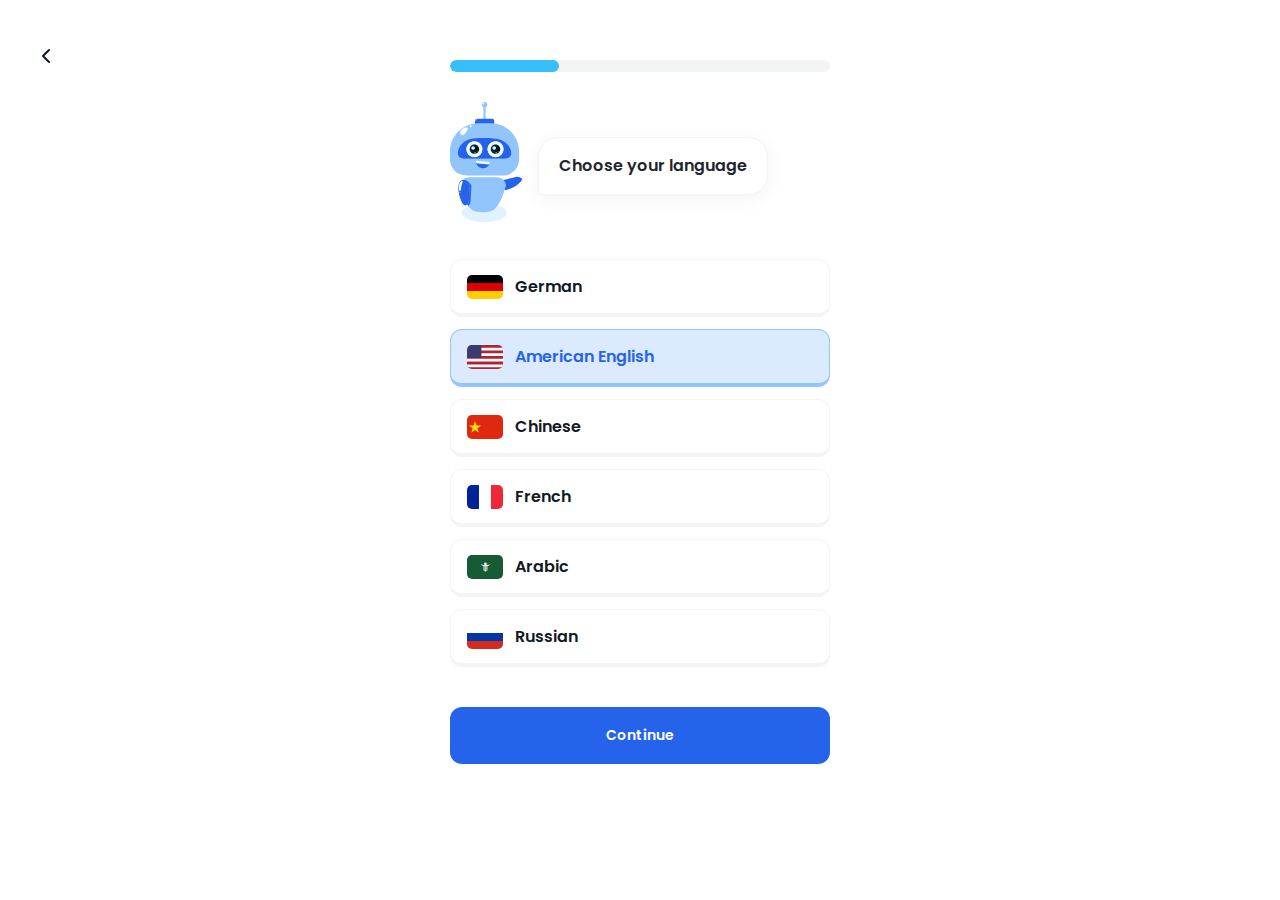
<file: page 2/index.html>
<!DOCTYPE html>
<html lang="en" dir="ltr">

<head>
    <meta charset="UTF-8">
    <meta name="viewport" content="width=device-width, initial-scale=1.0">
    <title>NURAL - Choose Language</title>
    <link rel="preconnect" href="https://fonts.googleapis.com">
    <link rel="preconnect" href="https://fonts.gstatic.com" crossorigin>
    <link
        href="https://fonts.googleapis.com/css2?family=Poppins:wght@400;600;700&family=Quicksand:wght@600;700&display=swap"
        rel="stylesheet">
    <style>
        * {
            margin: 0;
            padding: 0;
            box-sizing: border-box;
        }

        body {
            font-family: 'Poppins', sans-serif;
            background: #ffffff;
            color: #1E252D;
            display: flex;
            justify-content: center;
            align-items: center;
            padding: 20px;
        }

        .container {
            max-width: 440px;
            width: 100%;
            background: white;
            border-radius: 20px;
            padding: 40px 30px;
        }

        .header {
            text-align: center;
            margin-bottom: 30px;
        }

        .progress-bar {
            display: flex;
            align-items: center;
            gap: 8px;
            margin-bottom: 20px;
        }

        .progress-track {
            flex: 1;
            height: 12px;
            background: #f3f4f6;
            border-radius: 16px;
            position: relative;
            overflow: hidden;
        }

        .progress-fill {
            position: absolute;
            width: 0%;
            height: 100%;
            background: #36bffa;
            border-radius: 16px;
            left: 0;
            top: 0;
            transition: width 0.5s ease;
        }

        .progress-text {
            font-family: 'Quicksand', sans-serif;
            font-weight: 700;
            font-size: 20px;
            color: #111927;
        }

        .message-section {
            display: flex;
            align-items: center;
            gap: 16px;
            margin-bottom: 30px;
        }

        .character {
            width: 72px;
            height: 120px;
            flex-shrink: 0;
        }

        .message-bubble {
            background: white;
            color: #1E252D;
            padding: 16px 20px;
            border-radius: 20px 20px 20px 4px;
            font-size: 16px;
            font-weight: 600;
            line-height: 1.5;
            box-shadow: 0 4px 20px rgba(0, 0, 0, 0.05);
            border: 1px solid #f3f4f6;
        }

        .language-list {
            display: flex;
            flex-direction: column;
            gap: 12px;
            margin-bottom: 40px;
        }

        .language-option {
            display: flex;
            align-items: center;
            gap: 12px;
            padding: 14px 16px;
            border: 1.5px solid #f3f4f6;
            border-bottom: 4px solid #f3f4f6;
            border-radius: 12px;
            cursor: pointer;
            transition: all 0.3s ease;
            background: white;
        }

        .language-option:hover {
            background: #f9fafb;
            transform: translateY(-2px);
        }

        .language-option.selected {
            background: #dbeafe;
            border-color: #93c5fd;
            border-bottom-color: #93c5fd;
        }

        .language-option .flag {
            width: 36px;
            height: 24px;
            border-radius: 5px;
            overflow: hidden;
            flex-shrink: 0;
        }

        .language-option .flag img {
            width: 100%;
            height: 100%;
            object-fit: cover;
        }

        .language-option .name {
            font-size: 16px;
            font-weight: 600;
            color: #111927;
        }

        .language-option.selected .name {
            color: #2563eb;
        }

        .btn-continue {
            width: 100%;
            padding: 18px;
            background: #2563EB;
            color: white;
            border: none;
            border-radius: 12px;
            font-size: 14px;
            font-weight: 600;
            font-family: 'Poppins', sans-serif;
            cursor: pointer;
            transition: all 0.3s ease;
        }

        .btn-continue:hover {
            background: #1d4ed8;
            transform: translateY(-2px);
            box-shadow: 0 4px 20px rgba(37, 99, 235, 0.3);
        }

        .bottom-indicator {
            width: 134px;
            height: 5px;
            background: rgba(17, 25, 39, 0.5);
            border-radius: 10px;
            margin: 30px auto 0;
        }

        @media (max-width: 480px) {
            .container {
                padding: 30px 20px;
            }
        }

        /* Mobile adjustment for back button */
        @media (max-width: 768px) {
            .back-btn {
                position: fixed !important;
                left: 10px !important;
                top: 10px !important;
            }
        }

        .back-btn {
            position: absolute;
            top: 40px;
            left: 30px;
            display: flex;
            align-items: center;
            justify-content: center;
            width: 32px;
            height: 32px;
            border-radius: 50%;

            color: #111927;
            text-decoration: none;
            transition: all 0.3s ease;
            z-index: 10;
        }

        .back-btn:hover {
            background: #e5e7eb;
            transform: translateX(-2px);
        }
    </style>
</head>

<body>
    <div class="container">
        <div class="header">

            <div class="progress-bar">
                <div class="progress-track">
                    <div class="progress-fill"></div>
                </div>
            </div>

        </div>
        <a href="../index.html" class="back-btn">
            <svg xmlns="http://www.w3.org/2000/svg" width="24" height="24" viewBox="0 0 24 24" fill="none"
                stroke="currentColor" stroke-width="2" stroke-linecap="round" stroke-linejoin="round">
                <path d="M15 18l-6-6 6-6" />
            </svg>
        </a>
        <div class="message-section">
            <div class="N_boot_icon">
                <svg xmlns="http://www.w3.org/2000/svg" width="72" height="120" viewBox="0 0 72 120" fill="none">
                    <path
                        d="M35.6619 120V119.954H36.9508V119.908H37.6874V119.863H38.4239V119.817H39.0224V119.771H39.4827V119.725H39.897V119.679H40.3574V119.634H40.7717V119.588H41.186V119.542H41.4622V119.496H41.7844V119.45H42.1066V119.404H42.3828V119.359H42.7051V119.313H43.0273V119.267H43.2575V119.221H43.4877V119.175H43.7639V119.13H43.994V119.084H44.2242V119.038H44.4544V118.992H44.6845V118.946H44.9147V118.901H45.1449V118.855H45.329V118.809H45.5131V118.763H45.6973V118.717H45.8814V118.672H46.0656V118.626H46.2497V118.58H46.4338V118.534H46.618V118.488H46.8021V118.442H46.9862V118.397H47.1243V118.351H47.2624V118.305H47.4466V118.259H47.5847V118.213H47.7228V118.168H47.8609V118.122H48.045V118.076H48.1831V118.03H48.3212V117.984H48.5054V117.939H48.6435V117.893H48.7816V117.847H48.8736V117.801H49.0117V117.755H49.1498V117.709H49.2419V117.664H49.38V117.618H49.5181V117.572H49.6562V117.526H49.7483V117.48H49.8864V117.435H50.0245V117.389H50.1165V117.343H50.2546V117.297H50.3467V117.251H50.4848V117.206H50.5769V117.16H50.6689V117.114H50.761V117.068H50.8531V117.022H50.9912V116.977H51.0832V116.931H51.1753V116.885H51.2674V116.839H51.4055V116.793H51.4976V116.747H51.5896V116.702H51.6817V116.656H51.7738V116.61H51.8658V116.564H51.9579V116.518H52.05V116.473H52.142V116.427H52.1881V116.381H52.2801V116.335H52.3722V116.289H52.4643V116.244H52.5563V116.198H52.6484V116.152H52.6944V116.106H52.7865V116.06H52.8786V116.015H52.9706V115.969H53.0627V115.923H53.1087V115.877H53.2008V115.831H53.2468V115.785H53.3389V115.74H53.3849V115.694H53.477V115.648H53.523V115.602H53.6151V115.556H53.6611V115.511H53.7532V115.465H53.7992V115.419H53.8913V115.373H53.9373V115.327H54.0294V115.282H54.0754V115.236H54.1675V115.19H54.2136V115.144H54.2596V115.098H54.3056V115.052H54.3517V115.007H54.4437V114.961H54.4898V114.915H54.5358V114.869H54.5818V114.823H54.6279V114.778H54.7199V114.732H54.766V114.686H54.812V114.64H54.858V114.594H54.9041V114.549H54.9501V114.503H55.0422V114.457H55.0882V114.411H55.1342V114.365H55.1803V114.32H55.2263V114.274H55.2723V114.228H55.3184V114.136H55.3644V114.09H55.4104V114.045H55.4565V113.999H55.5025V113.953H55.5485V113.907H55.5946V113.861H55.6406V113.816H55.6866V113.77H55.7327V113.678H55.7787V113.632H55.8247V113.587H55.8708V113.541H55.9168V113.495H55.9628V113.403H56.0089V113.312H56.0549V113.266H56.1009V113.174H56.147V113.128H56.193V113.037H56.239V112.945H56.2851V112.899H56.3311V112.808H56.3771V112.762H56.4232V112.67H56.4692V112.579H56.5152V112.441H56.5613V112.304H56.6073V112.212H56.6533V112.075H56.6994V111.937H56.7454V111.846H56.7914V111.663H56.8375V111.388H56.8835V111.113H56.9296V110.426H56.8835V110.151H56.8375V109.876H56.7914V109.739H56.7454V109.601H56.6994V109.464H56.6533V109.326H56.6073V109.235H56.5613V109.097H56.5152V108.96H56.4692V108.868H56.4232V108.776H56.3771V108.731H56.3311V108.639H56.2851V108.593H56.239V108.502H56.193V108.456H56.147V108.364H56.1009V108.273H56.0549V108.227H56.0089V108.135H55.9628V108.089H55.9168V107.998H55.8708V107.952H55.8247V107.906H55.7787V107.86H55.7327V107.814H55.6866V107.723H55.6406V107.677H55.5946V107.631H55.5485V107.585H55.5025V107.54H55.4565V107.494H55.4104V107.448H55.3644V107.402H55.3184V107.356H55.2723V107.265H55.2263V107.219H55.1803V107.173H55.1342V107.127H55.0882V107.082H54.9961V107.036H54.9501V106.99H54.9041V106.944H54.858V106.898H54.812V106.852H54.766V106.807H54.6739V106.761H54.6279V106.715H54.5818V106.669H54.5358V106.623H54.4898V106.578H54.3977V106.532H54.3517V106.486H54.3056V106.44H54.2596V106.394H54.2136V106.349H54.1215V106.303H54.0754V106.257H53.9834V106.211H53.9373V106.165H53.8453V106.119H53.7992V106.074H53.7072V106.028H53.6611V105.982H53.5691V105.936H53.523V105.89H53.477V105.845H53.3849V105.799H53.3389V105.753H53.2468V105.707H53.2008V105.661H53.1087V105.616H53.0627V105.57H52.9706V105.524H52.8786V105.478H52.7865V105.432H52.6944V105.387H52.6024V105.341H52.5563V105.295H52.4643V105.249H52.3722V105.203H52.2801V105.157H52.1881V105.112H52.096V105.066H52.05V105.02H51.9579V104.974H51.8658V104.928H51.7738V104.883H51.6817V104.837H51.5896V104.791H51.4976V104.745H51.3595V104.699H51.2674V104.654H51.1753V104.608H51.0832V104.562H50.9451V104.516H50.8531V104.47H50.761V104.425H50.6689V104.379H50.5769V104.333H50.4388V104.287H50.3467V104.241H50.2546V104.195H50.1165V104.15H49.9784V104.104H49.8864V104.058H49.7483V104.012H49.6102V103.966H49.5181V103.921H49.38V103.875H49.2419V103.829H49.1038V103.783H49.0117V103.737H48.8736V103.692H48.7355V103.646H48.5974V103.6H48.4593V103.554H48.3212V103.508H48.1831V103.462H47.999V103.417H47.8609V103.371H47.7228V103.325H47.5847V103.279H47.4005V103.233H47.2624V103.188H47.1243V103.142H46.9402V103.096H46.7561V103.05H46.5719V103.004H46.3878V102.959H46.2037V102.913H46.0195V102.867H45.8354V102.821H45.6512V102.775H45.4671V102.73H45.283V102.684H45.0988V102.638H44.8687V102.592H44.6385V102.546H44.4083V102.5H44.1782V102.455H43.948V102.409H43.7178V102.363H43.4877V102.317H43.2575V102.271H42.9813V102.226H42.659V102.18H42.3828V102.134H42.0606V102.088H41.7384V102.042H41.4622V101.997H41.1399V101.951H40.7256V101.905H40.3113V101.859H39.851V101.813H39.4367V101.768H38.9763V101.722H38.3319V101.676H37.5953V101.63H36.8588V101.584H35.4778V101.538H33.1761V101.584H31.749V101.63H31.0125V101.676H30.2759V101.722H29.6315V101.768H29.1711V101.813H28.7568V101.859H28.2965V101.905H27.8822V101.951H27.4679V101.997H27.1917V102.042H26.8694V102.088H26.5472V102.134H26.271V102.18H25.9487V102.226H25.6265V102.271H25.3503V102.317H25.1201V102.363H24.89V102.409H24.6598V102.455H24.4296V102.5H24.1995V102.546H23.9693V102.592H23.7391V102.638H23.509V102.684H23.3248V102.73H23.1407V102.775H22.9565V102.821H22.7724V102.867H22.5883V102.913H22.4041V102.959H22.22V103.004H22.0359V103.05H21.8517V103.096H21.6676V103.142H21.4835V103.188H21.3454V103.233H21.2073V103.279H21.0692V103.325H20.885V103.371H20.7469V103.417H20.6088V103.462H20.4707V103.508H20.2866V103.554H20.1485V103.6H20.0104V103.646H19.8723V103.692H19.7342V103.737H19.5961V103.783H19.504V103.829H19.3659V103.875H19.2278V103.921H19.1357V103.966H18.9976V104.012H18.8595V104.058H18.7675V104.104H18.6294V104.15H18.4913V104.195H18.3532V104.241H18.2611V104.287H18.169V104.333H18.077V104.379H17.9389V104.425H17.8468V104.47H17.7547V104.516H17.6627V104.562H17.5245V104.608H17.4325V104.654H17.3404V104.699H17.2483V104.745H17.1563V104.791H17.0182V104.837H16.9261V104.883H16.834V104.928H16.742V104.974H16.6499V105.02H16.6039V105.066H16.5118V105.112H16.4197V105.157H16.3277V105.203H16.2356V105.249H16.1435V105.295H16.0975V105.341H16.0054V105.387H15.9134V105.432H15.8213V105.478H15.7292V105.524H15.6372V105.57H15.5911V105.616H15.4991V105.661H15.453V105.707H15.361V105.753H15.3149V105.799H15.2229V105.845H15.1768V105.89H15.0848V105.936H15.0387V105.982H14.9467V106.028H14.9006V106.074H14.8085V106.119H14.7625V106.165H14.6704V106.211H14.6244V106.257H14.5323V106.303H14.4863V106.349H14.3942V106.394H14.3482V106.44H14.3022V106.486H14.2561V106.532H14.2101V106.578H14.1641V106.623H14.072V106.669H14.026V106.715H13.9799V106.761H13.9339V106.807H13.8879V106.852H13.7958V106.898H13.7498V106.944H13.7037V106.99H13.6577V107.036H13.6117V107.082H13.5656V107.127H13.4736V107.173H13.4275V107.219H13.3815V107.311H13.3355V107.356H13.2894V107.402H13.2434V107.448H13.1974V107.494H13.1513V107.54H13.1053V107.585H13.0593V107.631H13.0132V107.723H12.9672V107.769H12.9212V107.814H12.8751V107.86H12.8291V107.906H12.7831V107.952H12.737V107.998H12.691V108.089H12.645V108.135H12.5989V108.227H12.5529V108.318H12.5069V108.364H12.4608V108.456H12.4148V108.502H12.3688V108.593H12.3227V108.685H12.2767V108.731H12.2307V108.822H12.1846V108.868H12.1386V109.006H12.0925V109.143H12.0465V109.235H12.0005V109.372H11.9544V109.509H11.9084V109.601H11.8624V109.739H11.8163V109.922H11.7703V110.197H11.7243V110.471H11.6782V111.067H11.7243V111.342H11.7703V111.617H11.8163V111.8H11.8624V111.937H11.9084V112.075H11.9544V112.166H12.0005V112.304H12.0465V112.441H12.0925V112.533H12.1386V112.67H12.1846V112.716H12.2307V112.808H12.2767V112.899H12.3227V112.945H12.3688V113.037H12.4148V113.083H12.4608V113.174H12.5069V113.22H12.5529V113.312H12.5989V113.403H12.645V113.449H12.691V113.541H12.737V113.587H12.7831V113.632H12.8291V113.678H12.8751V113.724H12.9212V113.77H12.9672V113.861H13.0132V113.907H13.0593V113.953H13.1053V113.999H13.1513V114.045H13.1974V114.09H13.2434V114.136H13.2894V114.182H13.3355V114.274H13.3815V114.32H13.4275V114.365H13.4736V114.411H13.5196V114.457H13.6117V114.503H13.6577V114.549H13.7037V114.594H13.7498V114.64H13.7958V114.686H13.8418V114.732H13.9339V114.778H13.9799V114.823H14.026V114.869H14.072V114.915H14.118V114.961H14.2101V115.007H14.2561V115.052H14.3022V115.098H14.3482V115.144H14.3942V115.19H14.4863V115.236H14.5323V115.282H14.6244V115.327H14.6704V115.373H14.7625V115.419H14.8085V115.465H14.9006V115.511H14.9467V115.556H15.0387V115.602H15.0848V115.648H15.1308V115.694H15.2229V115.74H15.2689V115.785H15.361V115.831H15.407V115.877H15.4991V115.923H15.5451V115.969H15.6372V116.015H15.7292V116.06H15.8213V116.106H15.9134V116.152H16.0054V116.198H16.0515V116.244H16.1435V116.289H16.2356V116.335H16.3277V116.381H16.4197V116.427H16.5118V116.473H16.5578V116.518H16.6499V116.564H16.742V116.61H16.834V116.656H16.9261V116.702H17.0182V116.747H17.1102V116.793H17.2483V116.839H17.3404V116.885H17.4325V116.931H17.5245V116.977H17.6166V117.022H17.7547V117.068H17.8468V117.114H17.9389V117.16H18.0309V117.206H18.169V117.251H18.2611V117.297H18.3532V117.343H18.4913V117.389H18.6294V117.435H18.7214V117.48H18.8595V117.526H18.9976V117.572H19.0897V117.618H19.2278V117.664H19.3659V117.709H19.458V117.755H19.5961V117.801H19.7342V117.847H19.8262V117.893H19.9643V117.939H20.1485V117.984H20.2866V118.03H20.4247V118.076H20.5628V118.122H20.7469V118.168H20.885V118.213H21.0231V118.259H21.1612V118.305H21.3454V118.351H21.4835V118.397H21.6216V118.442H21.8057V118.488H21.9898V118.534H22.174V118.58H22.3581V118.626H22.5422V118.672H22.7264V118.717H22.9105V118.763H23.0946V118.809H23.2788V118.855H23.4629V118.901H23.6931V118.946H23.9233V118.992H24.1534V119.038H24.3836V119.084H24.6598V119.13H24.89V119.175H25.1201V119.221H25.3503V119.267H25.5805V119.313H25.9027V119.359H26.225V119.404H26.5012V119.45H26.8234V119.496H27.1456V119.542H27.4218V119.588H27.8361V119.634H28.2504V119.679H28.7108V119.725H29.1251V119.771H29.5854V119.817H30.1839V119.863H30.9204V119.908H31.6569V119.954H32.9459V120"
                        fill="#E0F2FE" />
                    <path d="M33.4441 18.1655H35.6499V3.7696H33.4441V18.1655Z" fill="#93C5FD" />
                    <path
                        d="M26.9262 26.1178H42.1662C43.29 26.1178 44.2008 25.2123 44.2008 24.0951V18.6803C44.2008 17.563 43.29 16.6575 42.1662 16.6575H26.9262C25.8028 16.6575 24.8916 17.563 24.8916 18.6803V24.0951C24.8916 25.2123 25.8028 26.1178 26.9262 26.1178Z"
                        fill="#2563EB" />
                    <path
                        d="M15.9287 73.4189H53.1647C61.9252 73.4189 69.0934 66.2926 69.0934 57.5833V49.3568C69.0934 33.8606 56.3398 21.1821 40.7525 21.1821H28.3408C12.7531 21.1821 0 33.8606 0 49.3568V57.5833C0 66.3288 7.13171 73.4189 15.9287 73.4189ZM34.5465 36.1135C38.0936 36.1135 41.5066 36.2085 44.7736 36.3777C53.3246 36.8197 60.3005 42.7065 61.363 50.3634L61.386 50.5282C61.6995 52.7887 60.4464 54.9923 58.2258 56.0836C57.3218 56.5278 56.3083 56.7607 55.2781 56.7607H13.8153C12.7851 56.7607 11.7721 56.5278 10.8676 56.0836C8.64697 54.9923 7.39386 52.7887 7.70737 50.5278C7.71502 50.4727 7.72268 50.4176 7.73034 50.3621C8.79652 42.6765 15.8237 36.813 24.4076 36.3728C27.2954 36.225 30.2944 36.1346 33.397 36.1167C33.7821 36.1144 34.1645 36.1135 34.5465 36.1135Z"
                        fill="#93C5FD" />
                    <path
                        d="M13.8152 56.7607H55.2781C56.3083 56.7607 57.3217 56.5279 58.2258 56.0836C60.4464 54.9924 61.6995 52.7887 61.386 50.5282L61.363 50.3634C60.3004 42.7065 53.3246 36.8197 44.7736 36.3778C41.5066 36.2085 38.0936 36.1136 34.5464 36.1136C34.1645 36.1136 33.7821 36.1144 33.3969 36.1167C30.2944 36.1346 27.2954 36.2251 24.4076 36.3728C15.8237 36.813 8.7965 42.6765 7.73032 50.3621C7.72266 50.4176 7.715 50.4727 7.70735 50.5278C7.39384 52.7887 8.64695 54.9924 10.8676 56.0836C11.7721 56.5279 12.7851 56.7607 13.8152 56.7607ZM24.3527 39.5276C28.6705 39.5276 32.1713 43.0079 32.1713 47.3005C32.1713 51.5931 28.6705 55.0734 24.3527 55.0734C20.0348 55.0734 16.5345 51.5931 16.5345 47.3005C16.5345 43.0079 20.0348 39.5276 24.3527 39.5276ZM45.4744 39.5276C49.7927 39.5276 53.2931 43.0079 53.2931 47.3005C53.2931 51.5931 49.7927 55.0734 45.4744 55.0734C41.1566 55.0734 37.6558 51.5931 37.6558 47.3005C37.6558 43.0079 41.1566 39.5276 45.4744 39.5276Z"
                        fill="#2563EB" />
                    <path
                        d="M37.5602 47.3168C37.5602 51.7137 41.1455 55.2792 45.5691 55.2792C49.9927 55.2792 53.5786 51.7137 53.5786 47.3168C53.5786 42.9192 49.9927 39.3544 45.5691 39.3544C41.1455 39.3544 37.5602 42.9192 37.5602 47.3168Z"
                        fill="#EEFDFF" />
                    <path
                        d="M40.7612 47.3007C40.7612 49.8885 42.8715 51.9865 45.4745 51.9865C48.078 51.9865 50.1883 49.8885 50.1883 47.3007C50.1883 44.7124 48.078 42.6144 45.4745 42.6144C42.8715 42.6144 40.7612 44.7124 40.7612 47.3007Z"
                        fill="url(#paint0_linear_1_1007)" />
                    <path
                        d="M42.4552 46.0859C42.4552 47.0446 43.2367 47.822 44.2011 47.822C45.1655 47.822 45.9474 47.0446 45.9474 46.0859C45.9474 45.1276 45.1655 44.3502 44.2011 44.3502C43.2367 44.3502 42.4552 45.1276 42.4552 46.0859Z"
                        fill="#EEFDFF" />
                    <path
                        d="M45.4749 50.8943C45.4749 51.2767 45.787 51.5866 46.1716 51.5866C46.5562 51.5866 46.8683 51.2767 46.8683 50.8943C46.8683 50.5118 46.5562 50.2015 46.1716 50.2015C45.787 50.2015 45.4749 50.5118 45.4749 50.8943Z"
                        fill="#EEFDFF" />
                    <path
                        d="M47.8993 49.855C47.8993 50.0458 48.0551 50.2012 48.2474 50.2012C48.4397 50.2012 48.5955 50.0458 48.5955 49.855C48.5955 49.6634 48.4397 49.5084 48.2474 49.5084C48.0551 49.5084 47.8993 49.6634 47.8993 49.855Z"
                        fill="#EEFDFF" />
                    <path
                        d="M16.3866 47.3168C16.3866 51.7137 19.9725 55.2792 24.3959 55.2792C28.8193 55.2792 32.4051 51.7137 32.4051 47.3168C32.4051 42.9192 28.8193 39.3544 24.3959 39.3544C19.9725 39.3544 16.3866 42.9192 16.3866 47.3168Z"
                        fill="#EEFDFF" />
                    <path
                        d="M19.639 47.3007C19.639 49.8885 21.7497 51.9865 24.3528 51.9865C26.9558 51.9865 29.0666 49.8885 29.0666 47.3007C29.0666 44.7124 26.9558 42.6144 24.3528 42.6144C21.7497 42.6144 19.639 44.7124 19.639 47.3007Z"
                        fill="url(#paint1_linear_1_1007)" />
                    <path
                        d="M21.333 46.0859C21.333 47.0446 22.1149 47.822 23.0793 47.822C24.0437 47.822 24.8252 47.0446 24.8252 46.0859C24.8252 45.1276 24.0437 44.3502 23.0793 44.3502C22.1149 44.3502 21.333 45.1276 21.333 46.0859Z"
                        fill="#EEFDFF" />
                    <path
                        d="M24.3532 50.8943C24.3532 51.2767 24.6652 51.5866 25.0498 51.5866C25.4345 51.5866 25.7461 51.2767 25.7461 50.8943C25.7461 50.5118 25.4345 50.2015 25.0498 50.2015C24.6652 50.2015 24.3532 50.5118 24.3532 50.8943Z"
                        fill="#EEFDFF" />
                    <path
                        d="M26.7776 49.855C26.7776 50.0458 26.9334 50.2012 27.1257 50.2012C27.318 50.2012 27.4743 50.0458 27.4743 49.855C27.4743 49.6634 27.318 49.5084 27.1257 49.5084C26.9334 49.5084 26.7776 49.6634 26.7776 49.855Z"
                        fill="#EEFDFF" />
                    <path
                        d="M31.7196 2.81086C31.7196 4.36294 32.9854 5.62125 34.5466 5.62125C36.1082 5.62125 37.3739 4.36294 37.3739 2.81086C37.3739 1.25834 36.1082 1.71661e-05 34.5466 1.71661e-05C32.9854 1.71661e-05 31.7196 1.25834 31.7196 2.81086Z"
                        fill="#93C5FD" />
                    <path
                        d="M32.5818 1.7133C32.5818 2.18662 32.9673 2.57038 33.4433 2.57038C33.9189 2.57038 34.3053 2.18662 34.3053 1.7133C34.3053 1.23997 33.9189 0.856649 33.4433 0.856649C32.9673 0.856649 32.5818 1.23997 32.5818 1.7133Z"
                        fill="white" />
                    <path
                        d="M10.203 30.1939C10.1656 31.5064 11.243 33.0755 12.4776 33.2098C13.6344 33.3357 14.5582 32.1607 15.5104 30.9485C16.4496 29.7542 18.5036 26.6863 17.6856 25.8185C16.6072 24.6739 10.2912 27.0983 10.203 30.1939Z"
                        fill="white" />
                    <path
                        d="M19.7888 24.2157C19.7888 24.7553 20.2288 25.1924 20.7715 25.1924C21.3142 25.1924 21.7542 24.7553 21.7542 24.2157C21.7542 23.6761 21.3142 23.2386 20.7715 23.2386C20.2288 23.2386 19.7888 23.6761 19.7888 24.2157Z"
                        fill="white" />
                    <path
                        d="M25.4507 19.4585C25.521 19.4688 25.566 19.0577 25.9097 18.4231C25.9097 18.4231 26.071 18.1263 26.2547 17.8746C26.847 17.0645 28.8546 17.0824 29.0127 17.0838C32.1401 17.1107 34.1504 16.9136 34.1499 16.932C34.1495 16.9481 32.6829 16.9181 31.6086 16.8966C28.5767 16.8353 26.77 16.6732 25.9962 17.4805C25.675 17.8155 25.5133 18.2516 25.5133 18.2516C25.2944 18.8436 25.3669 19.4464 25.4507 19.4585Z"
                        fill="white" />
                    <path
                        d="M26.1013 60.0969C26.1774 60.8416 26.8013 61.4152 27.5508 61.4873L37.9081 62.4801C38.6571 62.5522 39.3796 62.1079 39.5981 61.3915C39.6949 61.0735 39.7697 60.7448 39.8206 60.4077C39.8346 60.3141 39.8098 60.2191 39.7512 60.1448C39.6927 60.0705 39.6062 60.0234 39.5116 60.0145L26.445 58.7611C26.3522 58.7521 26.2594 58.7817 26.1887 58.843C26.118 58.9039 26.0756 58.9913 26.072 59.0844C26.0567 59.4261 26.0671 59.7646 26.1013 60.0969Z"
                        fill="#EEFDFF" />
                    <path
                        d="M26.101 60.0968C26.4316 63.2887 28.9842 65.9133 32.3192 66.2299C35.6083 66.5465 38.5789 64.5184 39.5555 61.5159C39.2946 62.158 38.6163 62.5485 37.9087 62.4786L27.5491 61.4872C26.8001 61.4133 26.1794 60.8415 26.101 60.0968Z"
                        fill="#2563EB" />
                    <path
                        d="M63.8225 75.4277C54.1736 78.0668 51.8939 77.3276 50.1747 79.9106C49.9768 80.2069 48.9686 81.7217 49.1707 83.6668C49.3317 85.2164 50.1957 86.4118 50.7398 86.938C54.0453 90.1329 63.1409 86.2243 68.3504 81.9494C69.4861 81.0177 72.5329 78.5172 71.9192 76.7412C71.6681 76.0133 70.8867 75.6516 70.3262 75.4017C67.8478 74.2946 65.2776 75.03 63.8225 75.4277Z"
                        fill="#2563EB" />
                    <path
                        d="M9.7825 83.2229C9.7825 83.3174 9.78249 83.4078 9.78654 83.4942C9.81988 84.3581 10.0226 85.0078 10.1217 85.3002C12.9729 93.958 14.681 98.5238 17.0768 102.217C17.4908 102.855 17.925 103.468 18.3925 104.068C19.0047 104.87 19.6749 105.652 20.4199 106.458C22.0748 108.247 24.5779 109.057 25.3846 109.337C28.3345 110.374 30.9407 110.184 32.6744 110.201H32.9767C34.714 110.184 37.3166 110.374 40.2665 109.337C41.0732 109.057 43.5804 108.247 45.2312 106.458C49.7824 101.534 51.5323 97.4419 55.529 85.3002C55.6241 85.0204 55.8146 84.4158 55.8601 83.6053C55.8727 83.3711 55.8768 83.136 55.8641 82.9018C55.7772 81.45 55.1858 80.0269 54.1349 78.7274C52.335 76.4978 49.5549 75.2762 46.6793 75.2637L32.8235 75.2059L19.22 75.1526C16.2823 75.1405 13.436 76.3662 11.5698 78.624C10.668 79.7184 10.0928 80.8988 9.88204 82.1164C9.85321 82.2892 9.82799 82.4656 9.81177 82.6385C9.7951 82.8319 9.7825 83.025 9.7825 83.2229Z"
                        fill="#93C5FD" />
                    <path
                        d="M32.826 75.2084L46.6813 75.2662C49.5569 75.2787 52.3374 76.5003 54.1369 78.7294C55.1878 80.0294 55.7797 81.4525 55.8666 82.9043C55.7963 81.4153 55.1797 79.9551 54.0833 78.6264C52.2217 76.3682 49.3709 75.143 46.4336 75.1551L32.826 75.2084Z"
                        fill="url(#paint2_linear_1_1007)" />
                    <path
                        d="M19.0542 95.5025C19.2569 84.8171 20.7109 82.7048 18.5664 80.1626C18.32 79.8707 17.0619 78.3795 14.9931 77.9993C13.3445 77.6962 11.8477 78.221 11.1401 78.62C6.8389 81.0421 8.11543 91.5435 10.9482 98.1727C11.5658 99.6178 13.2229 103.495 15.2431 103.403C16.0701 103.365 16.6804 102.673 17.1088 102.175C19.0029 99.9693 19.024 97.1132 19.0542 95.5025Z"
                        fill="#2563EB" />
                    <path
                        d="M17.0768 102.217C17.4908 102.855 17.925 103.468 18.3925 104.069C18.5416 103.916 18.674 103.764 18.7934 103.624C20.6884 101.42 20.7091 98.5651 20.7384 96.9525C20.9411 86.2667 22.3973 84.1566 20.2501 81.6145C20.0929 81.4255 19.5177 80.7471 18.5831 80.1833C20.701 82.717 19.2573 84.8476 19.0542 95.5008C19.0254 97.1128 19.0006 99.9671 17.1097 102.176L17.0768 102.217Z"
                        fill="#2563EB" />
                    <path
                        d="M11.0119 86.6049C11.0728 85.4567 11.2894 84.6117 11.7223 82.9231C12.2894 80.7136 13.0002 79.6367 12.5385 79.2103C12.238 78.9327 11.6457 79.1203 11.5119 79.1624C9.48092 79.8068 8.85167 83.5961 8.9386 85.9672C8.99265 87.419 9.3494 89.0422 9.88406 89.1139C9.96874 89.1251 10.1782 89.1143 10.3282 88.9822C10.9255 88.4574 10.9656 87.4772 11.0119 86.6049Z"
                        fill="white" />
                    <path
                        d="M9.61685 90.6562C9.61685 90.8877 9.80554 91.0754 10.0384 91.0754C10.2712 91.0754 10.4599 90.8877 10.4599 90.6562C10.4599 90.4252 10.2712 90.2375 10.0384 90.2375C9.80554 90.2375 9.61685 90.4252 9.61685 90.6562Z"
                        fill="white" />
                    <defs>
                        <linearGradient id="paint0_linear_1_1007" x1="50.1883" y1="47.3007" x2="40.7613" y2="47.3007"
                            gradientUnits="userSpaceOnUse">
                            <stop stop-color="#030D14" />
                            <stop offset="1" stop-color="#0B2F45" />
                        </linearGradient>
                        <linearGradient id="paint1_linear_1_1007" x1="29.0666" y1="47.3007" x2="19.6395" y2="47.3007"
                            gradientUnits="userSpaceOnUse">
                            <stop stop-color="#030D14" />
                            <stop offset="1" stop-color="#0B2F45" />
                        </linearGradient>
                        <linearGradient id="paint2_linear_1_1007" x1="55.8666" y1="82.9043" x2="38.6696" y2="68.2823"
                            gradientUnits="userSpaceOnUse">
                            <stop stop-color="#6CEFEF" />
                            <stop offset="0.650677" stop-color="#4648FF" />
                            <stop offset="1" stop-color="#712FFF" />
                        </linearGradient>
                    </defs>
                </svg>
            </div>
            <div class="message-bubble">
                Choose your language
            </div>
        </div>

        <div class="language-list">
            <div class="language-option" data-lang="de">
                <div class="flag">
                    <svg viewBox="0 0 36 24" fill="none">
                        <rect width="36" height="8" fill="#000000" />
                        <rect y="8" width="36" height="8" fill="#DD0000" />
                        <rect y="16" width="36" height="8" fill="#FFCE00" />
                    </svg>
                </div>
                <span class="name">German</span>
            </div>

            <div class="language-option selected" data-lang="en">
                <div class="flag">
                    <svg viewBox="0 0 36 24" fill="none">
                        <rect width="36" height="24" fill="#B22234" />
                        <path d="M0 2.77H36V5.54H0zM0 8.31H36V11.08H0zM0 13.85H36V16.62H0zM0 19.39H36V22.16H0z"
                            fill="#fff" />
                        <rect width="14.4" height="12.92" fill="#3C3B6E" />
                    </svg>
                </div>
                <span class="name">American English</span>
            </div>

            <div class="language-option" data-lang="zh">
                <div class="flag">
                    <svg viewBox="0 0 36 24" fill="none">
                        <rect width="36" height="24" fill="#DE2910" />
                        <path d="M8 6l1.5 4.5h4.7l-3.8 2.8 1.5 4.5L8 15l-3.8 2.8 1.5-4.5L2 10.5h4.7z" fill="#FFDE00" />
                    </svg>
                </div>
                <span class="name">Chinese</span>
            </div>

            <div class="language-option" data-lang="fr">
                <div class="flag">
                    <svg viewBox="0 0 36 24" fill="none">
                        <rect width="12" height="24" fill="#002395" />
                        <rect x="12" width="12" height="24" fill="#FFFFFF" />
                        <rect x="24" width="12" height="24" fill="#ED2939" />
                    </svg>
                </div>
                <span class="name">French</span>
            </div>

            <div class="language-option" data-lang="ar">
                <div class="flag">
                    <svg viewBox="0 0 36 24" fill="none">
                        <rect width="36" height="24" fill="#165B33" />
                        <text x="18" y="16" font-size="12" fill="white" text-anchor="middle"
                            font-family="Arial">🗡</text>
                    </svg>
                </div>
                <span class="name">Arabic</span>
            </div>

            <div class="language-option" data-lang="ru">
                <div class="flag">
                    <svg viewBox="0 0 36 24" fill="none">
                        <rect width="36" height="8" fill="#FFFFFF" />
                        <rect y="8" width="36" height="8" fill="#0039A6" />
                        <rect y="16" width="36" height="8" fill="#D52B1E" />
                    </svg>
                </div>
                <span class="name">Russian</span>
            </div>
        </div>

        <button class="btn-continue" onclick="goToNext()">Continue</button>


    </div>

    <script>
        // تحديد اللغة
        const languageOptions = document.querySelectorAll('.language-option');
        let selectedLanguage = 'en';

        languageOptions.forEach(option => {
            option.addEventListener('click', function () {
                languageOptions.forEach(opt => opt.classList.remove('selected'));
                this.classList.add('selected');
                selectedLanguage = this.dataset.lang;
            });
        });

        // تحريك شريط التقدم
        const progressFill = document.querySelector('.progress-fill');
        // progressFill.style.transition = 'width 0.5s ease';
        setTimeout(() => {
            if (progressFill) progressFill.style.width = '28.57%'; // Increased slightly for step 2
        }, 500);

        function goToNext() {
            console.log('Selected language:', selectedLanguage);
            // alert('تم اختيار اللغة: ' + selectedLanguage);
            window.location.href = '../page 3/index.html';
        }
    </script>
</body>

</html>
</file>
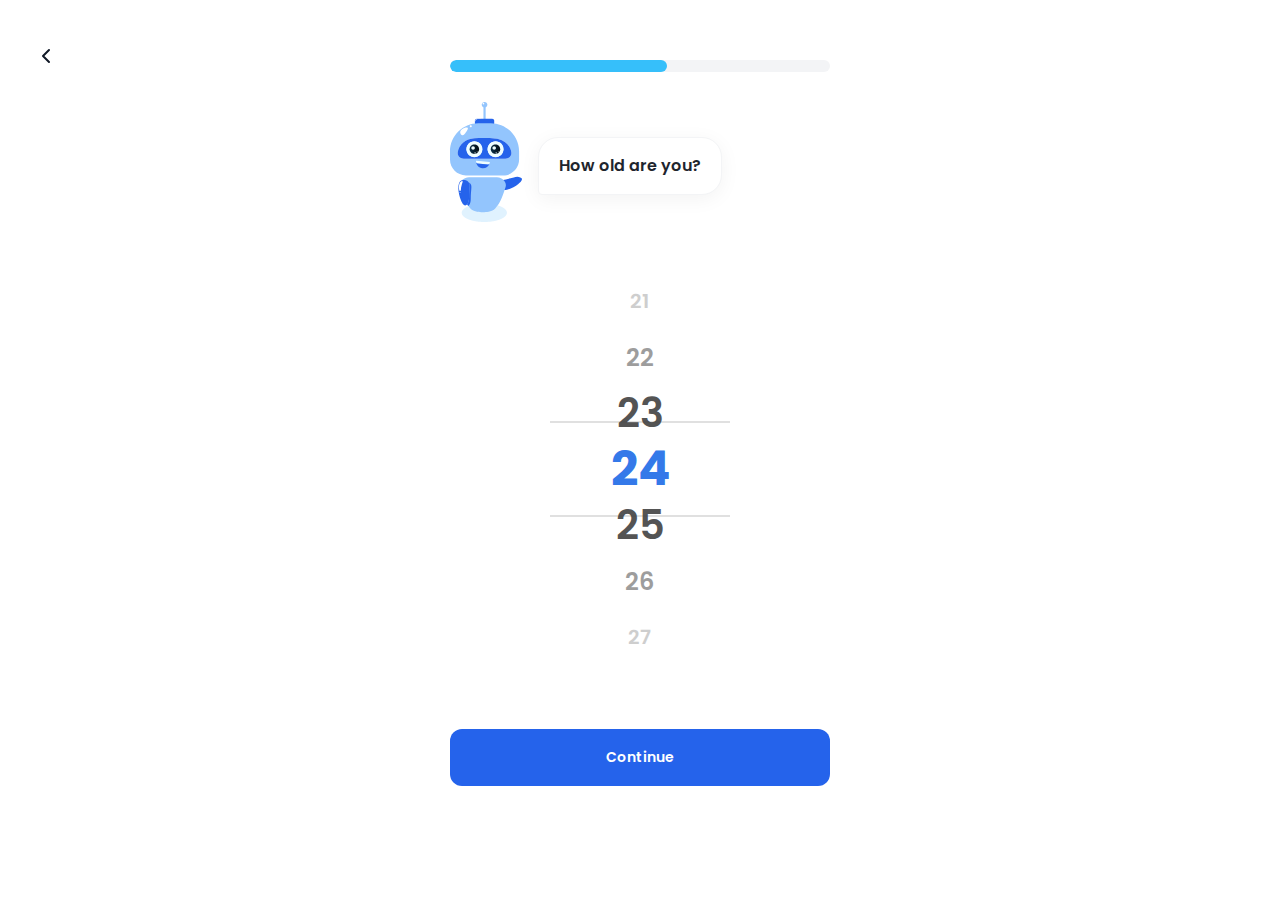
<file: page 3/index.html>
<!DOCTYPE html>
<html lang="en" dir="ltr">

<head>
    <meta charset="UTF-8">
    <meta name="viewport" content="width=device-width, initial-scale=1.0">
    <title>NURAL - How old are you?</title>
    <link rel="preconnect" href="https://fonts.googleapis.com">
    <link rel="preconnect" href="https://fonts.gstatic.com" crossorigin>
    <link
        href="https://fonts.googleapis.com/css2?family=Poppins:wght@400;600;700&family=Quicksand:wght@600;700&family=Urbanist:wght@500&display=swap"
        rel="stylesheet">
    <style>
        * {
            margin: 0;
            padding: 0;
            box-sizing: border-box;
        }

        body {
            font-family: 'Poppins', sans-serif;
            background: #ffffff;
            color: #1E252D;
            display: flex;
            justify-content: center;
            align-items: center;
            padding: 20px;
        }

        .container {
            max-width: 440px;
            width: 100%;
            background: white;
            border-radius: 20px;
            padding: 40px 30px;
        }

        .header {
            text-align: center;
            margin-bottom: 30px;
        }

        .progress-bar {
            display: flex;
            align-items: center;
            gap: 8px;
            margin-bottom: 20px;
        }

        .progress-track {
            flex: 1;
            height: 12px;
            background: #f3f4f6;
            border-radius: 16px;
            position: relative;
            overflow: hidden;
        }

        .progress-fill {
            position: absolute;
            width: 0%;
            height: 100%;
            background: #36bffa;
            border-radius: 16px;
            left: 0;
            top: 0;
            transition: width 0.5s ease;
        }

        .progress-text {
            font-family: 'Quicksand', sans-serif;
            font-weight: 700;
            font-size: 20px;
            color: #111927;
        }

        .message-section {
            display: flex;
            align-items: center;
            gap: 16px;
            margin-bottom: 30px;
        }

        .character {
            width: 72px;
            height: 120px;
            flex-shrink: 0;
        }

        .message-bubble {
            background: white;
            color: #1E252D;
            padding: 16px 20px;
            border-radius: 20px 20px 20px 4px;
            font-size: 16px;
            font-weight: 600;
            line-height: 1.5;
            box-shadow: 0 4px 20px rgba(0, 0, 0, 0.05);
            border: 1px solid #f3f4f6;
        }

        .age-picker {
            height: 400px;
            position: relative;
            margin: 40px 0;
            overflow: hidden;
        }

        .age-list {
            display: flex;
            flex-direction: column;
            align-items: center;
            gap: 0;
            transition: transform 0.3s ease;
            padding: 172px 0;
        }

        .age-item {
            font-family: 'Poppins', sans-serif;
            font-weight: 600;
            text-align: center;
            transition: all 0.3s ease;
            cursor: pointer;
            user-select: none;
            height: 56px;
            display: flex;
            align-items: center;
            justify-content: center;
            width: 100%;
        }

        .age-item.small {
            font-size: 20px;
            color: #9e9e9e;
            opacity: 0.5;
        }

        .age-item.medium-small {
            font-size: 24px;
            color: #757575;
            opacity: 0.7;
        }

        .age-item.medium {
            font-size: 32px;
            color: #616161;
            opacity: 0.8;
        }

        .age-item.large {
            font-size: 40px;
            color: #424242;
            opacity: 0.9;
        }

        .age-item.selected {
            font-size: 48px;
            font-weight: 700;
            color: #3479e9;
            opacity: 1;
            position: relative;
        }

        .age-item.selected::after {
            content: 'years';
            position: absolute;
            right: -60px;
            top: 50%;
            transform: translateY(-50%);
            font-family: 'Urbanist', sans-serif;
            font-size: 18px;
            font-weight: 500;
            color: #212121;
            letter-spacing: 0.2px;
        }

        .picker-lines {
            position: absolute;
            left: 50%;
            top: 50%;
            transform: translate(-50%, -50%);
            width: 180px;
            pointer-events: none;
        }

        .picker-line {
            height: 2px;
            background: #e0e0e0;
            width: 100%;
        }

        .picker-line.top {
            position: absolute;
            top: -48px;
        }

        .picker-line.bottom {
            position: absolute;
            bottom: -48px;
        }

        .btn-continue {
            width: 100%;
            padding: 18px;
            background: #2563EB;
            color: white;
            border: none;
            border-radius: 12px;
            font-size: 14px;
            font-weight: 600;
            font-family: 'Poppins', sans-serif;
            cursor: pointer;
            transition: all 0.3s ease;
            margin-top: 20px;
        }

        .btn-continue:hover {
            background: #1d4ed8;
            transform: translateY(-2px);
            box-shadow: 0 4px 20px rgba(37, 99, 235, 0.3);
        }

        .bottom-indicator {
            width: 134px;
            height: 5px;
            background: rgba(17, 25, 39, 0.5);
            border-radius: 10px;
            margin: 30px auto 0;
        }

        [dir="rtl"] .age-item.selected::after {
            right: auto;
            left: -60px;
        }

        @media (max-width: 480px) {
            .container {
                padding: 30px 20px;
            }
        }

        /* Mobile adjustment for back button */
        @media (max-width: 768px) {
            .back-btn {
                position: fixed !important;
                left: 10px !important;
                top: 10px !important;
            }
        }

        .back-btn {
            position: absolute;
            top: 40px;
            left: 30px;
            display: flex;
            align-items: center;
            justify-content: center;
            width: 32px;
            height: 32px;
            border-radius: 50%;
            color: #111927;
            text-decoration: none;
            transition: all 0.3s ease;
            z-index: 10;
        }

        .back-btn:hover {
            background: #e5e7eb;
            transform: translateX(-2px);
        }
    </style>
</head>

<body>
    <div class="container">
        <a href="../page 2/index.html" class="back-btn">
            <svg xmlns="http://www.w3.org/2000/svg" width="24" height="24" viewBox="0 0 24 24" fill="none"
                stroke="currentColor" stroke-width="2" stroke-linecap="round" stroke-linejoin="round">
                <path d="M15 18l-6-6 6-6" />
            </svg>
        </a>
        <div class="header">
            <div class="progress-bar">
                <div class="progress-track">
                    <div class="progress-fill"></div>
                </div>
            </div>

        </div>

        <div class="message-section">
            <div class="N_boot_icon">
                <svg xmlns="http://www.w3.org/2000/svg" width="72" height="120" viewBox="0 0 72 120" fill="none">
                    <path
                        d="M35.6619 120V119.954H36.9508V119.908H37.6874V119.863H38.4239V119.817H39.0224V119.771H39.4827V119.725H39.897V119.679H40.3574V119.634H40.7717V119.588H41.186V119.542H41.4622V119.496H41.7844V119.45H42.1066V119.404H42.3828V119.359H42.7051V119.313H43.0273V119.267H43.2575V119.221H43.4877V119.175H43.7639V119.13H43.994V119.084H44.2242V119.038H44.4544V118.992H44.6845V118.946H44.9147V118.901H45.1449V118.855H45.329V118.809H45.5131V118.763H45.6973V118.717H45.8814V118.672H46.0656V118.626H46.2497V118.58H46.4338V118.534H46.618V118.488H46.8021V118.442H46.9862V118.397H47.1243V118.351H47.2624V118.305H47.4466V118.259H47.5847V118.213H47.7228V118.168H47.8609V118.122H48.045V118.076H48.1831V118.03H48.3212V117.984H48.5054V117.939H48.6435V117.893H48.7816V117.847H48.8736V117.801H49.0117V117.755H49.1498V117.709H49.2419V117.664H49.38V117.618H49.5181V117.572H49.6562V117.526H49.7483V117.48H49.8864V117.435H50.0245V117.389H50.1165V117.343H50.2546V117.297H50.3467V117.251H50.4848V117.206H50.5769V117.16H50.6689V117.114H50.761V117.068H50.8531V117.022H50.9912V116.977H51.0832V116.931H51.1753V116.885H51.2674V116.839H51.4055V116.793H51.4976V116.747H51.5896V116.702H51.6817V116.656H51.7738V116.61H51.8658V116.564H51.9579V116.518H52.05V116.473H52.142V116.427H52.1881V116.381H52.2801V116.335H52.3722V116.289H52.4643V116.244H52.5563V116.198H52.6484V116.152H52.6944V116.106H52.7865V116.06H52.8786V116.015H52.9706V115.969H53.0627V115.923H53.1087V115.877H53.2008V115.831H53.2468V115.785H53.3389V115.74H53.3849V115.694H53.477V115.648H53.523V115.602H53.6151V115.556H53.6611V115.511H53.7532V115.465H53.7992V115.419H53.8913V115.373H53.9373V115.327H54.0294V115.282H54.0754V115.236H54.1675V115.19H54.2136V115.144H54.2596V115.098H54.3056V115.052H54.3517V115.007H54.4437V114.961H54.4898V114.915H54.5358V114.869H54.5818V114.823H54.6279V114.778H54.7199V114.732H54.766V114.686H54.812V114.64H54.858V114.594H54.9041V114.549H54.9501V114.503H55.0422V114.457H55.0882V114.411H55.1342V114.365H55.1803V114.32H55.2263V114.274H55.2723V114.228H55.3184V114.136H55.3644V114.09H55.4104V114.045H55.4565V113.999H55.5025V113.953H55.5485V113.907H55.5946V113.861H55.6406V113.816H55.6866V113.77H55.7327V113.678H55.7787V113.632H55.8247V113.587H55.8708V113.541H55.9168V113.495H55.9628V113.403H56.0089V113.312H56.0549V113.266H56.1009V113.174H56.147V113.128H56.193V113.037H56.239V112.945H56.2851V112.899H56.3311V112.808H56.3771V112.762H56.4232V112.67H56.4692V112.579H56.5152V112.441H56.5613V112.304H56.6073V112.212H56.6533V112.075H56.6994V111.937H56.7454V111.846H56.7914V111.663H56.8375V111.388H56.8835V111.113H56.9296V110.426H56.8835V110.151H56.8375V109.876H56.7914V109.739H56.7454V109.601H56.6994V109.464H56.6533V109.326H56.6073V109.235H56.5613V109.097H56.5152V108.96H56.4692V108.868H56.4232V108.776H56.3771V108.731H56.3311V108.639H56.2851V108.593H56.239V108.502H56.193V108.456H56.147V108.364H56.1009V108.273H56.0549V108.227H56.0089V108.135H55.9628V108.089H55.9168V107.998H55.8708V107.952H55.8247V107.906H55.7787V107.86H55.7327V107.814H55.6866V107.723H55.6406V107.677H55.5946V107.631H55.5485V107.585H55.5025V107.54H55.4565V107.494H55.4104V107.448H55.3644V107.402H55.3184V107.356H55.2723V107.265H55.2263V107.219H55.1803V107.173H55.1342V107.127H55.0882V107.082H54.9961V107.036H54.9501V106.99H54.9041V106.944H54.858V106.898H54.812V106.852H54.766V106.807H54.6739V106.761H54.6279V106.715H54.5818V106.669H54.5358V106.623H54.4898V106.578H54.3977V106.532H54.3517V106.486H54.3056V106.44H54.2596V106.394H54.2136V106.349H54.1215V106.303H54.0754V106.257H53.9834V106.211H53.9373V106.165H53.8453V106.119H53.7992V106.074H53.7072V106.028H53.6611V105.982H53.5691V105.936H53.523V105.89H53.477V105.845H53.3849V105.799H53.3389V105.753H53.2468V105.707H53.2008V105.661H53.1087V105.616H53.0627V105.57H52.9706V105.524H52.8786V105.478H52.7865V105.432H52.6944V105.387H52.6024V105.341H52.5563V105.295H52.4643V105.249H52.3722V105.203H52.2801V105.157H52.1881V105.112H52.096V105.066H52.05V105.02H51.9579V104.974H51.8658V104.928H51.7738V104.883H51.6817V104.837H51.5896V104.791H51.4976V104.745H51.3595V104.699H51.2674V104.654H51.1753V104.608H51.0832V104.562H50.9451V104.516H50.8531V104.47H50.761V104.425H50.6689V104.379H50.5769V104.333H50.4388V104.287H50.3467V104.241H50.2546V104.195H50.1165V104.15H49.9784V104.104H49.8864V104.058H49.7483V104.012H49.6102V103.966H49.5181V103.921H49.38V103.875H49.2419V103.829H49.1038V103.783H49.0117V103.737H48.8736V103.692H48.7355V103.646H48.5974V103.6H48.4593V103.554H48.3212V103.508H48.1831V103.462H47.999V103.417H47.8609V103.371H47.7228V103.325H47.5847V103.279H47.4005V103.233H47.2624V103.188H47.1243V103.142H46.9402V103.096H46.7561V103.05H46.5719V103.004H46.3878V102.959H46.2037V102.913H46.0195V102.867H45.8354V102.821H45.6512V102.775H45.4671V102.73H45.283V102.684H45.0988V102.638H44.8687V102.592H44.6385V102.546H44.4083V102.5H44.1782V102.455H43.948V102.409H43.7178V102.363H43.4877V102.317H43.2575V102.271H42.9813V102.226H42.659V102.18H42.3828V102.134H42.0606V102.088H41.7384V102.042H41.4622V101.997H41.1399V101.951H40.7256V101.905H40.3113V101.859H39.851V101.813H39.4367V101.768H38.9763V101.722H38.3319V101.676H37.5953V101.63H36.8588V101.584H35.4778V101.538H33.1761V101.584H31.749V101.63H31.0125V101.676H30.2759V101.722H29.6315V101.768H29.1711V101.813H28.7568V101.859H28.2965V101.905H27.8822V101.951H27.4679V101.997H27.1917V102.042H26.8694V102.088H26.5472V102.134H26.271V102.18H25.9487V102.226H25.6265V102.271H25.3503V102.317H25.1201V102.363H24.89V102.409H24.6598V102.455H24.4296V102.5H24.1995V102.546H23.9693V102.592H23.7391V102.638H23.509V102.684H23.3248V102.73H23.1407V102.775H22.9565V102.821H22.7724V102.867H22.5883V102.913H22.4041V102.959H22.22V103.004H22.0359V103.05H21.8517V103.096H21.6676V103.142H21.4835V103.188H21.3454V103.233H21.2073V103.279H21.0692V103.325H20.885V103.371H20.7469V103.417H20.6088V103.462H20.4707V103.508H20.2866V103.554H20.1485V103.6H20.0104V103.646H19.8723V103.692H19.7342V103.737H19.5961V103.783H19.504V103.829H19.3659V103.875H19.2278V103.921H19.1357V103.966H18.9976V104.012H18.8595V104.058H18.7675V104.104H18.6294V104.15H18.4913V104.195H18.3532V104.241H18.2611V104.287H18.169V104.333H18.077V104.379H17.9389V104.425H17.8468V104.47H17.7547V104.516H17.6627V104.562H17.5245V104.608H17.4325V104.654H17.3404V104.699H17.2483V104.745H17.1563V104.791H17.0182V104.837H16.9261V104.883H16.834V104.928H16.742V104.974H16.6499V105.02H16.6039V105.066H16.5118V105.112H16.4197V105.157H16.3277V105.203H16.2356V105.249H16.1435V105.295H16.0975V105.341H16.0054V105.387H15.9134V105.432H15.8213V105.478H15.7292V105.524H15.6372V105.57H15.5911V105.616H15.4991V105.661H15.453V105.707H15.361V105.753H15.3149V105.799H15.2229V105.845H15.1768V105.89H15.0848V105.936H15.0387V105.982H14.9467V106.028H14.9006V106.074H14.8085V106.119H14.7625V106.165H14.6704V106.211H14.6244V106.257H14.5323V106.303H14.4863V106.349H14.3942V106.394H14.3482V106.44H14.3022V106.486H14.2561V106.532H14.2101V106.578H14.1641V106.623H14.072V106.669H14.026V106.715H13.9799V106.761H13.9339V106.807H13.8879V106.852H13.7958V106.898H13.7498V106.944H13.7037V106.99H13.6577V107.036H13.6117V107.082H13.5656V107.127H13.4736V107.173H13.4275V107.219H13.3815V107.311H13.3355V107.356H13.2894V107.402H13.2434V107.448H13.1974V107.494H13.1513V107.54H13.1053V107.585H13.0593V107.631H13.0132V107.723H12.9672V107.769H12.9212V107.814H12.8751V107.86H12.8291V107.906H12.7831V107.952H12.737V107.998H12.691V108.089H12.645V108.135H12.5989V108.227H12.5529V108.318H12.5069V108.364H12.4608V108.456H12.4148V108.502H12.3688V108.593H12.3227V108.685H12.2767V108.731H12.2307V108.822H12.1846V108.868H12.1386V109.006H12.0925V109.143H12.0465V109.235H12.0005V109.372H11.9544V109.509H11.9084V109.601H11.8624V109.739H11.8163V109.922H11.7703V110.197H11.7243V110.471H11.6782V111.067H11.7243V111.342H11.7703V111.617H11.8163V111.8H11.8624V111.937H11.9084V112.075H11.9544V112.166H12.0005V112.304H12.0465V112.441H12.0925V112.533H12.1386V112.67H12.1846V112.716H12.2307V112.808H12.2767V112.899H12.3227V112.945H12.3688V113.037H12.4148V113.083H12.4608V113.174H12.5069V113.22H12.5529V113.312H12.5989V113.403H12.645V113.449H12.691V113.541H12.737V113.587H12.7831V113.632H12.8291V113.678H12.8751V113.724H12.9212V113.77H12.9672V113.861H13.0132V113.907H13.0593V113.953H13.1053V113.999H13.1513V114.045H13.1974V114.09H13.2434V114.136H13.2894V114.182H13.3355V114.274H13.3815V114.32H13.4275V114.365H13.4736V114.411H13.5196V114.457H13.6117V114.503H13.6577V114.549H13.7037V114.594H13.7498V114.64H13.7958V114.686H13.8418V114.732H13.9339V114.778H13.9799V114.823H14.026V114.869H14.072V114.915H14.118V114.961H14.2101V115.007H14.2561V115.052H14.3022V115.098H14.3482V115.144H14.3942V115.19H14.4863V115.236H14.5323V115.282H14.6244V115.327H14.6704V115.373H14.7625V115.419H14.8085V115.465H14.9006V115.511H14.9467V115.556H15.0387V115.602H15.0848V115.648H15.1308V115.694H15.2229V115.74H15.2689V115.785H15.361V115.831H15.407V115.877H15.4991V115.923H15.5451V115.969H15.6372V116.015H15.7292V116.06H15.8213V116.106H15.9134V116.152H16.0054V116.198H16.0515V116.244H16.1435V116.289H16.2356V116.335H16.3277V116.381H16.4197V116.427H16.5118V116.473H16.5578V116.518H16.6499V116.564H16.742V116.61H16.834V116.656H16.9261V116.702H17.0182V116.747H17.1102V116.793H17.2483V116.839H17.3404V116.885H17.4325V116.931H17.5245V116.977H17.6166V117.022H17.7547V117.068H17.8468V117.114H17.9389V117.16H18.0309V117.206H18.169V117.251H18.2611V117.297H18.3532V117.343H18.4913V117.389H18.6294V117.435H18.7214V117.48H18.8595V117.526H18.9976V117.572H19.0897V117.618H19.2278V117.664H19.3659V117.709H19.458V117.755H19.5961V117.801H19.7342V117.847H19.8262V117.893H19.9643V117.939H20.1485V117.984H20.2866V118.03H20.4247V118.076H20.5628V118.122H20.7469V118.168H20.885V118.213H21.0231V118.259H21.1612V118.305H21.3454V118.351H21.4835V118.397H21.6216V118.442H21.8057V118.488H21.9898V118.534H22.174V118.58H22.3581V118.626H22.5422V118.672H22.7264V118.717H22.9105V118.763H23.0946V118.809H23.2788V118.855H23.4629V118.901H23.6931V118.946H23.9233V118.992H24.1534V119.038H24.3836V119.084H24.6598V119.13H24.89V119.175H25.1201V119.221H25.3503V119.267H25.5805V119.313H25.9027V119.359H26.225V119.404H26.5012V119.45H26.8234V119.496H27.1456V119.542H27.4218V119.588H27.8361V119.634H28.2504V119.679H28.7108V119.725H29.1251V119.771H29.5854V119.817H30.1839V119.863H30.9204V119.908H31.6569V119.954H32.9459V120"
                        fill="#E0F2FE" />
                    <path d="M33.4441 18.1655H35.6499V3.7696H33.4441V18.1655Z" fill="#93C5FD" />
                    <path
                        d="M26.9262 26.1178H42.1662C43.29 26.1178 44.2008 25.2123 44.2008 24.0951V18.6803C44.2008 17.563 43.29 16.6575 42.1662 16.6575H26.9262C25.8028 16.6575 24.8916 17.563 24.8916 18.6803V24.0951C24.8916 25.2123 25.8028 26.1178 26.9262 26.1178Z"
                        fill="#2563EB" />
                    <path
                        d="M15.9287 73.4189H53.1647C61.9252 73.4189 69.0934 66.2926 69.0934 57.5833V49.3568C69.0934 33.8606 56.3398 21.1821 40.7525 21.1821H28.3408C12.7531 21.1821 0 33.8606 0 49.3568V57.5833C0 66.3288 7.13171 73.4189 15.9287 73.4189ZM34.5465 36.1135C38.0936 36.1135 41.5066 36.2085 44.7736 36.3777C53.3246 36.8197 60.3005 42.7065 61.363 50.3634L61.386 50.5282C61.6995 52.7887 60.4464 54.9923 58.2258 56.0836C57.3218 56.5278 56.3083 56.7607 55.2781 56.7607H13.8153C12.7851 56.7607 11.7721 56.5278 10.8676 56.0836C8.64697 54.9923 7.39386 52.7887 7.70737 50.5278C7.71502 50.4727 7.72268 50.4176 7.73034 50.3621C8.79652 42.6765 15.8237 36.813 24.4076 36.3728C27.2954 36.225 30.2944 36.1346 33.397 36.1167C33.7821 36.1144 34.1645 36.1135 34.5465 36.1135Z"
                        fill="#93C5FD" />
                    <path
                        d="M13.8152 56.7607H55.2781C56.3083 56.7607 57.3217 56.5279 58.2258 56.0836C60.4464 54.9924 61.6995 52.7887 61.386 50.5282L61.363 50.3634C60.3004 42.7065 53.3246 36.8197 44.7736 36.3778C41.5066 36.2085 38.0936 36.1136 34.5464 36.1136C34.1645 36.1136 33.7821 36.1144 33.3969 36.1167C30.2944 36.1346 27.2954 36.2251 24.4076 36.3728C15.8237 36.813 8.7965 42.6765 7.73032 50.3621C7.72266 50.4176 7.715 50.4727 7.70735 50.5278C7.39384 52.7887 8.64695 54.9924 10.8676 56.0836C11.7721 56.5279 12.7851 56.7607 13.8152 56.7607ZM24.3527 39.5276C28.6705 39.5276 32.1713 43.0079 32.1713 47.3005C32.1713 51.5931 28.6705 55.0734 24.3527 55.0734C20.0348 55.0734 16.5345 51.5931 16.5345 47.3005C16.5345 43.0079 20.0348 39.5276 24.3527 39.5276ZM45.4744 39.5276C49.7927 39.5276 53.2931 43.0079 53.2931 47.3005C53.2931 51.5931 49.7927 55.0734 45.4744 55.0734C41.1566 55.0734 37.6558 51.5931 37.6558 47.3005C37.6558 43.0079 41.1566 39.5276 45.4744 39.5276Z"
                        fill="#2563EB" />
                    <path
                        d="M37.5602 47.3168C37.5602 51.7137 41.1455 55.2792 45.5691 55.2792C49.9927 55.2792 53.5786 51.7137 53.5786 47.3168C53.5786 42.9192 49.9927 39.3544 45.5691 39.3544C41.1455 39.3544 37.5602 42.9192 37.5602 47.3168Z"
                        fill="#EEFDFF" />
                    <path
                        d="M40.7612 47.3007C40.7612 49.8885 42.8715 51.9865 45.4745 51.9865C48.078 51.9865 50.1883 49.8885 50.1883 47.3007C50.1883 44.7124 48.078 42.6144 45.4745 42.6144C42.8715 42.6144 40.7612 44.7124 40.7612 47.3007Z"
                        fill="url(#paint0_linear_1_1007)" />
                    <path
                        d="M42.4552 46.0859C42.4552 47.0446 43.2367 47.822 44.2011 47.822C45.1655 47.822 45.9474 47.0446 45.9474 46.0859C45.9474 45.1276 45.1655 44.3502 44.2011 44.3502C43.2367 44.3502 42.4552 45.1276 42.4552 46.0859Z"
                        fill="#EEFDFF" />
                    <path
                        d="M45.4749 50.8943C45.4749 51.2767 45.787 51.5866 46.1716 51.5866C46.5562 51.5866 46.8683 51.2767 46.8683 50.8943C46.8683 50.5118 46.5562 50.2015 46.1716 50.2015C45.787 50.2015 45.4749 50.5118 45.4749 50.8943Z"
                        fill="#EEFDFF" />
                    <path
                        d="M47.8993 49.855C47.8993 50.0458 48.0551 50.2012 48.2474 50.2012C48.4397 50.2012 48.5955 50.0458 48.5955 49.855C48.5955 49.6634 48.4397 49.5084 48.2474 49.5084C48.0551 49.5084 47.8993 49.6634 47.8993 49.855Z"
                        fill="#EEFDFF" />
                    <path
                        d="M16.3866 47.3168C16.3866 51.7137 19.9725 55.2792 24.3959 55.2792C28.8193 55.2792 32.4051 51.7137 32.4051 47.3168C32.4051 42.9192 28.8193 39.3544 24.3959 39.3544C19.9725 39.3544 16.3866 42.9192 16.3866 47.3168Z"
                        fill="#EEFDFF" />
                    <path
                        d="M19.639 47.3007C19.639 49.8885 21.7497 51.9865 24.3528 51.9865C26.9558 51.9865 29.0666 49.8885 29.0666 47.3007C29.0666 44.7124 26.9558 42.6144 24.3528 42.6144C21.7497 42.6144 19.639 44.7124 19.639 47.3007Z"
                        fill="url(#paint1_linear_1_1007)" />
                    <path
                        d="M21.333 46.0859C21.333 47.0446 22.1149 47.822 23.0793 47.822C24.0437 47.822 24.8252 47.0446 24.8252 46.0859C24.8252 45.1276 24.0437 44.3502 23.0793 44.3502C22.1149 44.3502 21.333 45.1276 21.333 46.0859Z"
                        fill="#EEFDFF" />
                    <path
                        d="M24.3532 50.8943C24.3532 51.2767 24.6652 51.5866 25.0498 51.5866C25.4345 51.5866 25.7461 51.2767 25.7461 50.8943C25.7461 50.5118 25.4345 50.2015 25.0498 50.2015C24.6652 50.2015 24.3532 50.5118 24.3532 50.8943Z"
                        fill="#EEFDFF" />
                    <path
                        d="M26.7776 49.855C26.7776 50.0458 26.9334 50.2012 27.1257 50.2012C27.318 50.2012 27.4743 50.0458 27.4743 49.855C27.4743 49.6634 27.318 49.5084 27.1257 49.5084C26.9334 49.5084 26.7776 49.6634 26.7776 49.855Z"
                        fill="#EEFDFF" />
                    <path
                        d="M31.7196 2.81086C31.7196 4.36294 32.9854 5.62125 34.5466 5.62125C36.1082 5.62125 37.3739 4.36294 37.3739 2.81086C37.3739 1.25834 36.1082 1.71661e-05 34.5466 1.71661e-05C32.9854 1.71661e-05 31.7196 1.25834 31.7196 2.81086Z"
                        fill="#93C5FD" />
                    <path
                        d="M32.5818 1.7133C32.5818 2.18662 32.9673 2.57038 33.4433 2.57038C33.9189 2.57038 34.3053 2.18662 34.3053 1.7133C34.3053 1.23997 33.9189 0.856649 33.4433 0.856649C32.9673 0.856649 32.5818 1.23997 32.5818 1.7133Z"
                        fill="white" />
                    <path
                        d="M10.203 30.1939C10.1656 31.5064 11.243 33.0755 12.4776 33.2098C13.6344 33.3357 14.5582 32.1607 15.5104 30.9485C16.4496 29.7542 18.5036 26.6863 17.6856 25.8185C16.6072 24.6739 10.2912 27.0983 10.203 30.1939Z"
                        fill="white" />
                    <path
                        d="M19.7888 24.2157C19.7888 24.7553 20.2288 25.1924 20.7715 25.1924C21.3142 25.1924 21.7542 24.7553 21.7542 24.2157C21.7542 23.6761 21.3142 23.2386 20.7715 23.2386C20.2288 23.2386 19.7888 23.6761 19.7888 24.2157Z"
                        fill="white" />
                    <path
                        d="M25.4507 19.4585C25.521 19.4688 25.566 19.0577 25.9097 18.4231C25.9097 18.4231 26.071 18.1263 26.2547 17.8746C26.847 17.0645 28.8546 17.0824 29.0127 17.0838C32.1401 17.1107 34.1504 16.9136 34.1499 16.932C34.1495 16.9481 32.6829 16.9181 31.6086 16.8966C28.5767 16.8353 26.77 16.6732 25.9962 17.4805C25.675 17.8155 25.5133 18.2516 25.5133 18.2516C25.2944 18.8436 25.3669 19.4464 25.4507 19.4585Z"
                        fill="white" />
                    <path
                        d="M26.1013 60.0969C26.1774 60.8416 26.8013 61.4152 27.5508 61.4873L37.9081 62.4801C38.6571 62.5522 39.3796 62.1079 39.5981 61.3915C39.6949 61.0735 39.7697 60.7448 39.8206 60.4077C39.8346 60.3141 39.8098 60.2191 39.7512 60.1448C39.6927 60.0705 39.6062 60.0234 39.5116 60.0145L26.445 58.7611C26.3522 58.7521 26.2594 58.7817 26.1887 58.843C26.118 58.9039 26.0756 58.9913 26.072 59.0844C26.0567 59.4261 26.0671 59.7646 26.1013 60.0969Z"
                        fill="#EEFDFF" />
                    <path
                        d="M26.101 60.0968C26.4316 63.2887 28.9842 65.9133 32.3192 66.2299C35.6083 66.5465 38.5789 64.5184 39.5555 61.5159C39.2946 62.158 38.6163 62.5485 37.9087 62.4786L27.5491 61.4872C26.8001 61.4133 26.1794 60.8415 26.101 60.0968Z"
                        fill="#2563EB" />
                    <path
                        d="M63.8225 75.4277C54.1736 78.0668 51.8939 77.3276 50.1747 79.9106C49.9768 80.2069 48.9686 81.7217 49.1707 83.6668C49.3317 85.2164 50.1957 86.4118 50.7398 86.938C54.0453 90.1329 63.1409 86.2243 68.3504 81.9494C69.4861 81.0177 72.5329 78.5172 71.9192 76.7412C71.6681 76.0133 70.8867 75.6516 70.3262 75.4017C67.8478 74.2946 65.2776 75.03 63.8225 75.4277Z"
                        fill="#2563EB" />
                    <path
                        d="M9.7825 83.2229C9.7825 83.3174 9.78249 83.4078 9.78654 83.4942C9.81988 84.3581 10.0226 85.0078 10.1217 85.3002C12.9729 93.958 14.681 98.5238 17.0768 102.217C17.4908 102.855 17.925 103.468 18.3925 104.068C19.0047 104.87 19.6749 105.652 20.4199 106.458C22.0748 108.247 24.5779 109.057 25.3846 109.337C28.3345 110.374 30.9407 110.184 32.6744 110.201H32.9767C34.714 110.184 37.3166 110.374 40.2665 109.337C41.0732 109.057 43.5804 108.247 45.2312 106.458C49.7824 101.534 51.5323 97.4419 55.529 85.3002C55.6241 85.0204 55.8146 84.4158 55.8601 83.6053C55.8727 83.3711 55.8768 83.136 55.8641 82.9018C55.7772 81.45 55.1858 80.0269 54.1349 78.7274C52.335 76.4978 49.5549 75.2762 46.6793 75.2637L32.8235 75.2059L19.22 75.1526C16.2823 75.1405 13.436 76.3662 11.5698 78.624C10.668 79.7184 10.0928 80.8988 9.88204 82.1164C9.85321 82.2892 9.82799 82.4656 9.81177 82.6385C9.7951 82.8319 9.7825 83.025 9.7825 83.2229Z"
                        fill="#93C5FD" />
                    <path
                        d="M32.826 75.2084L46.6813 75.2662C49.5569 75.2787 52.3374 76.5003 54.1369 78.7294C55.1878 80.0294 55.7797 81.4525 55.8666 82.9043C55.7963 81.4153 55.1797 79.9551 54.0833 78.6264C52.2217 76.3682 49.3709 75.143 46.4336 75.1551L32.826 75.2084Z"
                        fill="url(#paint2_linear_1_1007)" />
                    <path
                        d="M19.0542 95.5025C19.2569 84.8171 20.7109 82.7048 18.5664 80.1626C18.32 79.8707 17.0619 78.3795 14.9931 77.9993C13.3445 77.6962 11.8477 78.221 11.1401 78.62C6.8389 81.0421 8.11543 91.5435 10.9482 98.1727C11.5658 99.6178 13.2229 103.495 15.2431 103.403C16.0701 103.365 16.6804 102.673 17.1088 102.175C19.0029 99.9693 19.024 97.1132 19.0542 95.5025Z"
                        fill="#2563EB" />
                    <path
                        d="M17.0768 102.217C17.4908 102.855 17.925 103.468 18.3925 104.069C18.5416 103.916 18.674 103.764 18.7934 103.624C20.6884 101.42 20.7091 98.5651 20.7384 96.9525C20.9411 86.2667 22.3973 84.1566 20.2501 81.6145C20.0929 81.4255 19.5177 80.7471 18.5831 80.1833C20.701 82.717 19.2573 84.8476 19.0542 95.5008C19.0254 97.1128 19.0006 99.9671 17.1097 102.176L17.0768 102.217Z"
                        fill="#2563EB" />
                    <path
                        d="M11.0119 86.6049C11.0728 85.4567 11.2894 84.6117 11.7223 82.9231C12.2894 80.7136 13.0002 79.6367 12.5385 79.2103C12.238 78.9327 11.6457 79.1203 11.5119 79.1624C9.48092 79.8068 8.85167 83.5961 8.9386 85.9672C8.99265 87.419 9.3494 89.0422 9.88406 89.1139C9.96874 89.1251 10.1782 89.1143 10.3282 88.9822C10.9255 88.4574 10.9656 87.4772 11.0119 86.6049Z"
                        fill="white" />
                    <path
                        d="M9.61685 90.6562C9.61685 90.8877 9.80554 91.0754 10.0384 91.0754C10.2712 91.0754 10.4599 90.8877 10.4599 90.6562C10.4599 90.4252 10.2712 90.2375 10.0384 90.2375C9.80554 90.2375 9.61685 90.4252 9.61685 90.6562Z"
                        fill="white" />
                    <defs>
                        <linearGradient id="paint0_linear_1_1007" x1="50.1883" y1="47.3007" x2="40.7613" y2="47.3007"
                            gradientUnits="userSpaceOnUse">
                            <stop stop-color="#030D14" />
                            <stop offset="1" stop-color="#0B2F45" />
                        </linearGradient>
                        <linearGradient id="paint1_linear_1_1007" x1="29.0666" y1="47.3007" x2="19.6395" y2="47.3007"
                            gradientUnits="userSpaceOnUse">
                            <stop stop-color="#030D14" />
                            <stop offset="1" stop-color="#0B2F45" />
                        </linearGradient>
                        <linearGradient id="paint2_linear_1_1007" x1="55.8666" y1="82.9043" x2="38.6696" y2="68.2823"
                            gradientUnits="userSpaceOnUse">
                            <stop stop-color="#6CEFEF" />
                            <stop offset="0.650677" stop-color="#4648FF" />
                            <stop offset="1" stop-color="#712FFF" />
                        </linearGradient>
                    </defs>
                </svg>
            </div>
            <div class="message-bubble">
                How old are you?
            </div>
        </div>

        <div class="age-picker" id="agePicker">
            <div class="picker-lines">
                <div class="picker-line top"></div>
                <div class="picker-line bottom"></div>
            </div>
            <div class="age-list" id="ageList"></div>
        </div>

        <button class="btn-continue" onclick="goToNext()">Continue</button>
    </div>

    <script>
        const ageList = document.getElementById('ageList');
        const agePicker = document.getElementById('agePicker');
        let selectedAge = 24;
        let isDragging = false;
        let startY = 0;
        let currentTranslate = 0;
        let prevTranslate = 0;

        // إنشاء قائمة الأعمار
        function createAgeList() {
            ageList.innerHTML = '';
            for (let age = 18; age <= 100; age++) {
                const ageItem = document.createElement('div');
                ageItem.className = 'age-item';
                ageItem.textContent = age;
                ageItem.dataset.age = age;
                ageList.appendChild(ageItem);
            }
            // updateAgeStyles(); // Removed to prevent resetting selectedAge to 18
            centerSelectedAge();
        }

        // تحديث أنماط العناصر بناءً على القرب من المركز
        function updateAgeStyles() {
            const items = document.querySelectorAll('.age-item');
            const pickerCenter = agePicker.offsetHeight / 2;

            items.forEach(item => {
                const itemRect = item.getBoundingClientRect();
                const pickerRect = agePicker.getBoundingClientRect();
                const itemCenter = itemRect.top + itemRect.height / 2 - pickerRect.top;
                const distance = Math.abs(itemCenter - pickerCenter);

                item.classList.remove('small', 'medium-small', 'medium', 'large', 'selected');

                if (distance < 20) {
                    item.classList.add('selected');
                    selectedAge = parseInt(item.dataset.age);
                } else if (distance < 60) {
                    item.classList.add('large');
                } else if (distance < 100) {
                    item.classList.add('medium');
                } else if (distance < 140) {
                    item.classList.add('medium-small');
                } else {
                    item.classList.add('small');
                }
            });
        }

        // توسيط العمر المحدد
        function centerSelectedAge() {
            const items = document.querySelectorAll('.age-item');
            const targetItem = Array.from(items).find(item =>
                parseInt(item.dataset.age) === selectedAge
            );

            if (targetItem) {
                const itemIndex = Array.from(items).indexOf(targetItem);
                const itemHeight = 56; // متوسط ارتفاع العنصر مع الفراغ
                currentTranslate = -itemIndex * itemHeight;
                ageList.style.transform = `translateY(${currentTranslate}px)`;
                updateAgeStyles();
            }
        }

        // معالجة السحب
        function handleDragStart(e) {
            isDragging = true;
            startY = e.type.includes('mouse') ? e.clientY : e.touches[0].clientY;
            prevTranslate = currentTranslate;
            ageList.style.transition = 'none';
        }

        function handleDragMove(e) {
            if (!isDragging) return;
            e.preventDefault();

            const currentY = e.type.includes('mouse') ? e.clientY : e.touches[0].clientY;
            const diff = currentY - startY;
            currentTranslate = prevTranslate + diff;

            ageList.style.transform = `translateY(${currentTranslate}px)`;
            updateAgeStyles();
        }

        function handleDragEnd() {
            if (!isDragging) return;
            isDragging = false;

            ageList.style.transition = 'transform 0.3s ease';
            centerSelectedAge();
        }

        // معالجة النقر
        function handleClick(e) {
            if (e.target.classList.contains('age-item')) {
                selectedAge = parseInt(e.target.dataset.age);
                centerSelectedAge();
            }
        }

        // معالجة العجلة
        function handleWheel(e) {
            e.preventDefault();
            currentTranslate += e.deltaY > 0 ? 56 : -56;
            ageList.style.transform = `translateY(${currentTranslate}px)`;
            updateAgeStyles();

            clearTimeout(window.wheelTimeout);
            window.wheelTimeout = setTimeout(() => {
                centerSelectedAge();
            }, 150);
        }

        // إضافة مستمعي الأحداث
        agePicker.addEventListener('mousedown', handleDragStart);
        agePicker.addEventListener('mousemove', handleDragMove);
        agePicker.addEventListener('mouseup', handleDragEnd);
        agePicker.addEventListener('mouseleave', handleDragEnd);

        agePicker.addEventListener('touchstart', handleDragStart);
        agePicker.addEventListener('touchmove', handleDragMove);
        agePicker.addEventListener('touchend', handleDragEnd);

        agePicker.addEventListener('click', handleClick);
        agePicker.addEventListener('wheel', handleWheel, { passive: false });

        // تحريك شريط التقدم
        const progressFill = document.querySelector('.progress-fill');
        // progressFill.style.transition = 'width 0.5s ease';
        setTimeout(() => {
            if (progressFill) progressFill.style.width = '57.14%'; // 4/7
        }, 500);

        function goToNext() {
            console.log('Selected age:', selectedAge);
            // alert('العمر المحدد: ' + selectedAge + ' سنة');
            window.location.href = '../page 4/index.html';
        }

        // تهيئة
        createAgeList();
    </script>
</body>

</html>
</file>
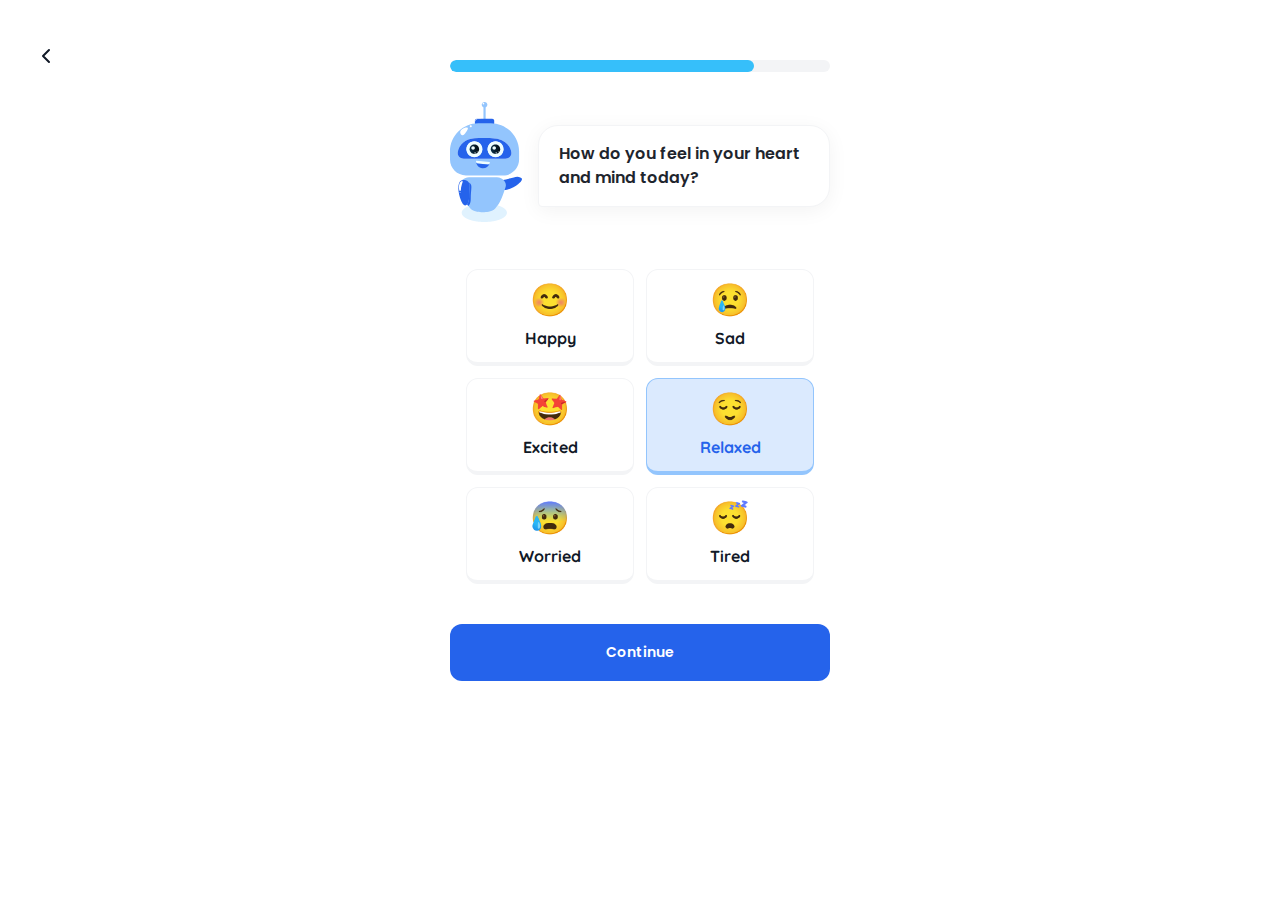
<file: page 4/index.html>
<!DOCTYPE html>
<html lang="en" dir="ltr">

<head>
    <meta charset="UTF-8">
    <meta name="viewport" content="width=device-width, initial-scale=1.0">
    <title>NURAL - How do you feel today?</title>
    <link rel="preconnect" href="https://fonts.googleapis.com">
    <link rel="preconnect" href="https://fonts.gstatic.com" crossorigin>
    <link
        href="https://fonts.googleapis.com/css2?family=Poppins:wght@400;600;700&family=Quicksand:wght@600;700&display=swap"
        rel="stylesheet">
    <style>
        * {
            margin: 0;
            padding: 0;
            box-sizing: border-box;
        }

        body {
            font-family: 'Poppins', sans-serif;
            background: #ffffff;
            color: #1E252D;
            display: flex;
            justify-content: center;
            align-items: center;
            padding: 20px;
        }

        .container {
            max-width: 440px;
            width: 100%;
            background: white;
            border-radius: 20px;
            padding: 40px 30px;
        }

        .header {
            text-align: center;
            margin-bottom: 30px;
        }

        .progress-bar {
            display: flex;
            align-items: center;
            gap: 8px;
            margin-bottom: 20px;
        }

        .progress-track {
            flex: 1;
            height: 12px;
            background: #f3f4f6;
            border-radius: 16px;
            position: relative;
            overflow: hidden;
        }

        .progress-fill {
            position: absolute;
            width: 0%;
            height: 100%;
            background: #36bffa;
            border-radius: 16px;
            left: 0;
            top: 0;
            transition: width 0.5s ease;
        }

        .progress-text {
            font-family: 'Quicksand', sans-serif;
            font-weight: 700;
            font-size: 20px;
            color: #111927;
        }

        .message-section {
            display: flex;
            align-items: center;
            gap: 16px;
            margin-bottom: 40px;
        }

        .character {
            width: 72px;
            height: 120px;
            flex-shrink: 0;
        }

        .message-bubble {
            background: white;
            color: #1E252D;
            padding: 16px 20px;
            border-radius: 20px 20px 20px 4px;
            font-size: 16px;
            font-weight: 600;
            line-height: 1.5;
            box-shadow: 0 4px 20px rgba(0, 0, 0, 0.05);
            border: 1px solid #f3f4f6;
        }

        .feelings-grid {
            display: grid;
            grid-template-columns: repeat(2, 1fr);
            gap: 12px;
            margin-bottom: 40px;
            padding: 0 16px;
        }

        .feeling-option {
            display: flex;
            flex-direction: column;
            align-items: center;
            justify-content: center;
            gap: 12px;
            padding: 14px 16px;
            border: 1.5px solid #f3f4f6;
            border-bottom: 4px solid #f3f4f6;
            border-radius: 12px;
            cursor: pointer;
            transition: all 0.3s ease;
            background: white;
            min-height: 96px;
        }

        .feeling-option:hover {
            background: #f9fafb;
            transform: translateY(-2px);
        }

        .feeling-option.selected {
            background: #DBEAFE;
            border-color: #93C5FD;
            border-bottom-color: #93C5FD;
        }

        .feeling-emoji {
            font-size: 32px;
            line-height: 1;
        }

        .feeling-label {
            font-family: 'Quicksand', sans-serif;
            font-weight: 700;
            font-size: 16px;
            color: #111927;
            text-align: center;
        }

        .feeling-option.selected .feeling-label {
            color: #2563EB;
        }

        .btn-continue {
            width: 100%;
            padding: 18px;
            background: #2563EB;
            color: white;
            border: none;
            border-radius: 12px;
            font-size: 14px;
            font-weight: 600;
            font-family: 'Poppins', sans-serif;
            cursor: pointer;
            transition: all 0.3s ease;
        }

        .btn-continue:hover {
            background: #1d4ed8;
            transform: translateY(-2px);
            box-shadow: 0 4px 20px rgba(37, 99, 235, 0.3);
        }

        .bottom-indicator {
            width: 134px;
            height: 5px;
            background: rgba(17, 25, 39, 0.5);
            border-radius: 10px;
            margin: 30px auto 0;
        }

        @media (max-width: 480px) {
            .container {
                padding: 30px 20px;
            }
        }

        /* Mobile adjustment for back button */
        @media (max-width: 768px) {
            .back-btn {
                position: fixed !important;
                left: 10px !important;
                top: 10px !important;
            }
        }

        .back-btn {
            position: absolute;
            top: 40px;
            left: 30px;
            display: flex;
            align-items: center;
            justify-content: center;
            width: 32px;
            height: 32px;
            border-radius: 50%;
            color: #111927;
            text-decoration: none;
            transition: all 0.3s ease;
            z-index: 10;
        }

        .back-btn:hover {
            background: #e5e7eb;
            transform: translateX(-2px);
        }
    </style>
</head>

<body>
    <div class="container">
        <a href="../page 3/index.html" class="back-btn">
            <svg xmlns="http://www.w3.org/2000/svg" width="24" height="24" viewBox="0 0 24 24" fill="none"
                stroke="currentColor" stroke-width="2" stroke-linecap="round" stroke-linejoin="round">
                <path d="M15 18l-6-6 6-6" />
            </svg>
        </a>
        <div class="header">
            <div class="progress-bar">
                <div class="progress-track">
                    <div class="progress-fill"></div>
                </div>
            </div>

        </div>

        <div class="message-section">
            <div class="N_boot_icon">
                <svg xmlns="http://www.w3.org/2000/svg" width="72" height="120" viewBox="0 0 72 120" fill="none">
                    <path
                        d="M35.6619 120V119.954H36.9508V119.908H37.6874V119.863H38.4239V119.817H39.0224V119.771H39.4827V119.725H39.897V119.679H40.3574V119.634H40.7717V119.588H41.186V119.542H41.4622V119.496H41.7844V119.45H42.1066V119.404H42.3828V119.359H42.7051V119.313H43.0273V119.267H43.2575V119.221H43.4877V119.175H43.7639V119.13H43.994V119.084H44.2242V119.038H44.4544V118.992H44.6845V118.946H44.9147V118.901H45.1449V118.855H45.329V118.809H45.5131V118.763H45.6973V118.717H45.8814V118.672H46.0656V118.626H46.2497V118.58H46.4338V118.534H46.618V118.488H46.8021V118.442H46.9862V118.397H47.1243V118.351H47.2624V118.305H47.4466V118.259H47.5847V118.213H47.7228V118.168H47.8609V118.122H48.045V118.076H48.1831V118.03H48.3212V117.984H48.5054V117.939H48.6435V117.893H48.7816V117.847H48.8736V117.801H49.0117V117.755H49.1498V117.709H49.2419V117.664H49.38V117.618H49.5181V117.572H49.6562V117.526H49.7483V117.48H49.8864V117.435H50.0245V117.389H50.1165V117.343H50.2546V117.297H50.3467V117.251H50.4848V117.206H50.5769V117.16H50.6689V117.114H50.761V117.068H50.8531V117.022H50.9912V116.977H51.0832V116.931H51.1753V116.885H51.2674V116.839H51.4055V116.793H51.4976V116.747H51.5896V116.702H51.6817V116.656H51.7738V116.61H51.8658V116.564H51.9579V116.518H52.05V116.473H52.142V116.427H52.1881V116.381H52.2801V116.335H52.3722V116.289H52.4643V116.244H52.5563V116.198H52.6484V116.152H52.6944V116.106H52.7865V116.06H52.8786V116.015H52.9706V115.969H53.0627V115.923H53.1087V115.877H53.2008V115.831H53.2468V115.785H53.3389V115.74H53.3849V115.694H53.477V115.648H53.523V115.602H53.6151V115.556H53.6611V115.511H53.7532V115.465H53.7992V115.419H53.8913V115.373H53.9373V115.327H54.0294V115.282H54.0754V115.236H54.1675V115.19H54.2136V115.144H54.2596V115.098H54.3056V115.052H54.3517V115.007H54.4437V114.961H54.4898V114.915H54.5358V114.869H54.5818V114.823H54.6279V114.778H54.7199V114.732H54.766V114.686H54.812V114.64H54.858V114.594H54.9041V114.549H54.9501V114.503H55.0422V114.457H55.0882V114.411H55.1342V114.365H55.1803V114.32H55.2263V114.274H55.2723V114.228H55.3184V114.136H55.3644V114.09H55.4104V114.045H55.4565V113.999H55.5025V113.953H55.5485V113.907H55.5946V113.861H55.6406V113.816H55.6866V113.77H55.7327V113.678H55.7787V113.632H55.8247V113.587H55.8708V113.541H55.9168V113.495H55.9628V113.403H56.0089V113.312H56.0549V113.266H56.1009V113.174H56.147V113.128H56.193V113.037H56.239V112.945H56.2851V112.899H56.3311V112.808H56.3771V112.762H56.4232V112.67H56.4692V112.579H56.5152V112.441H56.5613V112.304H56.6073V112.212H56.6533V112.075H56.6994V111.937H56.7454V111.846H56.7914V111.663H56.8375V111.388H56.8835V111.113H56.9296V110.426H56.8835V110.151H56.8375V109.876H56.7914V109.739H56.7454V109.601H56.6994V109.464H56.6533V109.326H56.6073V109.235H56.5613V109.097H56.5152V108.96H56.4692V108.868H56.4232V108.776H56.3771V108.731H56.3311V108.639H56.2851V108.593H56.239V108.502H56.193V108.456H56.147V108.364H56.1009V108.273H56.0549V108.227H56.0089V108.135H55.9628V108.089H55.9168V107.998H55.8708V107.952H55.8247V107.906H55.7787V107.86H55.7327V107.814H55.6866V107.723H55.6406V107.677H55.5946V107.631H55.5485V107.585H55.5025V107.54H55.4565V107.494H55.4104V107.448H55.3644V107.402H55.3184V107.356H55.2723V107.265H55.2263V107.219H55.1803V107.173H55.1342V107.127H55.0882V107.082H54.9961V107.036H54.9501V106.99H54.9041V106.944H54.858V106.898H54.812V106.852H54.766V106.807H54.6739V106.761H54.6279V106.715H54.5818V106.669H54.5358V106.623H54.4898V106.578H54.3977V106.532H54.3517V106.486H54.3056V106.44H54.2596V106.394H54.2136V106.349H54.1215V106.303H54.0754V106.257H53.9834V106.211H53.9373V106.165H53.8453V106.119H53.7992V106.074H53.7072V106.028H53.6611V105.982H53.5691V105.936H53.523V105.89H53.477V105.845H53.3849V105.799H53.3389V105.753H53.2468V105.707H53.2008V105.661H53.1087V105.616H53.0627V105.57H52.9706V105.524H52.8786V105.478H52.7865V105.432H52.6944V105.387H52.6024V105.341H52.5563V105.295H52.4643V105.249H52.3722V105.203H52.2801V105.157H52.1881V105.112H52.096V105.066H52.05V105.02H51.9579V104.974H51.8658V104.928H51.7738V104.883H51.6817V104.837H51.5896V104.791H51.4976V104.745H51.3595V104.699H51.2674V104.654H51.1753V104.608H51.0832V104.562H50.9451V104.516H50.8531V104.47H50.761V104.425H50.6689V104.379H50.5769V104.333H50.4388V104.287H50.3467V104.241H50.2546V104.195H50.1165V104.15H49.9784V104.104H49.8864V104.058H49.7483V104.012H49.6102V103.966H49.5181V103.921H49.38V103.875H49.2419V103.829H49.1038V103.783H49.0117V103.737H48.8736V103.692H48.7355V103.646H48.5974V103.6H48.4593V103.554H48.3212V103.508H48.1831V103.462H47.999V103.417H47.8609V103.371H47.7228V103.325H47.5847V103.279H47.4005V103.233H47.2624V103.188H47.1243V103.142H46.9402V103.096H46.7561V103.05H46.5719V103.004H46.3878V102.959H46.2037V102.913H46.0195V102.867H45.8354V102.821H45.6512V102.775H45.4671V102.73H45.283V102.684H45.0988V102.638H44.8687V102.592H44.6385V102.546H44.4083V102.5H44.1782V102.455H43.948V102.409H43.7178V102.363H43.4877V102.317H43.2575V102.271H42.9813V102.226H42.659V102.18H42.3828V102.134H42.0606V102.088H41.7384V102.042H41.4622V101.997H41.1399V101.951H40.7256V101.905H40.3113V101.859H39.851V101.813H39.4367V101.768H38.9763V101.722H38.3319V101.676H37.5953V101.63H36.8588V101.584H35.4778V101.538H33.1761V101.584H31.749V101.63H31.0125V101.676H30.2759V101.722H29.6315V101.768H29.1711V101.813H28.7568V101.859H28.2965V101.905H27.8822V101.951H27.4679V101.997H27.1917V102.042H26.8694V102.088H26.5472V102.134H26.271V102.18H25.9487V102.226H25.6265V102.271H25.3503V102.317H25.1201V102.363H24.89V102.409H24.6598V102.455H24.4296V102.5H24.1995V102.546H23.9693V102.592H23.7391V102.638H23.509V102.684H23.3248V102.73H23.1407V102.775H22.9565V102.821H22.7724V102.867H22.5883V102.913H22.4041V102.959H22.22V103.004H22.0359V103.05H21.8517V103.096H21.6676V103.142H21.4835V103.188H21.3454V103.233H21.2073V103.279H21.0692V103.325H20.885V103.371H20.7469V103.417H20.6088V103.462H20.4707V103.508H20.2866V103.554H20.1485V103.6H20.0104V103.646H19.8723V103.692H19.7342V103.737H19.5961V103.783H19.504V103.829H19.3659V103.875H19.2278V103.921H19.1357V103.966H18.9976V104.012H18.8595V104.058H18.7675V104.104H18.6294V104.15H18.4913V104.195H18.3532V104.241H18.2611V104.287H18.169V104.333H18.077V104.379H17.9389V104.425H17.8468V104.47H17.7547V104.516H17.6627V104.562H17.5245V104.608H17.4325V104.654H17.3404V104.699H17.2483V104.745H17.1563V104.791H17.0182V104.837H16.9261V104.883H16.834V104.928H16.742V104.974H16.6499V105.02H16.6039V105.066H16.5118V105.112H16.4197V105.157H16.3277V105.203H16.2356V105.249H16.1435V105.295H16.0975V105.341H16.0054V105.387H15.9134V105.432H15.8213V105.478H15.7292V105.524H15.6372V105.57H15.5911V105.616H15.4991V105.661H15.453V105.707H15.361V105.753H15.3149V105.799H15.2229V105.845H15.1768V105.89H15.0848V105.936H15.0387V105.982H14.9467V106.028H14.9006V106.074H14.8085V106.119H14.7625V106.165H14.6704V106.211H14.6244V106.257H14.5323V106.303H14.4863V106.349H14.3942V106.394H14.3482V106.44H14.3022V106.486H14.2561V106.532H14.2101V106.578H14.1641V106.623H14.072V106.669H14.026V106.715H13.9799V106.761H13.9339V106.807H13.8879V106.852H13.7958V106.898H13.7498V106.944H13.7037V106.99H13.6577V107.036H13.6117V107.082H13.5656V107.127H13.4736V107.173H13.4275V107.219H13.3815V107.311H13.3355V107.356H13.2894V107.402H13.2434V107.448H13.1974V107.494H13.1513V107.54H13.1053V107.585H13.0593V107.631H13.0132V107.723H12.9672V107.769H12.9212V107.814H12.8751V107.86H12.8291V107.906H12.7831V107.952H12.737V107.998H12.691V108.089H12.645V108.135H12.5989V108.227H12.5529V108.318H12.5069V108.364H12.4608V108.456H12.4148V108.502H12.3688V108.593H12.3227V108.685H12.2767V108.731H12.2307V108.822H12.1846V108.868H12.1386V109.006H12.0925V109.143H12.0465V109.235H12.0005V109.372H11.9544V109.509H11.9084V109.601H11.8624V109.739H11.8163V109.922H11.7703V110.197H11.7243V110.471H11.6782V111.067H11.7243V111.342H11.7703V111.617H11.8163V111.8H11.8624V111.937H11.9084V112.075H11.9544V112.166H12.0005V112.304H12.0465V112.441H12.0925V112.533H12.1386V112.67H12.1846V112.716H12.2307V112.808H12.2767V112.899H12.3227V112.945H12.3688V113.037H12.4148V113.083H12.4608V113.174H12.5069V113.22H12.5529V113.312H12.5989V113.403H12.645V113.449H12.691V113.541H12.737V113.587H12.7831V113.632H12.8291V113.678H12.8751V113.724H12.9212V113.77H12.9672V113.861H13.0132V113.907H13.0593V113.953H13.1053V113.999H13.1513V114.045H13.1974V114.09H13.2434V114.136H13.2894V114.182H13.3355V114.274H13.3815V114.32H13.4275V114.365H13.4736V114.411H13.5196V114.457H13.6117V114.503H13.6577V114.549H13.7037V114.594H13.7498V114.64H13.7958V114.686H13.8418V114.732H13.9339V114.778H13.9799V114.823H14.026V114.869H14.072V114.915H14.118V114.961H14.2101V115.007H14.2561V115.052H14.3022V115.098H14.3482V115.144H14.3942V115.19H14.4863V115.236H14.5323V115.282H14.6244V115.327H14.6704V115.373H14.7625V115.419H14.8085V115.465H14.9006V115.511H14.9467V115.556H15.0387V115.602H15.0848V115.648H15.1308V115.694H15.2229V115.74H15.2689V115.785H15.361V115.831H15.407V115.877H15.4991V115.923H15.5451V115.969H15.6372V116.015H15.7292V116.06H15.8213V116.106H15.9134V116.152H16.0054V116.198H16.0515V116.244H16.1435V116.289H16.2356V116.335H16.3277V116.381H16.4197V116.427H16.5118V116.473H16.5578V116.518H16.6499V116.564H16.742V116.61H16.834V116.656H16.9261V116.702H17.0182V116.747H17.1102V116.793H17.2483V116.839H17.3404V116.885H17.4325V116.931H17.5245V116.977H17.6166V117.022H17.7547V117.068H17.8468V117.114H17.9389V117.16H18.0309V117.206H18.169V117.251H18.2611V117.297H18.3532V117.343H18.4913V117.389H18.6294V117.435H18.7214V117.48H18.8595V117.526H18.9976V117.572H19.0897V117.618H19.2278V117.664H19.3659V117.709H19.458V117.755H19.5961V117.801H19.7342V117.847H19.8262V117.893H19.9643V117.939H20.1485V117.984H20.2866V118.03H20.4247V118.076H20.5628V118.122H20.7469V118.168H20.885V118.213H21.0231V118.259H21.1612V118.305H21.3454V118.351H21.4835V118.397H21.6216V118.442H21.8057V118.488H21.9898V118.534H22.174V118.58H22.3581V118.626H22.5422V118.672H22.7264V118.717H22.9105V118.763H23.0946V118.809H23.2788V118.855H23.4629V118.901H23.6931V118.946H23.9233V118.992H24.1534V119.038H24.3836V119.084H24.6598V119.13H24.89V119.175H25.1201V119.221H25.3503V119.267H25.5805V119.313H25.9027V119.359H26.225V119.404H26.5012V119.45H26.8234V119.496H27.1456V119.542H27.4218V119.588H27.8361V119.634H28.2504V119.679H28.7108V119.725H29.1251V119.771H29.5854V119.817H30.1839V119.863H30.9204V119.908H31.6569V119.954H32.9459V120"
                        fill="#E0F2FE" />
                    <path d="M33.4441 18.1655H35.6499V3.7696H33.4441V18.1655Z" fill="#93C5FD" />
                    <path
                        d="M26.9262 26.1178H42.1662C43.29 26.1178 44.2008 25.2123 44.2008 24.0951V18.6803C44.2008 17.563 43.29 16.6575 42.1662 16.6575H26.9262C25.8028 16.6575 24.8916 17.563 24.8916 18.6803V24.0951C24.8916 25.2123 25.8028 26.1178 26.9262 26.1178Z"
                        fill="#2563EB" />
                    <path
                        d="M15.9287 73.4189H53.1647C61.9252 73.4189 69.0934 66.2926 69.0934 57.5833V49.3568C69.0934 33.8606 56.3398 21.1821 40.7525 21.1821H28.3408C12.7531 21.1821 0 33.8606 0 49.3568V57.5833C0 66.3288 7.13171 73.4189 15.9287 73.4189ZM34.5465 36.1135C38.0936 36.1135 41.5066 36.2085 44.7736 36.3777C53.3246 36.8197 60.3005 42.7065 61.363 50.3634L61.386 50.5282C61.6995 52.7887 60.4464 54.9923 58.2258 56.0836C57.3218 56.5278 56.3083 56.7607 55.2781 56.7607H13.8153C12.7851 56.7607 11.7721 56.5278 10.8676 56.0836C8.64697 54.9923 7.39386 52.7887 7.70737 50.5278C7.71502 50.4727 7.72268 50.4176 7.73034 50.3621C8.79652 42.6765 15.8237 36.813 24.4076 36.3728C27.2954 36.225 30.2944 36.1346 33.397 36.1167C33.7821 36.1144 34.1645 36.1135 34.5465 36.1135Z"
                        fill="#93C5FD" />
                    <path
                        d="M13.8152 56.7607H55.2781C56.3083 56.7607 57.3217 56.5279 58.2258 56.0836C60.4464 54.9924 61.6995 52.7887 61.386 50.5282L61.363 50.3634C60.3004 42.7065 53.3246 36.8197 44.7736 36.3778C41.5066 36.2085 38.0936 36.1136 34.5464 36.1136C34.1645 36.1136 33.7821 36.1144 33.3969 36.1167C30.2944 36.1346 27.2954 36.2251 24.4076 36.3728C15.8237 36.813 8.7965 42.6765 7.73032 50.3621C7.72266 50.4176 7.715 50.4727 7.70735 50.5278C7.39384 52.7887 8.64695 54.9924 10.8676 56.0836C11.7721 56.5279 12.7851 56.7607 13.8152 56.7607ZM24.3527 39.5276C28.6705 39.5276 32.1713 43.0079 32.1713 47.3005C32.1713 51.5931 28.6705 55.0734 24.3527 55.0734C20.0348 55.0734 16.5345 51.5931 16.5345 47.3005C16.5345 43.0079 20.0348 39.5276 24.3527 39.5276ZM45.4744 39.5276C49.7927 39.5276 53.2931 43.0079 53.2931 47.3005C53.2931 51.5931 49.7927 55.0734 45.4744 55.0734C41.1566 55.0734 37.6558 51.5931 37.6558 47.3005C37.6558 43.0079 41.1566 39.5276 45.4744 39.5276Z"
                        fill="#2563EB" />
                    <path
                        d="M37.5602 47.3168C37.5602 51.7137 41.1455 55.2792 45.5691 55.2792C49.9927 55.2792 53.5786 51.7137 53.5786 47.3168C53.5786 42.9192 49.9927 39.3544 45.5691 39.3544C41.1455 39.3544 37.5602 42.9192 37.5602 47.3168Z"
                        fill="#EEFDFF" />
                    <path
                        d="M40.7612 47.3007C40.7612 49.8885 42.8715 51.9865 45.4745 51.9865C48.078 51.9865 50.1883 49.8885 50.1883 47.3007C50.1883 44.7124 48.078 42.6144 45.4745 42.6144C42.8715 42.6144 40.7612 44.7124 40.7612 47.3007Z"
                        fill="url(#paint0_linear_1_1007)" />
                    <path
                        d="M42.4552 46.0859C42.4552 47.0446 43.2367 47.822 44.2011 47.822C45.1655 47.822 45.9474 47.0446 45.9474 46.0859C45.9474 45.1276 45.1655 44.3502 44.2011 44.3502C43.2367 44.3502 42.4552 45.1276 42.4552 46.0859Z"
                        fill="#EEFDFF" />
                    <path
                        d="M45.4749 50.8943C45.4749 51.2767 45.787 51.5866 46.1716 51.5866C46.5562 51.5866 46.8683 51.2767 46.8683 50.8943C46.8683 50.5118 46.5562 50.2015 46.1716 50.2015C45.787 50.2015 45.4749 50.5118 45.4749 50.8943Z"
                        fill="#EEFDFF" />
                    <path
                        d="M47.8993 49.855C47.8993 50.0458 48.0551 50.2012 48.2474 50.2012C48.4397 50.2012 48.5955 50.0458 48.5955 49.855C48.5955 49.6634 48.4397 49.5084 48.2474 49.5084C48.0551 49.5084 47.8993 49.6634 47.8993 49.855Z"
                        fill="#EEFDFF" />
                    <path
                        d="M16.3866 47.3168C16.3866 51.7137 19.9725 55.2792 24.3959 55.2792C28.8193 55.2792 32.4051 51.7137 32.4051 47.3168C32.4051 42.9192 28.8193 39.3544 24.3959 39.3544C19.9725 39.3544 16.3866 42.9192 16.3866 47.3168Z"
                        fill="#EEFDFF" />
                    <path
                        d="M19.639 47.3007C19.639 49.8885 21.7497 51.9865 24.3528 51.9865C26.9558 51.9865 29.0666 49.8885 29.0666 47.3007C29.0666 44.7124 26.9558 42.6144 24.3528 42.6144C21.7497 42.6144 19.639 44.7124 19.639 47.3007Z"
                        fill="url(#paint1_linear_1_1007)" />
                    <path
                        d="M21.333 46.0859C21.333 47.0446 22.1149 47.822 23.0793 47.822C24.0437 47.822 24.8252 47.0446 24.8252 46.0859C24.8252 45.1276 24.0437 44.3502 23.0793 44.3502C22.1149 44.3502 21.333 45.1276 21.333 46.0859Z"
                        fill="#EEFDFF" />
                    <path
                        d="M24.3532 50.8943C24.3532 51.2767 24.6652 51.5866 25.0498 51.5866C25.4345 51.5866 25.7461 51.2767 25.7461 50.8943C25.7461 50.5118 25.4345 50.2015 25.0498 50.2015C24.6652 50.2015 24.3532 50.5118 24.3532 50.8943Z"
                        fill="#EEFDFF" />
                    <path
                        d="M26.7776 49.855C26.7776 50.0458 26.9334 50.2012 27.1257 50.2012C27.318 50.2012 27.4743 50.0458 27.4743 49.855C27.4743 49.6634 27.318 49.5084 27.1257 49.5084C26.9334 49.5084 26.7776 49.6634 26.7776 49.855Z"
                        fill="#EEFDFF" />
                    <path
                        d="M31.7196 2.81086C31.7196 4.36294 32.9854 5.62125 34.5466 5.62125C36.1082 5.62125 37.3739 4.36294 37.3739 2.81086C37.3739 1.25834 36.1082 1.71661e-05 34.5466 1.71661e-05C32.9854 1.71661e-05 31.7196 1.25834 31.7196 2.81086Z"
                        fill="#93C5FD" />
                    <path
                        d="M32.5818 1.7133C32.5818 2.18662 32.9673 2.57038 33.4433 2.57038C33.9189 2.57038 34.3053 2.18662 34.3053 1.7133C34.3053 1.23997 33.9189 0.856649 33.4433 0.856649C32.9673 0.856649 32.5818 1.23997 32.5818 1.7133Z"
                        fill="white" />
                    <path
                        d="M10.203 30.1939C10.1656 31.5064 11.243 33.0755 12.4776 33.2098C13.6344 33.3357 14.5582 32.1607 15.5104 30.9485C16.4496 29.7542 18.5036 26.6863 17.6856 25.8185C16.6072 24.6739 10.2912 27.0983 10.203 30.1939Z"
                        fill="white" />
                    <path
                        d="M19.7888 24.2157C19.7888 24.7553 20.2288 25.1924 20.7715 25.1924C21.3142 25.1924 21.7542 24.7553 21.7542 24.2157C21.7542 23.6761 21.3142 23.2386 20.7715 23.2386C20.2288 23.2386 19.7888 23.6761 19.7888 24.2157Z"
                        fill="white" />
                    <path
                        d="M25.4507 19.4585C25.521 19.4688 25.566 19.0577 25.9097 18.4231C25.9097 18.4231 26.071 18.1263 26.2547 17.8746C26.847 17.0645 28.8546 17.0824 29.0127 17.0838C32.1401 17.1107 34.1504 16.9136 34.1499 16.932C34.1495 16.9481 32.6829 16.9181 31.6086 16.8966C28.5767 16.8353 26.77 16.6732 25.9962 17.4805C25.675 17.8155 25.5133 18.2516 25.5133 18.2516C25.2944 18.8436 25.3669 19.4464 25.4507 19.4585Z"
                        fill="white" />
                    <path
                        d="M26.1013 60.0969C26.1774 60.8416 26.8013 61.4152 27.5508 61.4873L37.9081 62.4801C38.6571 62.5522 39.3796 62.1079 39.5981 61.3915C39.6949 61.0735 39.7697 60.7448 39.8206 60.4077C39.8346 60.3141 39.8098 60.2191 39.7512 60.1448C39.6927 60.0705 39.6062 60.0234 39.5116 60.0145L26.445 58.7611C26.3522 58.7521 26.2594 58.7817 26.1887 58.843C26.118 58.9039 26.0756 58.9913 26.072 59.0844C26.0567 59.4261 26.0671 59.7646 26.1013 60.0969Z"
                        fill="#EEFDFF" />
                    <path
                        d="M26.101 60.0968C26.4316 63.2887 28.9842 65.9133 32.3192 66.2299C35.6083 66.5465 38.5789 64.5184 39.5555 61.5159C39.2946 62.158 38.6163 62.5485 37.9087 62.4786L27.5491 61.4872C26.8001 61.4133 26.1794 60.8415 26.101 60.0968Z"
                        fill="#2563EB" />
                    <path
                        d="M63.8225 75.4277C54.1736 78.0668 51.8939 77.3276 50.1747 79.9106C49.9768 80.2069 48.9686 81.7217 49.1707 83.6668C49.3317 85.2164 50.1957 86.4118 50.7398 86.938C54.0453 90.1329 63.1409 86.2243 68.3504 81.9494C69.4861 81.0177 72.5329 78.5172 71.9192 76.7412C71.6681 76.0133 70.8867 75.6516 70.3262 75.4017C67.8478 74.2946 65.2776 75.03 63.8225 75.4277Z"
                        fill="#2563EB" />
                    <path
                        d="M9.7825 83.2229C9.7825 83.3174 9.78249 83.4078 9.78654 83.4942C9.81988 84.3581 10.0226 85.0078 10.1217 85.3002C12.9729 93.958 14.681 98.5238 17.0768 102.217C17.4908 102.855 17.925 103.468 18.3925 104.068C19.0047 104.87 19.6749 105.652 20.4199 106.458C22.0748 108.247 24.5779 109.057 25.3846 109.337C28.3345 110.374 30.9407 110.184 32.6744 110.201H32.9767C34.714 110.184 37.3166 110.374 40.2665 109.337C41.0732 109.057 43.5804 108.247 45.2312 106.458C49.7824 101.534 51.5323 97.4419 55.529 85.3002C55.6241 85.0204 55.8146 84.4158 55.8601 83.6053C55.8727 83.3711 55.8768 83.136 55.8641 82.9018C55.7772 81.45 55.1858 80.0269 54.1349 78.7274C52.335 76.4978 49.5549 75.2762 46.6793 75.2637L32.8235 75.2059L19.22 75.1526C16.2823 75.1405 13.436 76.3662 11.5698 78.624C10.668 79.7184 10.0928 80.8988 9.88204 82.1164C9.85321 82.2892 9.82799 82.4656 9.81177 82.6385C9.7951 82.8319 9.7825 83.025 9.7825 83.2229Z"
                        fill="#93C5FD" />
                    <path
                        d="M32.826 75.2084L46.6813 75.2662C49.5569 75.2787 52.3374 76.5003 54.1369 78.7294C55.1878 80.0294 55.7797 81.4525 55.8666 82.9043C55.7963 81.4153 55.1797 79.9551 54.0833 78.6264C52.2217 76.3682 49.3709 75.143 46.4336 75.1551L32.826 75.2084Z"
                        fill="url(#paint2_linear_1_1007)" />
                    <path
                        d="M19.0542 95.5025C19.2569 84.8171 20.7109 82.7048 18.5664 80.1626C18.32 79.8707 17.0619 78.3795 14.9931 77.9993C13.3445 77.6962 11.8477 78.221 11.1401 78.62C6.8389 81.0421 8.11543 91.5435 10.9482 98.1727C11.5658 99.6178 13.2229 103.495 15.2431 103.403C16.0701 103.365 16.6804 102.673 17.1088 102.175C19.0029 99.9693 19.024 97.1132 19.0542 95.5025Z"
                        fill="#2563EB" />
                    <path
                        d="M17.0768 102.217C17.4908 102.855 17.925 103.468 18.3925 104.069C18.5416 103.916 18.674 103.764 18.7934 103.624C20.6884 101.42 20.7091 98.5651 20.7384 96.9525C20.9411 86.2667 22.3973 84.1566 20.2501 81.6145C20.0929 81.4255 19.5177 80.7471 18.5831 80.1833C20.701 82.717 19.2573 84.8476 19.0542 95.5008C19.0254 97.1128 19.0006 99.9671 17.1097 102.176L17.0768 102.217Z"
                        fill="#2563EB" />
                    <path
                        d="M11.0119 86.6049C11.0728 85.4567 11.2894 84.6117 11.7223 82.9231C12.2894 80.7136 13.0002 79.6367 12.5385 79.2103C12.238 78.9327 11.6457 79.1203 11.5119 79.1624C9.48092 79.8068 8.85167 83.5961 8.9386 85.9672C8.99265 87.419 9.3494 89.0422 9.88406 89.1139C9.96874 89.1251 10.1782 89.1143 10.3282 88.9822C10.9255 88.4574 10.9656 87.4772 11.0119 86.6049Z"
                        fill="white" />
                    <path
                        d="M9.61685 90.6562C9.61685 90.8877 9.80554 91.0754 10.0384 91.0754C10.2712 91.0754 10.4599 90.8877 10.4599 90.6562C10.4599 90.4252 10.2712 90.2375 10.0384 90.2375C9.80554 90.2375 9.61685 90.4252 9.61685 90.6562Z"
                        fill="white" />
                    <defs>
                        <linearGradient id="paint0_linear_1_1007" x1="50.1883" y1="47.3007" x2="40.7613" y2="47.3007"
                            gradientUnits="userSpaceOnUse">
                            <stop stop-color="#030D14" />
                            <stop offset="1" stop-color="#0B2F45" />
                        </linearGradient>
                        <linearGradient id="paint1_linear_1_1007" x1="29.0666" y1="47.3007" x2="19.6395" y2="47.3007"
                            gradientUnits="userSpaceOnUse">
                            <stop stop-color="#030D14" />
                            <stop offset="1" stop-color="#0B2F45" />
                        </linearGradient>
                        <linearGradient id="paint2_linear_1_1007" x1="55.8666" y1="82.9043" x2="38.6696" y2="68.2823"
                            gradientUnits="userSpaceOnUse">
                            <stop stop-color="#6CEFEF" />
                            <stop offset="0.650677" stop-color="#4648FF" />
                            <stop offset="1" stop-color="#712FFF" />
                        </linearGradient>
                    </defs>
                </svg>
            </div>
            <div class="message-bubble">
                How do you feel in your heart and mind today?
            </div>
        </div>

        <div class="feelings-grid">
            <div class="feeling-option" data-feeling="happy">
                <div class="feeling-emoji">😊</div>
                <span class="feeling-label">Happy</span>
            </div>

            <div class="feeling-option" data-feeling="sad">
                <div class="feeling-emoji">😢</div>
                <span class="feeling-label">Sad</span>
            </div>

            <div class="feeling-option" data-feeling="excited">
                <div class="feeling-emoji">🤩</div>
                <span class="feeling-label">Excited</span>
            </div>

            <div class="feeling-option selected" data-feeling="relaxed">
                <div class="feeling-emoji">😌</div>
                <span class="feeling-label">Relaxed</span>
            </div>

            <div class="feeling-option" data-feeling="worried">
                <div class="feeling-emoji">😰</div>
                <span class="feeling-label">Worried</span>
            </div>

            <div class="feeling-option" data-feeling="tired">
                <div class="feeling-emoji">😴</div>
                <span class="feeling-label">Tired</span>
            </div>
        </div>

        <button class="btn-continue" onclick="goToNext()">Continue</button>


    </div>

    <script>
        const feelingOptions = document.querySelectorAll('.feeling-option');
        let selectedFeelings = ['relaxed'];

        feelingOptions.forEach(option => {
            option.addEventListener('click', function () {
                const feeling = this.dataset.feeling;

                if (this.classList.contains('selected')) {
                    // إلغاء التحديد
                    this.classList.remove('selected');
                    selectedFeelings = selectedFeelings.filter(f => f !== feeling);
                } else {
                    // إاضافة شعور واحد فقط
                    feelingOptions.forEach(option => {
                        option.classList.remove('selected');
                    });
                    this.classList.add('selected');
                    selectedFeelings = [feeling];
                }
            });
        });

        // تحريك شريط التقدم
        const progressFill = document.querySelector('.progress-fill');
        // progressFill.style.transition = 'width 0.5s ease';
        setTimeout(() => {
            if (progressFill) progressFill.style.width = '80%';
        }, 500);

        function goToNext() {
            if (selectedFeelings.length === 0) {
                alert('الرجاء اختيار شعور واحد على الأقل');
                return;
            }
            console.log('Selected feelings:', selectedFeelings);
            // alert('المشاعر المحددة: ' + selectedFeelings.join(', '));
            window.location.href = '../page 5/index.html';
        }
    </script>
</body>

</html>
</file>
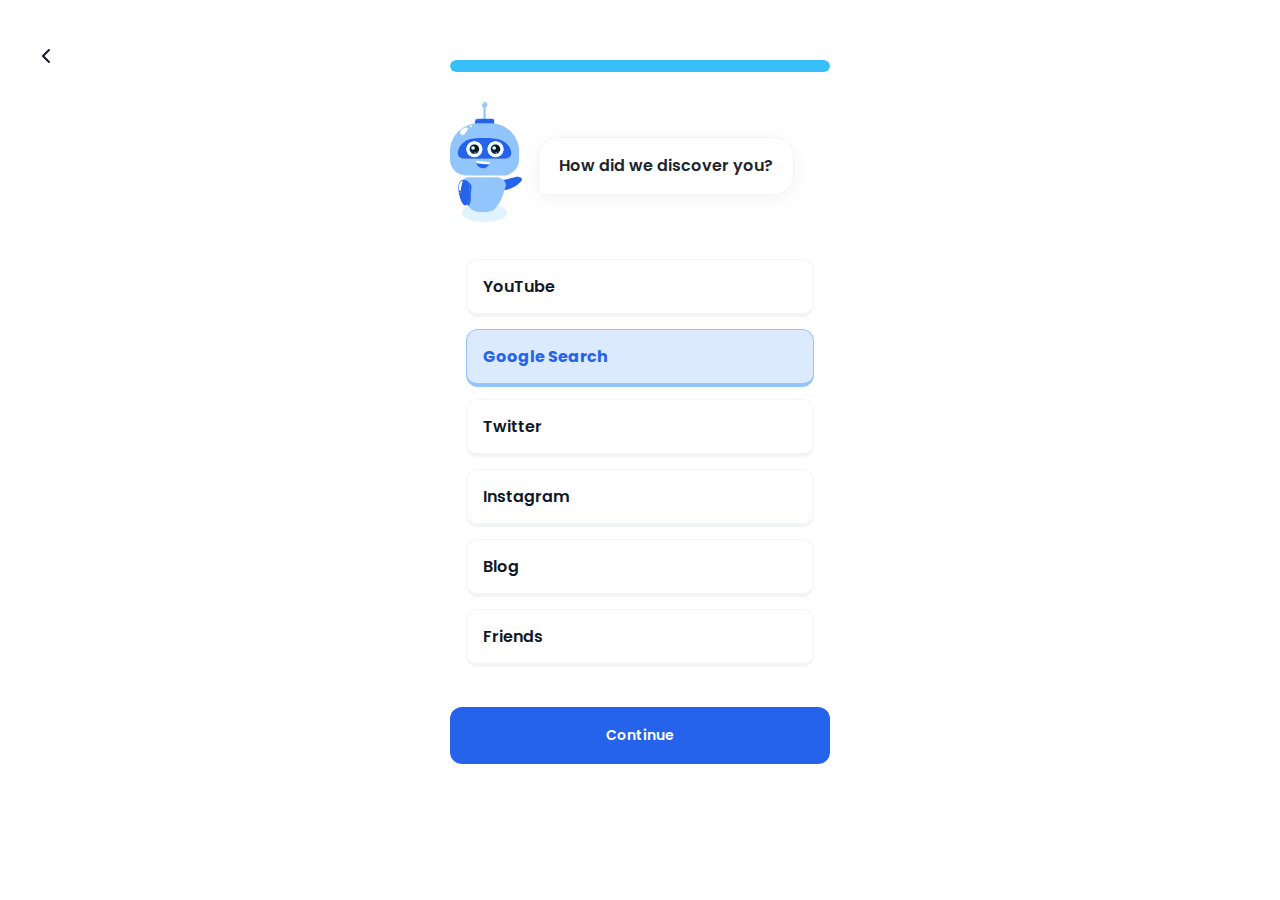
<file: page 5/index.html>
<!DOCTYPE html>
<html lang="en" dir="ltr">

<head>
    <meta charset="UTF-8">
    <meta name="viewport" content="width=device-width, initial-scale=1.0">
    <title>NURAL - How did we discover you?</title>
    <link rel="preconnect" href="https://fonts.googleapis.com">
    <link rel="preconnect" href="https://fonts.gstatic.com" crossorigin>
    <link
        href="https://fonts.googleapis.com/css2?family=Poppins:wght@400;600;700&family=Quicksand:wght@600;700&display=swap"
        rel="stylesheet">
    <style>
        * {
            margin: 0;
            padding: 0;
            box-sizing: border-box;
        }

        body {
            font-family: 'Poppins', sans-serif;
            background: #ffffff;
            color: #1E252D;
            display: flex;
            justify-content: center;
            align-items: center;
            padding: 20px;
        }

        .container {
            max-width: 440px;
            width: 100%;
            background: white;
            border-radius: 20px;
            padding: 40px 30px;
        }

        .header {
            text-align: center;
            margin-bottom: 30px;
        }

        .progress-bar {
            display: flex;
            align-items: center;
            gap: 8px;
            margin-bottom: 20px;
        }

        .progress-track {
            flex: 1;
            height: 12px;
            background: #f3f4f6;
            border-radius: 16px;
            position: relative;
            overflow: hidden;
        }

        .progress-fill {
            position: absolute;
            width: 0%;
            height: 100%;
            background: #36bffa;
            border-radius: 16px;
            left: 0;
            top: 0;
            transition: width 0.5s ease;
        }

        .progress-text {
            font-family: 'Quicksand', sans-serif;
            font-weight: 700;
            font-size: 20px;
            color: #111927;
        }

        .message-section {
            display: flex;
            align-items: center;
            gap: 16px;
            margin-bottom: 30px;
        }

        .character {
            width: 72px;
            height: 120px;
            flex-shrink: 0;
        }

        .message-bubble {
            background: white;
            color: #1E252D;
            padding: 16px 20px;
            border-radius: 20px 20px 20px 4px;
            font-size: 16px;
            font-weight: 600;
            line-height: 1.5;
            box-shadow: 0 4px 20px rgba(0, 0, 0, 0.05);
            border: 1px solid #f3f4f6;
        }

        .options-list {
            display: flex;
            flex-direction: column;
            gap: 12px;
            margin-bottom: 40px;
            padding: 0 16px;
        }

        .option-item {
            display: flex;
            align-items: center;
            padding: 14px 16px;
            border: 1.5px solid #f3f4f6;
            border-bottom: 4px solid #f3f4f6;
            border-radius: 12px;
            cursor: pointer;
            transition: all 0.3s ease;
            background: white;
        }

        .option-item:hover {
            background: #f9fafb;
            transform: translateY(-2px);
        }

        .option-item.selected {
            background: #dbeafe;
            border-color: #93c5fd;
            border-bottom-color: #93c5fd;
        }

        .option-label {
            font-size: 16px;
            font-weight: 600;
            color: #111927;
        }

        .option-item.selected .option-label {
            color: #2563eb;
            font-weight: 700;
        }

        .btn-continue {
            width: 100%;
            padding: 18px;
            background: #2563EB;
            color: white;
            border: none;
            border-radius: 12px;
            font-size: 14px;
            font-weight: 600;
            font-family: 'Poppins', sans-serif;
            cursor: pointer;
            transition: all 0.3s ease;
        }

        .btn-continue:hover {
            background: #1d4ed8;
            transform: translateY(-2px);
            box-shadow: 0 4px 20px rgba(37, 99, 235, 0.3);
        }

        .bottom-indicator {
            width: 134px;
            height: 5px;
            background: rgba(17, 25, 39, 0.5);
            border-radius: 10px;
            margin: 30px auto 0;
        }

        @media (max-width: 480px) {
            .container {
                padding: 30px 20px;
            }
        }

        /* Mobile adjustment for back button */
        @media (max-width: 768px) {
            .back-btn {
                position: fixed !important;
                left: 10px !important;
                top: 10px !important;
            }
        }

        .back-btn {
            position: absolute;
            top: 40px;
            left: 30px;
            display: flex;
            align-items: center;
            justify-content: center;
            width: 32px;
            height: 32px;
            border-radius: 50%;
            color: #111927;
            text-decoration: none;
            transition: all 0.3s ease;
            z-index: 10;
        }

        .back-btn:hover {
            background: #e5e7eb;
            transform: translateX(-2px);
        }
    </style>
</head>

<body>
    <div class="container">
        <a href="../page 4/index.html" class="back-btn">
            <svg xmlns="http://www.w3.org/2000/svg" width="24" height="24" viewBox="0 0 24 24" fill="none"
                stroke="currentColor" stroke-width="2" stroke-linecap="round" stroke-linejoin="round">
                <path d="M15 18l-6-6 6-6" />
            </svg>
        </a>
        <div class="header">
            <div class="progress-bar">
                <div class="progress-track">
                    <div class="progress-fill"></div>
                </div>
            </div>

        </div>

        <div class="message-section">
            <div class="N_boot_icon">
                <svg xmlns="http://www.w3.org/2000/svg" width="72" height="120" viewBox="0 0 72 120" fill="none">
                    <path
                        d="M35.6619 120V119.954H36.9508V119.908H37.6874V119.863H38.4239V119.817H39.0224V119.771H39.4827V119.725H39.897V119.679H40.3574V119.634H40.7717V119.588H41.186V119.542H41.4622V119.496H41.7844V119.45H42.1066V119.404H42.3828V119.359H42.7051V119.313H43.0273V119.267H43.2575V119.221H43.4877V119.175H43.7639V119.13H43.994V119.084H44.2242V119.038H44.4544V118.992H44.6845V118.946H44.9147V118.901H45.1449V118.855H45.329V118.809H45.5131V118.763H45.6973V118.717H45.8814V118.672H46.0656V118.626H46.2497V118.58H46.4338V118.534H46.618V118.488H46.8021V118.442H46.9862V118.397H47.1243V118.351H47.2624V118.305H47.4466V118.259H47.5847V118.213H47.7228V118.168H47.8609V118.122H48.045V118.076H48.1831V118.03H48.3212V117.984H48.5054V117.939H48.6435V117.893H48.7816V117.847H48.8736V117.801H49.0117V117.755H49.1498V117.709H49.2419V117.664H49.38V117.618H49.5181V117.572H49.6562V117.526H49.7483V117.48H49.8864V117.435H50.0245V117.389H50.1165V117.343H50.2546V117.297H50.3467V117.251H50.4848V117.206H50.5769V117.16H50.6689V117.114H50.761V117.068H50.8531V117.022H50.9912V116.977H51.0832V116.931H51.1753V116.885H51.2674V116.839H51.4055V116.793H51.4976V116.747H51.5896V116.702H51.6817V116.656H51.7738V116.61H51.8658V116.564H51.9579V116.518H52.05V116.473H52.142V116.427H52.1881V116.381H52.2801V116.335H52.3722V116.289H52.4643V116.244H52.5563V116.198H52.6484V116.152H52.6944V116.106H52.7865V116.06H52.8786V116.015H52.9706V115.969H53.0627V115.923H53.1087V115.877H53.2008V115.831H53.2468V115.785H53.3389V115.74H53.3849V115.694H53.477V115.648H53.523V115.602H53.6151V115.556H53.6611V115.511H53.7532V115.465H53.7992V115.419H53.8913V115.373H53.9373V115.327H54.0294V115.282H54.0754V115.236H54.1675V115.19H54.2136V115.144H54.2596V115.098H54.3056V115.052H54.3517V115.007H54.4437V114.961H54.4898V114.915H54.5358V114.869H54.5818V114.823H54.6279V114.778H54.7199V114.732H54.766V114.686H54.812V114.64H54.858V114.594H54.9041V114.549H54.9501V114.503H55.0422V114.457H55.0882V114.411H55.1342V114.365H55.1803V114.32H55.2263V114.274H55.2723V114.228H55.3184V114.136H55.3644V114.09H55.4104V114.045H55.4565V113.999H55.5025V113.953H55.5485V113.907H55.5946V113.861H55.6406V113.816H55.6866V113.77H55.7327V113.678H55.7787V113.632H55.8247V113.587H55.8708V113.541H55.9168V113.495H55.9628V113.403H56.0089V113.312H56.0549V113.266H56.1009V113.174H56.147V113.128H56.193V113.037H56.239V112.945H56.2851V112.899H56.3311V112.808H56.3771V112.762H56.4232V112.67H56.4692V112.579H56.5152V112.441H56.5613V112.304H56.6073V112.212H56.6533V112.075H56.6994V111.937H56.7454V111.846H56.7914V111.663H56.8375V111.388H56.8835V111.113H56.9296V110.426H56.8835V110.151H56.8375V109.876H56.7914V109.739H56.7454V109.601H56.6994V109.464H56.6533V109.326H56.6073V109.235H56.5613V109.097H56.5152V108.96H56.4692V108.868H56.4232V108.776H56.3771V108.731H56.3311V108.639H56.2851V108.593H56.239V108.502H56.193V108.456H56.147V108.364H56.1009V108.273H56.0549V108.227H56.0089V108.135H55.9628V108.089H55.9168V107.998H55.8708V107.952H55.8247V107.906H55.7787V107.86H55.7327V107.814H55.6866V107.723H55.6406V107.677H55.5946V107.631H55.5485V107.585H55.5025V107.54H55.4565V107.494H55.4104V107.448H55.3644V107.402H55.3184V107.356H55.2723V107.265H55.2263V107.219H55.1803V107.173H55.1342V107.127H55.0882V107.082H54.9961V107.036H54.9501V106.99H54.9041V106.944H54.858V106.898H54.812V106.852H54.766V106.807H54.6739V106.761H54.6279V106.715H54.5818V106.669H54.5358V106.623H54.4898V106.578H54.3977V106.532H54.3517V106.486H54.3056V106.44H54.2596V106.394H54.2136V106.349H54.1215V106.303H54.0754V106.257H53.9834V106.211H53.9373V106.165H53.8453V106.119H53.7992V106.074H53.7072V106.028H53.6611V105.982H53.5691V105.936H53.523V105.89H53.477V105.845H53.3849V105.799H53.3389V105.753H53.2468V105.707H53.2008V105.661H53.1087V105.616H53.0627V105.57H52.9706V105.524H52.8786V105.478H52.7865V105.432H52.6944V105.387H52.6024V105.341H52.5563V105.295H52.4643V105.249H52.3722V105.203H52.2801V105.157H52.1881V105.112H52.096V105.066H52.05V105.02H51.9579V104.974H51.8658V104.928H51.7738V104.883H51.6817V104.837H51.5896V104.791H51.4976V104.745H51.3595V104.699H51.2674V104.654H51.1753V104.608H51.0832V104.562H50.9451V104.516H50.8531V104.47H50.761V104.425H50.6689V104.379H50.5769V104.333H50.4388V104.287H50.3467V104.241H50.2546V104.195H50.1165V104.15H49.9784V104.104H49.8864V104.058H49.7483V104.012H49.6102V103.966H49.5181V103.921H49.38V103.875H49.2419V103.829H49.1038V103.783H49.0117V103.737H48.8736V103.692H48.7355V103.646H48.5974V103.6H48.4593V103.554H48.3212V103.508H48.1831V103.462H47.999V103.417H47.8609V103.371H47.7228V103.325H47.5847V103.279H47.4005V103.233H47.2624V103.188H47.1243V103.142H46.9402V103.096H46.7561V103.05H46.5719V103.004H46.3878V102.959H46.2037V102.913H46.0195V102.867H45.8354V102.821H45.6512V102.775H45.4671V102.73H45.283V102.684H45.0988V102.638H44.8687V102.592H44.6385V102.546H44.4083V102.5H44.1782V102.455H43.948V102.409H43.7178V102.363H43.4877V102.317H43.2575V102.271H42.9813V102.226H42.659V102.18H42.3828V102.134H42.0606V102.088H41.7384V102.042H41.4622V101.997H41.1399V101.951H40.7256V101.905H40.3113V101.859H39.851V101.813H39.4367V101.768H38.9763V101.722H38.3319V101.676H37.5953V101.63H36.8588V101.584H35.4778V101.538H33.1761V101.584H31.749V101.63H31.0125V101.676H30.2759V101.722H29.6315V101.768H29.1711V101.813H28.7568V101.859H28.2965V101.905H27.8822V101.951H27.4679V101.997H27.1917V102.042H26.8694V102.088H26.5472V102.134H26.271V102.18H25.9487V102.226H25.6265V102.271H25.3503V102.317H25.1201V102.363H24.89V102.409H24.6598V102.455H24.4296V102.5H24.1995V102.546H23.9693V102.592H23.7391V102.638H23.509V102.684H23.3248V102.73H23.1407V102.775H22.9565V102.821H22.7724V102.867H22.5883V102.913H22.4041V102.959H22.22V103.004H22.0359V103.05H21.8517V103.096H21.6676V103.142H21.4835V103.188H21.3454V103.233H21.2073V103.279H21.0692V103.325H20.885V103.371H20.7469V103.417H20.6088V103.462H20.4707V103.508H20.2866V103.554H20.1485V103.6H20.0104V103.646H19.8723V103.692H19.7342V103.737H19.5961V103.783H19.504V103.829H19.3659V103.875H19.2278V103.921H19.1357V103.966H18.9976V104.012H18.8595V104.058H18.7675V104.104H18.6294V104.15H18.4913V104.195H18.3532V104.241H18.2611V104.287H18.169V104.333H18.077V104.379H17.9389V104.425H17.8468V104.47H17.7547V104.516H17.6627V104.562H17.5245V104.608H17.4325V104.654H17.3404V104.699H17.2483V104.745H17.1563V104.791H17.0182V104.837H16.9261V104.883H16.834V104.928H16.742V104.974H16.6499V105.02H16.6039V105.066H16.5118V105.112H16.4197V105.157H16.3277V105.203H16.2356V105.249H16.1435V105.295H16.0975V105.341H16.0054V105.387H15.9134V105.432H15.8213V105.478H15.7292V105.524H15.6372V105.57H15.5911V105.616H15.4991V105.661H15.453V105.707H15.361V105.753H15.3149V105.799H15.2229V105.845H15.1768V105.89H15.0848V105.936H15.0387V105.982H14.9467V106.028H14.9006V106.074H14.8085V106.119H14.7625V106.165H14.6704V106.211H14.6244V106.257H14.5323V106.303H14.4863V106.349H14.3942V106.394H14.3482V106.44H14.3022V106.486H14.2561V106.532H14.2101V106.578H14.1641V106.623H14.072V106.669H14.026V106.715H13.9799V106.761H13.9339V106.807H13.8879V106.852H13.7958V106.898H13.7498V106.944H13.7037V106.99H13.6577V107.036H13.6117V107.082H13.5656V107.127H13.4736V107.173H13.4275V107.219H13.3815V107.311H13.3355V107.356H13.2894V107.402H13.2434V107.448H13.1974V107.494H13.1513V107.54H13.1053V107.585H13.0593V107.631H13.0132V107.723H12.9672V107.769H12.9212V107.814H12.8751V107.86H12.8291V107.906H12.7831V107.952H12.737V107.998H12.691V108.089H12.645V108.135H12.5989V108.227H12.5529V108.318H12.5069V108.364H12.4608V108.456H12.4148V108.502H12.3688V108.593H12.3227V108.685H12.2767V108.731H12.2307V108.822H12.1846V108.868H12.1386V109.006H12.0925V109.143H12.0465V109.235H12.0005V109.372H11.9544V109.509H11.9084V109.601H11.8624V109.739H11.8163V109.922H11.7703V110.197H11.7243V110.471H11.6782V111.067H11.7243V111.342H11.7703V111.617H11.8163V111.8H11.8624V111.937H11.9084V112.075H11.9544V112.166H12.0005V112.304H12.0465V112.441H12.0925V112.533H12.1386V112.67H12.1846V112.716H12.2307V112.808H12.2767V112.899H12.3227V112.945H12.3688V113.037H12.4148V113.083H12.4608V113.174H12.5069V113.22H12.5529V113.312H12.5989V113.403H12.645V113.449H12.691V113.541H12.737V113.587H12.7831V113.632H12.8291V113.678H12.8751V113.724H12.9212V113.77H12.9672V113.861H13.0132V113.907H13.0593V113.953H13.1053V113.999H13.1513V114.045H13.1974V114.09H13.2434V114.136H13.2894V114.182H13.3355V114.274H13.3815V114.32H13.4275V114.365H13.4736V114.411H13.5196V114.457H13.6117V114.503H13.6577V114.549H13.7037V114.594H13.7498V114.64H13.7958V114.686H13.8418V114.732H13.9339V114.778H13.9799V114.823H14.026V114.869H14.072V114.915H14.118V114.961H14.2101V115.007H14.2561V115.052H14.3022V115.098H14.3482V115.144H14.3942V115.19H14.4863V115.236H14.5323V115.282H14.6244V115.327H14.6704V115.373H14.7625V115.419H14.8085V115.465H14.9006V115.511H14.9467V115.556H15.0387V115.602H15.0848V115.648H15.1308V115.694H15.2229V115.74H15.2689V115.785H15.361V115.831H15.407V115.877H15.4991V115.923H15.5451V115.969H15.6372V116.015H15.7292V116.06H15.8213V116.106H15.9134V116.152H16.0054V116.198H16.0515V116.244H16.1435V116.289H16.2356V116.335H16.3277V116.381H16.4197V116.427H16.5118V116.473H16.5578V116.518H16.6499V116.564H16.742V116.61H16.834V116.656H16.9261V116.702H17.0182V116.747H17.1102V116.793H17.2483V116.839H17.3404V116.885H17.4325V116.931H17.5245V116.977H17.6166V117.022H17.7547V117.068H17.8468V117.114H17.9389V117.16H18.0309V117.206H18.169V117.251H18.2611V117.297H18.3532V117.343H18.4913V117.389H18.6294V117.435H18.7214V117.48H18.8595V117.526H18.9976V117.572H19.0897V117.618H19.2278V117.664H19.3659V117.709H19.458V117.755H19.5961V117.801H19.7342V117.847H19.8262V117.893H19.9643V117.939H20.1485V117.984H20.2866V118.03H20.4247V118.076H20.5628V118.122H20.7469V118.168H20.885V118.213H21.0231V118.259H21.1612V118.305H21.3454V118.351H21.4835V118.397H21.6216V118.442H21.8057V118.488H21.9898V118.534H22.174V118.58H22.3581V118.626H22.5422V118.672H22.7264V118.717H22.9105V118.763H23.0946V118.809H23.2788V118.855H23.4629V118.901H23.6931V118.946H23.9233V118.992H24.1534V119.038H24.3836V119.084H24.6598V119.13H24.89V119.175H25.1201V119.221H25.3503V119.267H25.5805V119.313H25.9027V119.359H26.225V119.404H26.5012V119.45H26.8234V119.496H27.1456V119.542H27.4218V119.588H27.8361V119.634H28.2504V119.679H28.7108V119.725H29.1251V119.771H29.5854V119.817H30.1839V119.863H30.9204V119.908H31.6569V119.954H32.9459V120"
                        fill="#E0F2FE" />
                    <path d="M33.4441 18.1655H35.6499V3.7696H33.4441V18.1655Z" fill="#93C5FD" />
                    <path
                        d="M26.9262 26.1178H42.1662C43.29 26.1178 44.2008 25.2123 44.2008 24.0951V18.6803C44.2008 17.563 43.29 16.6575 42.1662 16.6575H26.9262C25.8028 16.6575 24.8916 17.563 24.8916 18.6803V24.0951C24.8916 25.2123 25.8028 26.1178 26.9262 26.1178Z"
                        fill="#2563EB" />
                    <path
                        d="M15.9287 73.4189H53.1647C61.9252 73.4189 69.0934 66.2926 69.0934 57.5833V49.3568C69.0934 33.8606 56.3398 21.1821 40.7525 21.1821H28.3408C12.7531 21.1821 0 33.8606 0 49.3568V57.5833C0 66.3288 7.13171 73.4189 15.9287 73.4189ZM34.5465 36.1135C38.0936 36.1135 41.5066 36.2085 44.7736 36.3777C53.3246 36.8197 60.3005 42.7065 61.363 50.3634L61.386 50.5282C61.6995 52.7887 60.4464 54.9923 58.2258 56.0836C57.3218 56.5278 56.3083 56.7607 55.2781 56.7607H13.8153C12.7851 56.7607 11.7721 56.5278 10.8676 56.0836C8.64697 54.9923 7.39386 52.7887 7.70737 50.5278C7.71502 50.4727 7.72268 50.4176 7.73034 50.3621C8.79652 42.6765 15.8237 36.813 24.4076 36.3728C27.2954 36.225 30.2944 36.1346 33.397 36.1167C33.7821 36.1144 34.1645 36.1135 34.5465 36.1135Z"
                        fill="#93C5FD" />
                    <path
                        d="M13.8152 56.7607H55.2781C56.3083 56.7607 57.3217 56.5279 58.2258 56.0836C60.4464 54.9924 61.6995 52.7887 61.386 50.5282L61.363 50.3634C60.3004 42.7065 53.3246 36.8197 44.7736 36.3778C41.5066 36.2085 38.0936 36.1136 34.5464 36.1136C34.1645 36.1136 33.7821 36.1144 33.3969 36.1167C30.2944 36.1346 27.2954 36.2251 24.4076 36.3728C15.8237 36.813 8.7965 42.6765 7.73032 50.3621C7.72266 50.4176 7.715 50.4727 7.70735 50.5278C7.39384 52.7887 8.64695 54.9924 10.8676 56.0836C11.7721 56.5279 12.7851 56.7607 13.8152 56.7607ZM24.3527 39.5276C28.6705 39.5276 32.1713 43.0079 32.1713 47.3005C32.1713 51.5931 28.6705 55.0734 24.3527 55.0734C20.0348 55.0734 16.5345 51.5931 16.5345 47.3005C16.5345 43.0079 20.0348 39.5276 24.3527 39.5276ZM45.4744 39.5276C49.7927 39.5276 53.2931 43.0079 53.2931 47.3005C53.2931 51.5931 49.7927 55.0734 45.4744 55.0734C41.1566 55.0734 37.6558 51.5931 37.6558 47.3005C37.6558 43.0079 41.1566 39.5276 45.4744 39.5276Z"
                        fill="#2563EB" />
                    <path
                        d="M37.5602 47.3168C37.5602 51.7137 41.1455 55.2792 45.5691 55.2792C49.9927 55.2792 53.5786 51.7137 53.5786 47.3168C53.5786 42.9192 49.9927 39.3544 45.5691 39.3544C41.1455 39.3544 37.5602 42.9192 37.5602 47.3168Z"
                        fill="#EEFDFF" />
                    <path
                        d="M40.7612 47.3007C40.7612 49.8885 42.8715 51.9865 45.4745 51.9865C48.078 51.9865 50.1883 49.8885 50.1883 47.3007C50.1883 44.7124 48.078 42.6144 45.4745 42.6144C42.8715 42.6144 40.7612 44.7124 40.7612 47.3007Z"
                        fill="url(#paint0_linear_1_1007)" />
                    <path
                        d="M42.4552 46.0859C42.4552 47.0446 43.2367 47.822 44.2011 47.822C45.1655 47.822 45.9474 47.0446 45.9474 46.0859C45.9474 45.1276 45.1655 44.3502 44.2011 44.3502C43.2367 44.3502 42.4552 45.1276 42.4552 46.0859Z"
                        fill="#EEFDFF" />
                    <path
                        d="M45.4749 50.8943C45.4749 51.2767 45.787 51.5866 46.1716 51.5866C46.5562 51.5866 46.8683 51.2767 46.8683 50.8943C46.8683 50.5118 46.5562 50.2015 46.1716 50.2015C45.787 50.2015 45.4749 50.5118 45.4749 50.8943Z"
                        fill="#EEFDFF" />
                    <path
                        d="M47.8993 49.855C47.8993 50.0458 48.0551 50.2012 48.2474 50.2012C48.4397 50.2012 48.5955 50.0458 48.5955 49.855C48.5955 49.6634 48.4397 49.5084 48.2474 49.5084C48.0551 49.5084 47.8993 49.6634 47.8993 49.855Z"
                        fill="#EEFDFF" />
                    <path
                        d="M16.3866 47.3168C16.3866 51.7137 19.9725 55.2792 24.3959 55.2792C28.8193 55.2792 32.4051 51.7137 32.4051 47.3168C32.4051 42.9192 28.8193 39.3544 24.3959 39.3544C19.9725 39.3544 16.3866 42.9192 16.3866 47.3168Z"
                        fill="#EEFDFF" />
                    <path
                        d="M19.639 47.3007C19.639 49.8885 21.7497 51.9865 24.3528 51.9865C26.9558 51.9865 29.0666 49.8885 29.0666 47.3007C29.0666 44.7124 26.9558 42.6144 24.3528 42.6144C21.7497 42.6144 19.639 44.7124 19.639 47.3007Z"
                        fill="url(#paint1_linear_1_1007)" />
                    <path
                        d="M21.333 46.0859C21.333 47.0446 22.1149 47.822 23.0793 47.822C24.0437 47.822 24.8252 47.0446 24.8252 46.0859C24.8252 45.1276 24.0437 44.3502 23.0793 44.3502C22.1149 44.3502 21.333 45.1276 21.333 46.0859Z"
                        fill="#EEFDFF" />
                    <path
                        d="M24.3532 50.8943C24.3532 51.2767 24.6652 51.5866 25.0498 51.5866C25.4345 51.5866 25.7461 51.2767 25.7461 50.8943C25.7461 50.5118 25.4345 50.2015 25.0498 50.2015C24.6652 50.2015 24.3532 50.5118 24.3532 50.8943Z"
                        fill="#EEFDFF" />
                    <path
                        d="M26.7776 49.855C26.7776 50.0458 26.9334 50.2012 27.1257 50.2012C27.318 50.2012 27.4743 50.0458 27.4743 49.855C27.4743 49.6634 27.318 49.5084 27.1257 49.5084C26.9334 49.5084 26.7776 49.6634 26.7776 49.855Z"
                        fill="#EEFDFF" />
                    <path
                        d="M31.7196 2.81086C31.7196 4.36294 32.9854 5.62125 34.5466 5.62125C36.1082 5.62125 37.3739 4.36294 37.3739 2.81086C37.3739 1.25834 36.1082 1.71661e-05 34.5466 1.71661e-05C32.9854 1.71661e-05 31.7196 1.25834 31.7196 2.81086Z"
                        fill="#93C5FD" />
                    <path
                        d="M32.5818 1.7133C32.5818 2.18662 32.9673 2.57038 33.4433 2.57038C33.9189 2.57038 34.3053 2.18662 34.3053 1.7133C34.3053 1.23997 33.9189 0.856649 33.4433 0.856649C32.9673 0.856649 32.5818 1.23997 32.5818 1.7133Z"
                        fill="white" />
                    <path
                        d="M10.203 30.1939C10.1656 31.5064 11.243 33.0755 12.4776 33.2098C13.6344 33.3357 14.5582 32.1607 15.5104 30.9485C16.4496 29.7542 18.5036 26.6863 17.6856 25.8185C16.6072 24.6739 10.2912 27.0983 10.203 30.1939Z"
                        fill="white" />
                    <path
                        d="M19.7888 24.2157C19.7888 24.7553 20.2288 25.1924 20.7715 25.1924C21.3142 25.1924 21.7542 24.7553 21.7542 24.2157C21.7542 23.6761 21.3142 23.2386 20.7715 23.2386C20.2288 23.2386 19.7888 23.6761 19.7888 24.2157Z"
                        fill="white" />
                    <path
                        d="M25.4507 19.4585C25.521 19.4688 25.566 19.0577 25.9097 18.4231C25.9097 18.4231 26.071 18.1263 26.2547 17.8746C26.847 17.0645 28.8546 17.0824 29.0127 17.0838C32.1401 17.1107 34.1504 16.9136 34.1499 16.932C34.1495 16.9481 32.6829 16.9181 31.6086 16.8966C28.5767 16.8353 26.77 16.6732 25.9962 17.4805C25.675 17.8155 25.5133 18.2516 25.5133 18.2516C25.2944 18.8436 25.3669 19.4464 25.4507 19.4585Z"
                        fill="white" />
                    <path
                        d="M26.1013 60.0969C26.1774 60.8416 26.8013 61.4152 27.5508 61.4873L37.9081 62.4801C38.6571 62.5522 39.3796 62.1079 39.5981 61.3915C39.6949 61.0735 39.7697 60.7448 39.8206 60.4077C39.8346 60.3141 39.8098 60.2191 39.7512 60.1448C39.6927 60.0705 39.6062 60.0234 39.5116 60.0145L26.445 58.7611C26.3522 58.7521 26.2594 58.7817 26.1887 58.843C26.118 58.9039 26.0756 58.9913 26.072 59.0844C26.0567 59.4261 26.0671 59.7646 26.1013 60.0969Z"
                        fill="#EEFDFF" />
                    <path
                        d="M26.101 60.0968C26.4316 63.2887 28.9842 65.9133 32.3192 66.2299C35.6083 66.5465 38.5789 64.5184 39.5555 61.5159C39.2946 62.158 38.6163 62.5485 37.9087 62.4786L27.5491 61.4872C26.8001 61.4133 26.1794 60.8415 26.101 60.0968Z"
                        fill="#2563EB" />
                    <path
                        d="M63.8225 75.4277C54.1736 78.0668 51.8939 77.3276 50.1747 79.9106C49.9768 80.2069 48.9686 81.7217 49.1707 83.6668C49.3317 85.2164 50.1957 86.4118 50.7398 86.938C54.0453 90.1329 63.1409 86.2243 68.3504 81.9494C69.4861 81.0177 72.5329 78.5172 71.9192 76.7412C71.6681 76.0133 70.8867 75.6516 70.3262 75.4017C67.8478 74.2946 65.2776 75.03 63.8225 75.4277Z"
                        fill="#2563EB" />
                    <path
                        d="M9.7825 83.2229C9.7825 83.3174 9.78249 83.4078 9.78654 83.4942C9.81988 84.3581 10.0226 85.0078 10.1217 85.3002C12.9729 93.958 14.681 98.5238 17.0768 102.217C17.4908 102.855 17.925 103.468 18.3925 104.068C19.0047 104.87 19.6749 105.652 20.4199 106.458C22.0748 108.247 24.5779 109.057 25.3846 109.337C28.3345 110.374 30.9407 110.184 32.6744 110.201H32.9767C34.714 110.184 37.3166 110.374 40.2665 109.337C41.0732 109.057 43.5804 108.247 45.2312 106.458C49.7824 101.534 51.5323 97.4419 55.529 85.3002C55.6241 85.0204 55.8146 84.4158 55.8601 83.6053C55.8727 83.3711 55.8768 83.136 55.8641 82.9018C55.7772 81.45 55.1858 80.0269 54.1349 78.7274C52.335 76.4978 49.5549 75.2762 46.6793 75.2637L32.8235 75.2059L19.22 75.1526C16.2823 75.1405 13.436 76.3662 11.5698 78.624C10.668 79.7184 10.0928 80.8988 9.88204 82.1164C9.85321 82.2892 9.82799 82.4656 9.81177 82.6385C9.7951 82.8319 9.7825 83.025 9.7825 83.2229Z"
                        fill="#93C5FD" />
                    <path
                        d="M32.826 75.2084L46.6813 75.2662C49.5569 75.2787 52.3374 76.5003 54.1369 78.7294C55.1878 80.0294 55.7797 81.4525 55.8666 82.9043C55.7963 81.4153 55.1797 79.9551 54.0833 78.6264C52.2217 76.3682 49.3709 75.143 46.4336 75.1551L32.826 75.2084Z"
                        fill="url(#paint2_linear_1_1007)" />
                    <path
                        d="M19.0542 95.5025C19.2569 84.8171 20.7109 82.7048 18.5664 80.1626C18.32 79.8707 17.0619 78.3795 14.9931 77.9993C13.3445 77.6962 11.8477 78.221 11.1401 78.62C6.8389 81.0421 8.11543 91.5435 10.9482 98.1727C11.5658 99.6178 13.2229 103.495 15.2431 103.403C16.0701 103.365 16.6804 102.673 17.1088 102.175C19.0029 99.9693 19.024 97.1132 19.0542 95.5025Z"
                        fill="#2563EB" />
                    <path
                        d="M17.0768 102.217C17.4908 102.855 17.925 103.468 18.3925 104.069C18.5416 103.916 18.674 103.764 18.7934 103.624C20.6884 101.42 20.7091 98.5651 20.7384 96.9525C20.9411 86.2667 22.3973 84.1566 20.2501 81.6145C20.0929 81.4255 19.5177 80.7471 18.5831 80.1833C20.701 82.717 19.2573 84.8476 19.0542 95.5008C19.0254 97.1128 19.0006 99.9671 17.1097 102.176L17.0768 102.217Z"
                        fill="#2563EB" />
                    <path
                        d="M11.0119 86.6049C11.0728 85.4567 11.2894 84.6117 11.7223 82.9231C12.2894 80.7136 13.0002 79.6367 12.5385 79.2103C12.238 78.9327 11.6457 79.1203 11.5119 79.1624C9.48092 79.8068 8.85167 83.5961 8.9386 85.9672C8.99265 87.419 9.3494 89.0422 9.88406 89.1139C9.96874 89.1251 10.1782 89.1143 10.3282 88.9822C10.9255 88.4574 10.9656 87.4772 11.0119 86.6049Z"
                        fill="white" />
                    <path
                        d="M9.61685 90.6562C9.61685 90.8877 9.80554 91.0754 10.0384 91.0754C10.2712 91.0754 10.4599 90.8877 10.4599 90.6562C10.4599 90.4252 10.2712 90.2375 10.0384 90.2375C9.80554 90.2375 9.61685 90.4252 9.61685 90.6562Z"
                        fill="white" />
                    <defs>
                        <linearGradient id="paint0_linear_1_1007" x1="50.1883" y1="47.3007" x2="40.7613" y2="47.3007"
                            gradientUnits="userSpaceOnUse">
                            <stop stop-color="#030D14" />
                            <stop offset="1" stop-color="#0B2F45" />
                        </linearGradient>
                        <linearGradient id="paint1_linear_1_1007" x1="29.0666" y1="47.3007" x2="19.6395" y2="47.3007"
                            gradientUnits="userSpaceOnUse">
                            <stop stop-color="#030D14" />
                            <stop offset="1" stop-color="#0B2F45" />
                        </linearGradient>
                        <linearGradient id="paint2_linear_1_1007" x1="55.8666" y1="82.9043" x2="38.6696" y2="68.2823"
                            gradientUnits="userSpaceOnUse">
                            <stop stop-color="#6CEFEF" />
                            <stop offset="0.650677" stop-color="#4648FF" />
                            <stop offset="1" stop-color="#712FFF" />
                        </linearGradient>
                    </defs>
                </svg>
            </div>
            <div class="message-bubble">
                How did we discover you?
            </div>
        </div>

        <div class="options-list">
            <div class="option-item" data-source="youtube">
                <span class="option-label">YouTube</span>
            </div>

            <div class="option-item selected" data-source="google">
                <span class="option-label">Google Search</span>
            </div>

            <div class="option-item" data-source="twitter">
                <span class="option-label">Twitter</span>
            </div>

            <div class="option-item" data-source="instagram">
                <span class="option-label">Instagram</span>
            </div>
            <div class="option-item" data-source="blog">
                <span class="option-label">Blog</span>
            </div>

            <div class="option-item" data-source="friends">
                <span class="option-label">Friends</span>
            </div>
        </div>

        <button class="btn-continue" onclick="goToNext()">Continue</button>


    </div>

    <script>
        const optionItems = document.querySelectorAll('.option-item');
        let selectedSource = 'google';

        optionItems.forEach(option => {
            option.addEventListener('click', function () {
                optionItems.forEach(opt => opt.classList.remove('selected'));
                this.classList.add('selected');
                selectedSource = this.dataset.source;
            });
        });

        // تحريك شريط التقدم
        const progressFill = document.querySelector('.progress-fill');
        // progressFill.style.transition = 'width 0.5s ease';
        setTimeout(() => {
            if (progressFill) progressFill.style.width = '100%';
        }, 500);

        function goToNext() {
            console.log('Selected source:', selectedSource);
            // alert('Source of discovery: ' + selectedSource);
            window.location.href = '../page 6/index.html';
        }
    </script>
</body>

</html>
</file>
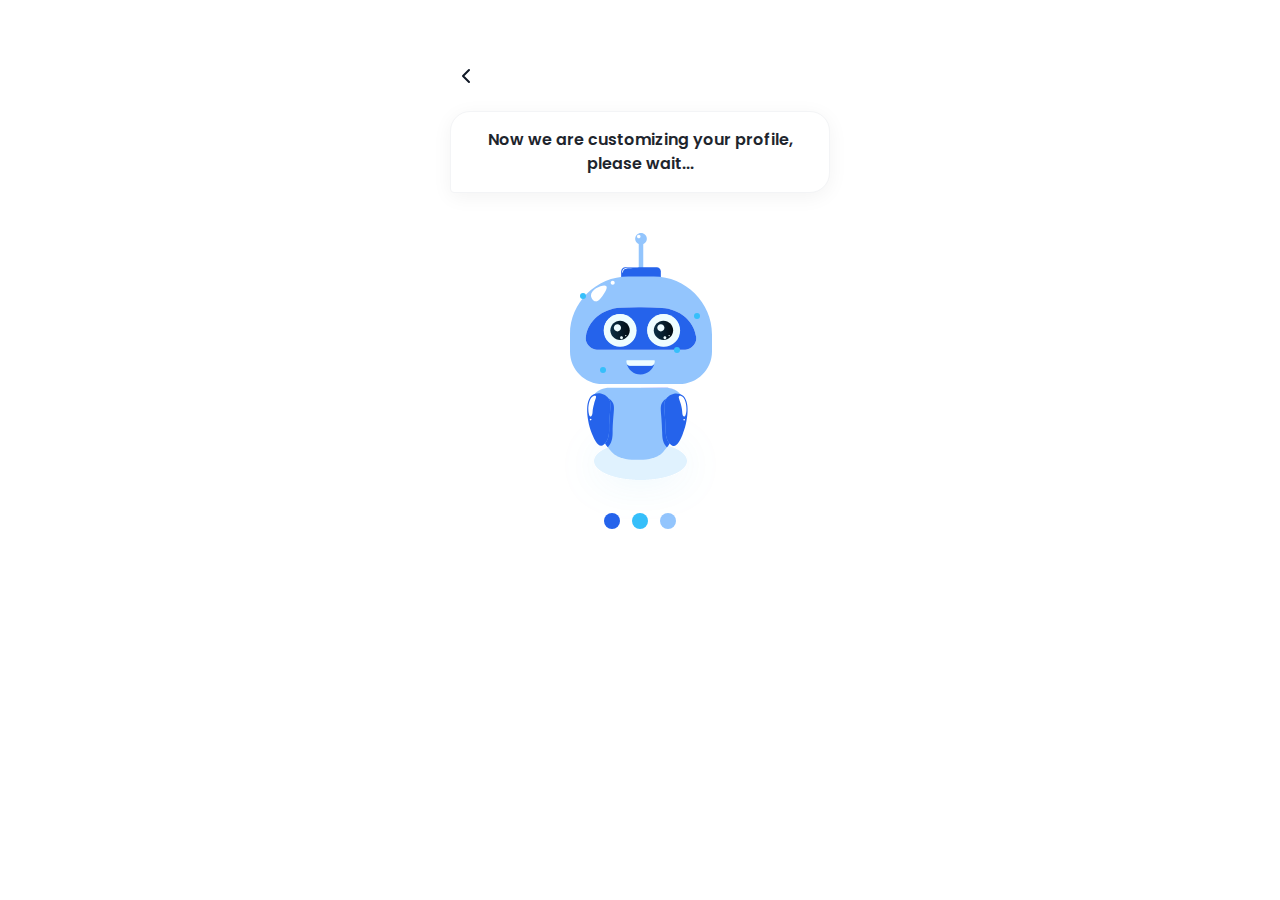
<file: page 6/index.html>
<!DOCTYPE html>
<html lang="en" dir="ltr">

<head>
    <meta charset="UTF-8">
    <meta name="viewport" content="width=device-width, initial-scale=1.0">
    <title>NURAL - Loading...</title>
    <link rel="preconnect" href="https://fonts.googleapis.com">
    <link rel="preconnect" href="https://fonts.gstatic.com" crossorigin>
    <link
        href="https://fonts.googleapis.com/css2?family=Poppins:wght@400;600;700&family=Quicksand:wght@600;700&display=swap"
        rel="stylesheet">
    <style>
        * {
            margin: 0;
            padding: 0;
            box-sizing: border-box;
        }

        body {
            font-family: 'Poppins', sans-serif;
            background: #ffffff;
            color: #1E252D;
            display: flex;
            justify-content: center;
            align-items: center;
            padding: 20px;
        }

        .container {
            max-width: 440px;
            width: 100%;
            background: white;
            border-radius: 20px;
            padding: 40px 30px;
            text-align: center;
            position: relative;
            min-height: 600px;
            display: flex;
            flex-direction: column;
            align-items: center;
            justify-content: center;
        }

        .message-bubble {
            background: white;
            color: #1E252D;
            padding: 16px 20px;
            border-radius: 20px 20px 20px 4px;
            font-size: 16px;
            font-weight: 600;
            line-height: 1.5;
            box-shadow: 0 4px 20px rgba(0, 0, 0, 0.05);
            border: 1px solid #f3f4f6;
        }

        .loading-animation {
            position: relative;
            width: 200px;
            height: 200px;
            margin: 40px auto;
        }

        .character {
            width: 128px;
            height: 196px;
            position: absolute;
            left: 50%;
            top: 50%;
            transform: translate(-50%, -50%);
            animation: float 3s ease-in-out infinite;
        }

        @keyframes float {

            0%,
            100% {
                transform: translate(-50%, -50%) translateY(0px);
            }

            50% {
                transform: translate(-50%, -50%) translateY(-20px);
            }
        }

        .bouncing-dots {
            display: flex;
            justify-content: center;
            align-items: center;
            gap: 12px;
            margin-top: 40px;
        }

        .dot {
            width: 16px;
            height: 16px;
            background: #2563EB;
            border-radius: 50%;
            animation: bounce 0.6s infinite alternate;
        }

        .dot:nth-child(2) {
            animation-delay: 0.2s;
            background: #36bffa;
        }

        .dot:nth-child(3) {
            animation-delay: 0.4s;
            background: #93C5FD;
        }

        @keyframes bounce {
            to {
                transform: translateY(-24px);
                opacity: 0.7;
            }
        }

        .progress-circle {
            width: 100px;
            height: 100px;
            margin: 30px auto;
            position: relative;
        }

        .progress-ring {
            transform: rotate(-90deg);
        }

        .progress-ring-circle {
            stroke: #36bffa;
            stroke-width: 6;
            fill: transparent;
            stroke-dasharray: 283;
            stroke-dashoffset: 283;
            animation: progress 3s linear infinite;
        }

        @keyframes progress {
            0% {
                stroke-dashoffset: 283;
            }

            100% {
                stroke-dashoffset: 0;
            }
        }

        .sparkles {
            position: absolute;
            width: 100%;
            height: 100%;
            pointer-events: none;
        }

        .sparkle {
            position: absolute;
            width: 6px;
            height: 6px;
            background: #36bffa;
            border-radius: 50%;
            animation: sparkle 2s ease-in-out infinite;
        }

        .sparkle:nth-child(1) {
            left: 20%;
            top: 30%;
            animation-delay: 0s;
        }

        .sparkle:nth-child(2) {
            right: 20%;
            top: 40%;
            animation-delay: 0.5s;
        }

        .sparkle:nth-child(3) {
            left: 30%;
            bottom: 30%;
            animation-delay: 1s;
        }

        .sparkle:nth-child(4) {
            right: 30%;
            bottom: 40%;
            animation-delay: 1.5s;
        }

        @keyframes sparkle {

            0%,
            100% {
                opacity: 0;
                transform: scale(0);
            }

            50% {
                opacity: 1;
                transform: scale(1);
            }
        }

        .bottom-indicator {
            width: 134px;
            height: 5px;
            background: rgba(17, 25, 39, 0.5);
            border-radius: 10px;
            margin-top: auto;
        }

        .back-btn {
            position: absolute;
            top: 40px;
            left: 30px;
            display: flex;
            align-items: center;
            justify-content: center;
            width: 32px;
            height: 32px;
            border-radius: 50%;

            color: #111927;
            text-decoration: none;
            transition: all 0.3s ease;
            z-index: 10;
        }

        .back-btn:hover {
            background: #e5e7eb;
            transform: translateX(-2px);
        }

        @media (max-width: 480px) {
            .container {
                padding: 30px 20px;
            }
        }
    </style>
</head>

<body>
    <div class="container">
        <a href="../page 4/index.html" class="back-btn">
            <svg xmlns="http://www.w3.org/2000/svg" width="24" height="24" viewBox="0 0 24 24" fill="none"
                stroke="currentColor" stroke-width="2" stroke-linecap="round" stroke-linejoin="round">
                <path d="M15 18l-6-6 6-6" />
            </svg>
        </a>
        <div class="message-bubble">
            Now we are customizing your profile, please wait...
        </div>

        <div class="loading-animation">
            <div class="sparkles">
                <div class="sparkle"></div>
                <div class="sparkle"></div>
                <div class="sparkle"></div>
                <div class="sparkle"></div>
            </div>
            <div class="N_boot_icon">
                <svg xmlns="http://www.w3.org/2000/svg" width="173" height="291" viewBox="0 0 173 291" fill="none">
                    <g filter="url(#filter0_d_1_360)">
                        <path
                            d="M89.2909 247V246.906H91.94V246.811H93.4537V246.717H94.9674V246.623H96.1974V246.529H97.1434V246.434H97.9949V246.34H98.941V246.246H99.7925V246.151H100.644V246.057H101.212V245.963H101.874V245.868H102.536V245.774H103.104V245.68H103.766V245.586H104.428V245.491H104.901V245.397H105.374V245.303H105.942V245.208H106.415V245.114H106.888V245.02H107.361V244.926H107.834V244.831H108.307V244.737H108.78V244.643H109.159V244.548H109.537V244.454H109.916V244.36H110.294V244.266H110.672V244.171H111.051V244.077H111.429V243.983H111.808V243.888H112.186V243.794H112.565V243.7H112.848V243.605H113.132V243.511H113.511V243.417H113.795V243.323H114.078V243.228H114.362V243.134H114.741V243.04H115.024V242.945H115.308V242.851H115.687V242.757H115.97V242.663H116.254V242.568H116.444V242.474H116.727V242.38H117.011V242.285H117.2V242.191H117.484V242.097H117.768V242.002H118.052V241.908H118.241V241.814H118.525V241.72H118.809V241.625H118.998V241.531H119.282V241.437H119.471V241.342H119.755V241.248H119.944V241.154H120.133V241.06H120.322V240.965H120.512V240.871H120.796V240.777H120.985V240.682H121.174V240.588H121.363V240.494H121.647V240.4H121.836V240.305H122.025V240.211H122.215V240.117H122.404V240.022H122.593V239.928H122.782V239.834H122.972V239.739H123.161V239.645H123.255V239.551H123.445V239.457H123.634V239.362H123.823V239.268H124.012V239.174H124.201V239.079H124.296V238.985H124.485V238.891H124.674V238.797H124.864V238.702H125.053V238.608H125.148V238.514H125.337V238.419H125.431V238.325H125.621V238.231H125.715V238.136H125.904V238.042H125.999V237.948H126.188V237.854H126.283V237.759H126.472V237.665H126.567V237.571H126.756V237.476H126.85V237.382H127.04V237.288H127.134V237.194H127.323V237.099H127.418V237.005H127.513V236.911H127.607V236.816H127.702V236.722H127.891V236.628H127.986V236.533H128.08V236.439H128.175V236.345H128.27V236.251H128.459V236.156H128.553V236.062H128.648V235.968H128.743V235.873H128.837V235.779H128.932V235.685H129.121V235.591H129.216V235.496H129.31V235.402H129.405V235.308H129.499V235.213H129.594V235.119H129.689V234.931H129.783V234.836H129.878V234.742H129.973V234.648H130.067V234.553H130.162V234.459H130.256V234.365H130.351V234.27H130.446V234.176H130.54V233.988H130.635V233.893H130.729V233.799H130.824V233.705H130.919V233.61H131.013V233.422H131.108V233.233H131.202V233.139H131.297V232.95H131.392V232.856H131.486V232.667H131.581V232.479H131.675V232.385H131.77V232.196H131.865V232.102H131.959V231.913H132.054V231.725H132.149V231.442H132.243V231.159H132.338V230.97H132.432V230.687H132.527V230.404H132.622V230.216H132.716V229.839H132.811V229.273H132.905V228.707H133V227.293H132.905V226.727H132.811V226.161H132.716V225.878H132.622V225.596H132.527V225.313H132.432V225.03H132.338V224.841H132.243V224.558H132.149V224.275H132.054V224.087H131.959V223.898H131.865V223.804H131.77V223.615H131.675V223.521H131.581V223.333H131.486V223.238H131.392V223.05H131.297V222.861H131.202V222.767H131.108V222.578H131.013V222.484H130.919V222.295H130.824V222.201H130.729V222.107H130.635V222.012H130.54V221.918H130.446V221.73H130.351V221.635H130.256V221.541H130.162V221.447H130.067V221.352H129.973V221.258H129.878V221.164H129.783V221.069H129.689V220.975H129.594V220.787H129.499V220.692H129.405V220.598H129.31V220.504H129.216V220.409H129.026V220.315H128.932V220.221H128.837V220.127H128.743V220.032H128.648V219.938H128.553V219.844H128.364V219.749H128.27V219.655H128.175V219.561H128.08V219.467H127.986V219.372H127.797V219.278H127.702V219.184H127.607V219.089H127.513V218.995H127.418V218.901H127.229V218.806H127.134V218.712H126.945V218.618H126.85V218.524H126.661V218.429H126.567V218.335H126.377V218.241H126.283V218.146H126.094V218.052H125.999V217.958H125.904V217.864H125.715V217.769H125.621V217.675H125.431V217.581H125.337V217.486H125.148V217.392H125.053V217.298H124.864V217.203H124.674V217.109H124.485V217.015H124.296V216.921H124.107V216.826H124.012V216.732H123.823V216.638H123.634V216.543H123.445V216.449H123.255V216.355H123.066V216.261H122.972V216.166H122.782V216.072H122.593V215.978H122.404V215.883H122.215V215.789H122.025V215.695H121.836V215.6H121.552V215.506H121.363V215.412H121.174V215.318H120.985V215.223H120.701V215.129H120.512V215.035H120.322V214.94H120.133V214.846H119.944V214.752H119.66V214.658H119.471V214.563H119.282V214.469H118.998V214.375H118.714V214.28H118.525V214.186H118.241V214.092H117.957V213.998H117.768V213.903H117.484V213.809H117.2V213.715H116.917V213.62H116.727V213.526H116.444V213.432H116.16V213.337H115.876V213.243H115.592V213.149H115.308V213.055H115.024V212.96H114.646V212.866H114.362V212.772H114.078V212.677H113.795V212.583H113.416V212.489H113.132V212.395H112.848V212.3H112.47V212.206H112.092V212.112H111.713V212.017H111.335V211.923H110.956V211.829H110.578V211.734H110.199V211.64H109.821V211.546H109.443V211.452H109.064V211.357H108.686V211.263H108.213V211.169H107.74V211.074H107.267V210.98H106.793V210.886H106.32V210.792H105.847V210.697H105.374V210.603H104.901V210.509H104.334V210.414H103.671V210.32H103.104V210.226H102.442V210.132H101.779V210.037H101.212V209.943H100.549V209.849H99.6979V209.754H98.8464V209.66H97.9003V209.566H97.0488V209.471H96.1027V209.377H94.7782V209.283H93.2645V209.189H91.7508V209.094H88.9125V209H84.1821V209.094H81.2492V209.189H79.7355V209.283H78.2218V209.377H76.8973V209.471H75.9512V209.566H75.0997V209.66H74.1536V209.754H73.3021V209.849H72.4507V209.943H71.883V210.037H71.2208V210.132H70.5585V210.226H69.9908V210.32H69.3286V210.414H68.6663V210.509H68.0987V210.603H67.6256V210.697H67.1526V210.792H66.6796V210.886H66.2065V210.98H65.7335V211.074H65.2604V211.169H64.7874V211.263H64.3143V211.357H63.9359V211.452H63.5575V211.546H63.179V211.64H62.8006V211.734H62.4222V211.829H62.0437V211.923H61.6653V212.017H61.2869V212.112H60.9084V212.206H60.53V212.3H60.1516V212.395H59.8678V212.489H59.5839V212.583H59.3001V212.677H58.9217V212.772H58.6378V212.866H58.354V212.96H58.0702V213.055H57.6918V213.149H57.4079V213.243H57.1241V213.337H56.8403V213.432H56.5565V213.526H56.2726V213.62H56.0834V213.715H55.7996V213.809H55.5158V213.903H55.3265V213.998H55.0427V214.092H54.7589V214.186H54.5697V214.28H54.2859V214.375H54.002V214.469H53.7182V214.563H53.529V214.658H53.3398V214.752H53.1506V214.846H52.8667V214.94H52.6775V215.035H52.4883V215.129H52.2991V215.223H52.0153V215.318H51.826V215.412H51.6368V215.506H51.4476V215.6H51.2584V215.695H50.9746V215.789H50.7853V215.883H50.5961V215.978H50.4069V216.072H50.2177V216.166H50.1231V216.261H49.9339V216.355H49.7447V216.449H49.5554V216.543H49.3662V216.638H49.177V216.732H49.0824V216.826H48.8932V216.921H48.704V217.015H48.5147V217.109H48.3255V217.203H48.1363V217.298H48.0417V217.392H47.8525V217.486H47.7579V217.581H47.5687V217.675H47.4741V217.769H47.2848V217.864H47.1902V217.958H47.001V218.052H46.9064V218.146H46.7172V218.241H46.6226V218.335H46.4334V218.429H46.3388V218.524H46.1495V218.618H46.0549V218.712H45.8657V218.806H45.7711V218.901H45.5819V218.995H45.4873V219.089H45.3927V219.184H45.2981V219.278H45.2035V219.372H45.1088V219.467H44.9196V219.561H44.825V219.655H44.7304V219.749H44.6358V219.844H44.5412V219.938H44.352V220.032H44.2574V220.127H44.1628V220.221H44.0682V220.315H43.9735V220.409H43.8789V220.504H43.6897V220.598H43.5951V220.692H43.5005V220.881H43.4059V220.975H43.3113V221.069H43.2167V221.164H43.1221V221.258H43.0275V221.352H42.9329V221.447H42.8382V221.541H42.7436V221.73H42.649V221.824H42.5544V221.918H42.4598V222.012H42.3652V222.107H42.2706V222.201H42.176V222.295H42.0814V222.484H41.9868V222.578H41.8922V222.767H41.7976V222.955H41.7029V223.05H41.6083V223.238H41.5137V223.333H41.4191V223.521H41.3245V223.71H41.2299V223.804H41.1353V223.993H41.0407V224.087H40.9461V224.37H40.8515V224.653H40.7569V224.841H40.6623V225.124H40.5676V225.407H40.473V225.596H40.3784V225.878H40.2838V226.256H40.1892V226.821H40.0946V227.387H40V228.613H40.0946V229.179H40.1892V229.744H40.2838V230.122H40.3784V230.404H40.473V230.687H40.5676V230.876H40.6623V231.159H40.7569V231.442H40.8515V231.63H40.9461V231.913H41.0407V232.007H41.1353V232.196H41.2299V232.385H41.3245V232.479H41.4191V232.667H41.5137V232.762H41.6083V232.95H41.7029V233.045H41.7976V233.233H41.8922V233.422H41.9868V233.516H42.0814V233.705H42.176V233.799H42.2706V233.893H42.3652V233.988H42.4598V234.082H42.5544V234.176H42.649V234.365H42.7436V234.459H42.8382V234.553H42.9329V234.648H43.0275V234.742H43.1221V234.836H43.2167V234.931H43.3113V235.025H43.4059V235.213H43.5005V235.308H43.5951V235.402H43.6897V235.496H43.7843V235.591H43.9735V235.685H44.0682V235.779H44.1628V235.873H44.2574V235.968H44.352V236.062H44.4466V236.156H44.6358V236.251H44.7304V236.345H44.825V236.439H44.9196V236.533H45.0142V236.628H45.2035V236.722H45.2981V236.816H45.3927V236.911H45.4873V237.005H45.5819V237.099H45.7711V237.194H45.8657V237.288H46.0549V237.382H46.1495V237.476H46.3388V237.571H46.4334V237.665H46.6226V237.759H46.7172V237.854H46.9064V237.948H47.001V238.042H47.0956V238.136H47.2848V238.231H47.3794V238.325H47.5687V238.419H47.6633V238.514H47.8525V238.608H47.9471V238.702H48.1363V238.797H48.3255V238.891H48.5147V238.985H48.704V239.079H48.8932V239.174H48.9878V239.268H49.177V239.362H49.3662V239.457H49.5554V239.551H49.7447V239.645H49.9339V239.739H50.0285V239.834H50.2177V239.928H50.4069V240.022H50.5961V240.117H50.7853V240.211H50.9746V240.305H51.1638V240.4H51.4476V240.494H51.6368V240.588H51.826V240.682H52.0153V240.777H52.2045V240.871H52.4883V240.965H52.6775V241.06H52.8667V241.154H53.0559V241.248H53.3398V241.342H53.529V241.437H53.7182V241.531H54.002V241.625H54.2859V241.72H54.4751V241.814H54.7589V241.908H55.0427V242.002H55.2319V242.097H55.5158V242.191H55.7996V242.285H55.9888V242.38H56.2726V242.474H56.5565V242.568H56.7457V242.663H57.0295V242.757H57.4079V242.851H57.6918V242.945H57.9756V243.04H58.2594V243.134H58.6378V243.228H58.9217V243.323H59.2055V243.417H59.4893V243.511H59.8678V243.605H60.1516V243.7H60.4354V243.794H60.8138V243.888H61.1923V243.983H61.5707V244.077H61.9491V244.171H62.3276V244.266H62.706V244.36H63.0844V244.454H63.4629V244.548H63.8413V244.643H64.2197V244.737H64.6928V244.831H65.1658V244.926H65.6389V245.02H66.1119V245.114H66.6796V245.208H67.1526V245.303H67.6256V245.397H68.0987V245.491H68.5717V245.586H69.234V245.68H69.8962V245.774H70.4639V245.868H71.1261V245.963H71.7884V246.057H72.3561V246.151H73.2075V246.246H74.059V246.34H75.0051V246.434H75.8566V246.529H76.8026V246.623H78.0326V246.717H79.5463V246.811H81.06V246.906H83.7091V247"
                            fill="#E0F2FE" />
                    </g>
                    <path d="M84.7324 37.3906H89.2666V7.75911H84.7324V37.3906Z" fill="#93C5FD" />
                    <path
                        d="M71.3392 53.7591H102.66C104.97 53.7591 106.842 51.8954 106.842 49.5957V38.4502C106.842 36.1505 104.97 34.2868 102.66 34.2868H71.3392C69.0305 34.2868 67.1577 36.1505 67.1577 38.4502V49.5957C67.1577 51.8954 69.0305 53.7591 71.3392 53.7591Z"
                        fill="#2563EB" />
                    <path
                        d="M48.7365 151.12H125.264C143.268 151.12 158 136.452 158 118.526V101.593C158 69.6965 131.789 43.5998 99.7542 43.5998H74.2458C42.2101 43.5998 16 69.6965 16 101.593V118.526C16 136.527 30.657 151.12 48.7365 151.12ZM86.9995 74.3337C94.2896 74.3337 101.304 74.5291 108.018 74.8775C125.592 75.7873 139.929 87.9042 142.113 103.665L142.16 104.004C142.804 108.657 140.229 113.193 135.665 115.439C133.807 116.353 131.724 116.832 129.607 116.832H44.393C42.2758 116.832 40.1939 116.353 38.335 115.439C33.7712 113.193 31.1958 108.657 31.8401 104.003C31.8558 103.89 31.8716 103.776 31.8873 103.662C34.0785 87.8424 48.5208 75.7734 66.1623 74.8674C72.0972 74.5632 78.2607 74.377 84.6371 74.3401C85.4286 74.3355 86.2145 74.3337 86.9995 74.3337Z"
                        fill="#93C5FD" />
                    <path
                        d="M44.3929 116.832H129.607C131.724 116.832 133.807 116.353 135.665 115.439C140.229 113.193 142.804 108.657 142.16 104.004L142.113 103.665C139.929 87.9042 125.592 75.7873 108.018 74.8775C101.304 74.5291 94.2896 74.3337 86.9995 74.3337C86.2145 74.3337 85.4285 74.3356 84.637 74.3402C78.2606 74.377 72.0971 74.5632 66.1623 74.8674C48.5207 75.7734 34.0785 87.8425 31.8873 103.662C31.8715 103.776 31.8558 103.89 31.8401 104.003C31.1958 108.657 33.7711 113.193 38.335 115.439C40.1938 116.353 42.2758 116.832 44.3929 116.832ZM66.0494 81.3609C74.9234 81.3609 82.1181 88.5245 82.1181 97.3602C82.1181 106.196 74.9234 113.359 66.0494 113.359C57.1754 113.359 49.9815 106.196 49.9815 97.3602C49.9815 88.5245 57.1754 81.3609 66.0494 81.3609ZM109.459 81.3609C118.333 81.3609 125.527 88.5245 125.527 97.3602C125.527 106.196 118.333 113.359 109.459 113.359C100.585 113.359 93.3898 106.196 93.3898 97.3602C93.3898 88.5245 100.585 81.3609 109.459 81.3609Z"
                        fill="#2563EB" />
                    <path
                        d="M93.1933 97.3937C93.1933 106.444 100.562 113.783 109.653 113.783C118.744 113.783 126.114 106.444 126.114 97.3937C126.114 88.3421 118.744 81.0045 109.653 81.0045C100.562 81.0045 93.1933 88.3421 93.1933 97.3937Z"
                        fill="#EEFDFF" />
                    <path
                        d="M99.7719 97.3606C99.7719 102.687 104.109 107.005 109.459 107.005C114.809 107.005 119.146 102.687 119.146 97.3606C119.146 92.033 114.809 87.7147 109.459 87.7147C104.109 87.7147 99.7719 92.033 99.7719 97.3606Z"
                        fill="url(#paint0_linear_1_360)" />
                    <path
                        d="M103.254 94.8601C103.254 96.8335 104.86 98.4336 106.842 98.4336C108.824 98.4336 110.431 96.8335 110.431 94.8601C110.431 92.8876 108.824 91.2875 106.842 91.2875C104.86 91.2875 103.254 92.8876 103.254 94.8601Z"
                        fill="#EEFDFF" />
                    <path
                        d="M109.459 104.757C109.459 105.544 110.101 106.182 110.891 106.182C111.682 106.182 112.323 105.544 112.323 104.757C112.323 103.97 111.682 103.331 110.891 103.331C110.101 103.331 109.459 103.97 109.459 104.757Z"
                        fill="#EEFDFF" />
                    <path
                        d="M114.442 102.618C114.442 103.011 114.762 103.331 115.157 103.331C115.553 103.331 115.873 103.011 115.873 102.618C115.873 102.224 115.553 101.905 115.157 101.905C114.762 101.905 114.442 102.224 114.442 102.618Z"
                        fill="#EEFDFF" />
                    <path
                        d="M49.6777 97.3937C49.6777 106.444 57.0472 113.783 66.1382 113.783C75.2291 113.783 82.5986 106.444 82.5986 97.3937C82.5986 88.3421 75.2291 81.0045 66.1382 81.0045C57.0472 81.0045 49.6777 88.3421 49.6777 97.3937Z"
                        fill="#EEFDFF" />
                    <path
                        d="M56.3619 97.3606C56.3619 102.687 60.6998 107.005 66.0496 107.005C71.3994 107.005 75.7373 102.687 75.7373 97.3606C75.7373 92.033 71.3994 87.7147 66.0496 87.7147C60.6998 87.7147 56.3619 92.033 56.3619 97.3606Z"
                        fill="url(#paint1_linear_1_360)" />
                    <path
                        d="M59.8433 94.8601C59.8433 96.8335 61.4504 98.4336 63.4324 98.4336C65.4144 98.4336 67.0205 96.8335 67.0205 94.8601C67.0205 92.8876 65.4144 91.2875 63.4324 91.2875C61.4504 91.2875 59.8433 92.8876 59.8433 94.8601Z"
                        fill="#EEFDFF" />
                    <path
                        d="M66.0498 104.757C66.0498 105.544 66.6913 106.182 67.4819 106.182C68.2725 106.182 68.9131 105.544 68.9131 104.757C68.9131 103.97 68.2725 103.331 67.4819 103.331C66.6913 103.331 66.0498 103.97 66.0498 104.757Z"
                        fill="#EEFDFF" />
                    <path
                        d="M71.0327 102.618C71.0327 103.011 71.353 103.331 71.7483 103.331C72.1436 103.331 72.4648 103.011 72.4648 102.618C72.4648 102.224 72.1436 101.905 71.7483 101.905C71.353 101.905 71.0327 102.224 71.0327 102.618Z"
                        fill="#EEFDFF" />
                    <path
                        d="M81.1899 5.78568C81.1899 8.98036 83.7912 11.5704 86.9998 11.5704C90.2093 11.5704 92.8105 8.98036 92.8105 5.78568C92.8105 2.59007 90.2093 2.57492e-05 86.9998 2.57492e-05C83.7912 2.57492e-05 81.1899 2.59007 81.1899 5.78568Z"
                        fill="#93C5FD" />
                    <path
                        d="M82.9611 3.52651C82.9611 4.50077 83.7536 5.29068 84.7321 5.29068C85.7096 5.29068 86.5039 4.50077 86.5039 3.52651C86.5039 2.55225 85.7096 1.76325 84.7321 1.76325C83.7536 1.76325 82.9611 2.55225 82.9611 3.52651Z"
                        fill="white" />
                    <path
                        d="M36.969 62.1492C36.8922 64.8507 39.1065 68.0804 41.6439 68.3569C44.0212 68.6159 45.9199 66.1973 47.8768 63.7022C49.807 61.244 54.0283 54.9293 52.3472 53.143C50.131 50.7871 37.1504 55.7773 36.969 62.1492Z"
                        fill="white" />
                    <path
                        d="M56.6691 49.844C56.6691 50.9546 57.5735 51.8542 58.689 51.8542C59.8045 51.8542 60.709 50.9546 60.709 49.844C60.709 48.7333 59.8045 47.8328 58.689 47.8328C57.5735 47.8328 56.6691 48.7333 56.6691 49.844Z"
                        fill="white" />
                    <path
                        d="M68.306 40.052C68.4504 40.0732 68.543 39.2271 69.2493 37.921C69.2493 37.921 69.5807 37.3099 69.9584 36.7919C71.1758 35.1245 75.3017 35.1614 75.6267 35.1641C82.054 35.2194 86.1855 34.8139 86.1846 34.8517C86.1836 34.8848 83.1695 34.8231 80.9616 34.7788C74.7306 34.6526 71.0175 34.3189 69.4271 35.9808C68.767 36.6702 68.4347 37.568 68.4347 37.568C67.9848 38.7865 68.1338 40.0271 68.306 40.052Z"
                        fill="white" />
                    <path
                        d="M72.6561 130.154C73.974 136.626 79.7226 141.49 86.6076 141.469C93.3985 141.458 99.0668 136.707 100.461 130.36C100.056 131.728 98.7473 132.664 97.2859 132.663L75.8976 132.711C74.3506 132.71 72.9661 131.664 72.6561 130.154Z"
                        fill="#2563EB" />
                    <path
                        d="M72.6567 130.154C72.9621 131.664 74.3534 132.714 75.9009 132.711L97.2849 132.666C98.8315 132.663 100.22 131.608 100.523 130.097C100.657 129.426 100.744 128.738 100.78 128.037C100.79 127.842 100.72 127.653 100.585 127.512C100.451 127.372 100.264 127.293 100.069 127.294L73.0911 127.349C72.8995 127.349 72.7157 127.428 72.5834 127.568C72.451 127.707 72.3819 127.894 72.3933 128.086C72.4306 128.789 72.5199 129.48 72.6567 130.154Z"
                        fill="#EEFDFF" />
                    <path
                        d="M36.1049 171.3C36.1049 171.495 36.1049 171.681 36.1132 171.859C36.1817 173.637 36.5983 174.974 36.802 175.576C42.6618 193.397 46.1722 202.795 51.0961 210.397C51.9468 211.71 52.8392 212.971 53.8001 214.207C55.0582 215.858 56.4357 217.467 57.9668 219.126C61.368 222.809 66.5122 224.476 68.1702 225.052C74.2328 227.186 79.5891 226.796 83.1522 226.83H83.7733C87.3439 226.796 92.6927 227.186 98.7553 225.052C100.413 224.476 105.566 222.809 108.959 219.126C118.312 208.991 121.909 200.568 130.123 175.576C130.318 175 130.71 173.756 130.803 172.088C130.829 171.606 130.837 171.122 130.811 170.64C130.633 167.651 129.417 164.722 127.258 162.047C123.558 157.458 117.845 154.944 111.935 154.918L83.4586 154.799L55.5007 154.689C49.4631 154.664 43.6134 157.187 39.7782 161.834C37.9249 164.087 36.7427 166.517 36.3095 169.023C36.2502 169.379 36.1984 169.742 36.165 170.098C36.1308 170.496 36.1049 170.893 36.1049 171.3Z"
                        fill="#93C5FD" />
                    <path
                        d="M83.4637 154.804L111.939 154.923C117.849 154.949 123.563 157.463 127.262 162.051C129.421 164.727 130.638 167.656 130.816 170.645C130.672 167.58 129.405 164.574 127.151 161.839C123.325 157.191 117.467 154.669 111.43 154.694L83.4637 154.804Z"
                        fill="url(#paint2_linear_1_360)" />
                    <path
                        d="M55.1592 196.576C55.5758 174.582 58.564 170.234 54.1567 165.001C53.6503 164.4 51.0647 161.331 46.8129 160.549C43.4247 159.925 40.3485 161.005 38.8942 161.826C30.0544 166.812 32.6779 188.427 38.4998 202.072C39.769 205.047 43.1748 213.027 47.3266 212.837C49.0263 212.759 50.2806 211.335 51.161 210.31C55.0537 205.77 55.0972 199.891 55.1592 196.576Z"
                        fill="#2563EB" />
                    <path
                        d="M51.0961 210.397C51.9468 211.71 52.8392 212.972 53.8001 214.208C54.1065 213.894 54.3787 213.581 54.624 213.292C58.5186 208.756 58.5611 202.88 58.6213 199.561C59.0379 177.566 62.0307 173.222 57.6178 167.99C57.2947 167.601 56.1126 166.204 54.1917 165.044C58.5445 170.259 55.5775 174.645 55.16 196.572C55.1007 199.891 55.0498 205.766 51.1636 210.313L51.0961 210.397Z"
                        fill="#2563EB" />
                    <path
                        d="M38.6316 178.262C38.7566 175.898 39.2019 174.159 40.0915 170.683C41.257 166.136 42.7178 163.919 41.7689 163.041C41.1514 162.47 39.9341 162.856 39.6592 162.943C35.485 164.269 34.1918 172.069 34.3705 176.949C34.4816 179.937 35.2147 183.279 36.3136 183.426C36.4876 183.449 36.9181 183.427 37.2263 183.155C38.4539 182.075 38.5363 180.057 38.6316 178.262Z"
                        fill="white" />
                    <path
                        d="M35.7641 186.601C35.7641 187.077 36.152 187.463 36.6306 187.463C37.1092 187.463 37.4971 187.077 37.4971 186.601C37.4971 186.125 37.1092 185.739 36.6306 185.739C36.152 185.739 35.7641 186.125 35.7641 186.601Z"
                        fill="white" />
                    <path
                        d="M111.656 196.715C111.24 174.721 108.251 170.373 112.659 165.14C113.165 164.54 115.751 161.47 120.003 160.688C123.391 160.064 126.467 161.144 127.921 161.965C136.761 166.951 134.137 188.566 128.316 202.211C127.046 205.186 123.641 213.166 119.489 212.976C117.789 212.898 116.535 211.475 115.654 210.449C111.762 205.909 111.718 200.03 111.656 196.715Z"
                        fill="#2563EB" />
                    <path
                        d="M115.719 210.536C114.869 211.849 113.976 213.111 113.015 214.347C112.709 214.033 112.437 213.72 112.191 213.432C108.297 208.895 108.254 203.019 108.194 199.7C107.778 177.705 104.785 173.362 109.198 168.129C109.521 167.74 110.703 166.344 112.624 165.183C108.271 170.398 111.238 174.784 111.655 196.712C111.715 200.03 111.766 205.905 115.652 210.452L115.719 210.536Z"
                        fill="#2563EB" />
                    <path
                        d="M128.184 178.401C128.059 176.037 127.614 174.298 126.724 170.822C125.558 166.275 124.098 164.058 125.047 163.18C125.664 162.609 126.881 162.995 127.156 163.082C131.33 164.408 132.624 172.208 132.445 177.088C132.334 180.076 131.601 183.418 130.502 183.565C130.328 183.588 129.897 183.566 129.589 183.294C128.362 182.214 128.279 180.196 128.184 178.401Z"
                        fill="white" />
                    <path
                        d="M131.051 186.74C131.051 187.216 130.663 187.603 130.185 187.603C129.706 187.603 129.318 187.216 129.318 186.74C129.318 186.264 129.706 185.878 130.185 185.878C130.663 185.878 131.051 186.264 131.051 186.74Z"
                        fill="white" />
                    <defs>
                        <filter id="filter0_d_1_360" x="0" y="173" width="173" height="118" filterUnits="userSpaceOnUse"
                            color-interpolation-filters="sRGB">
                            <feFlood flood-opacity="0" result="BackgroundImageFix" />
                            <feColorMatrix in="SourceAlpha" type="matrix"
                                values="0 0 0 0 0 0 0 0 0 0 0 0 0 0 0 0 0 0 127 0" result="hardAlpha" />
                            <feOffset dy="4" />
                            <feGaussianBlur stdDeviation="20" />
                            <feComposite in2="hardAlpha" operator="out" />
                            <feColorMatrix type="matrix"
                                values="0 0 0 0 0.105882 0 0 0 0 0.662745 0 0 0 0 0.882353 0 0 0 0.08 0" />
                            <feBlend mode="normal" in2="BackgroundImageFix" result="effect1_dropShadow_1_360" />
                            <feBlend mode="normal" in="SourceGraphic" in2="effect1_dropShadow_1_360" result="shape" />
                        </filter>
                        <linearGradient id="paint0_linear_1_360" x1="119.146" y1="97.3606" x2="99.7721" y2="97.3606"
                            gradientUnits="userSpaceOnUse">
                            <stop stop-color="#030D14" />
                            <stop offset="1" stop-color="#0B2F45" />
                        </linearGradient>
                        <linearGradient id="paint1_linear_1_360" x1="75.7373" y1="97.3606" x2="56.363" y2="97.3606"
                            gradientUnits="userSpaceOnUse">
                            <stop stop-color="#030D14" />
                            <stop offset="1" stop-color="#0B2F45" />
                        </linearGradient>
                        <linearGradient id="paint2_linear_1_360" x1="130.816" y1="170.645" x2="95.4281" y2="140.601"
                            gradientUnits="userSpaceOnUse">
                            <stop stop-color="#6CEFEF" />
                            <stop offset="0.650677" stop-color="#4648FF" />
                            <stop offset="1" stop-color="#712FFF" />
                        </linearGradient>
                    </defs>
                </svg>
            </div>
        </div>



        <div class="bouncing-dots">
            <div class="dot"></div>
            <div class="dot"></div>
            <div class="dot"></div>
        </div>


    </div>

    <script>
        // محاكاة التحميل والانتقال التلقائي
        setTimeout(() => {
            // window.location.href = 'complete.html';
            alert('تم تخصيص ملفك الشخصي بنجاح! ✓');
        }, 5000); // 5 ثواني
    </script>
</body>

</html>
</file>
